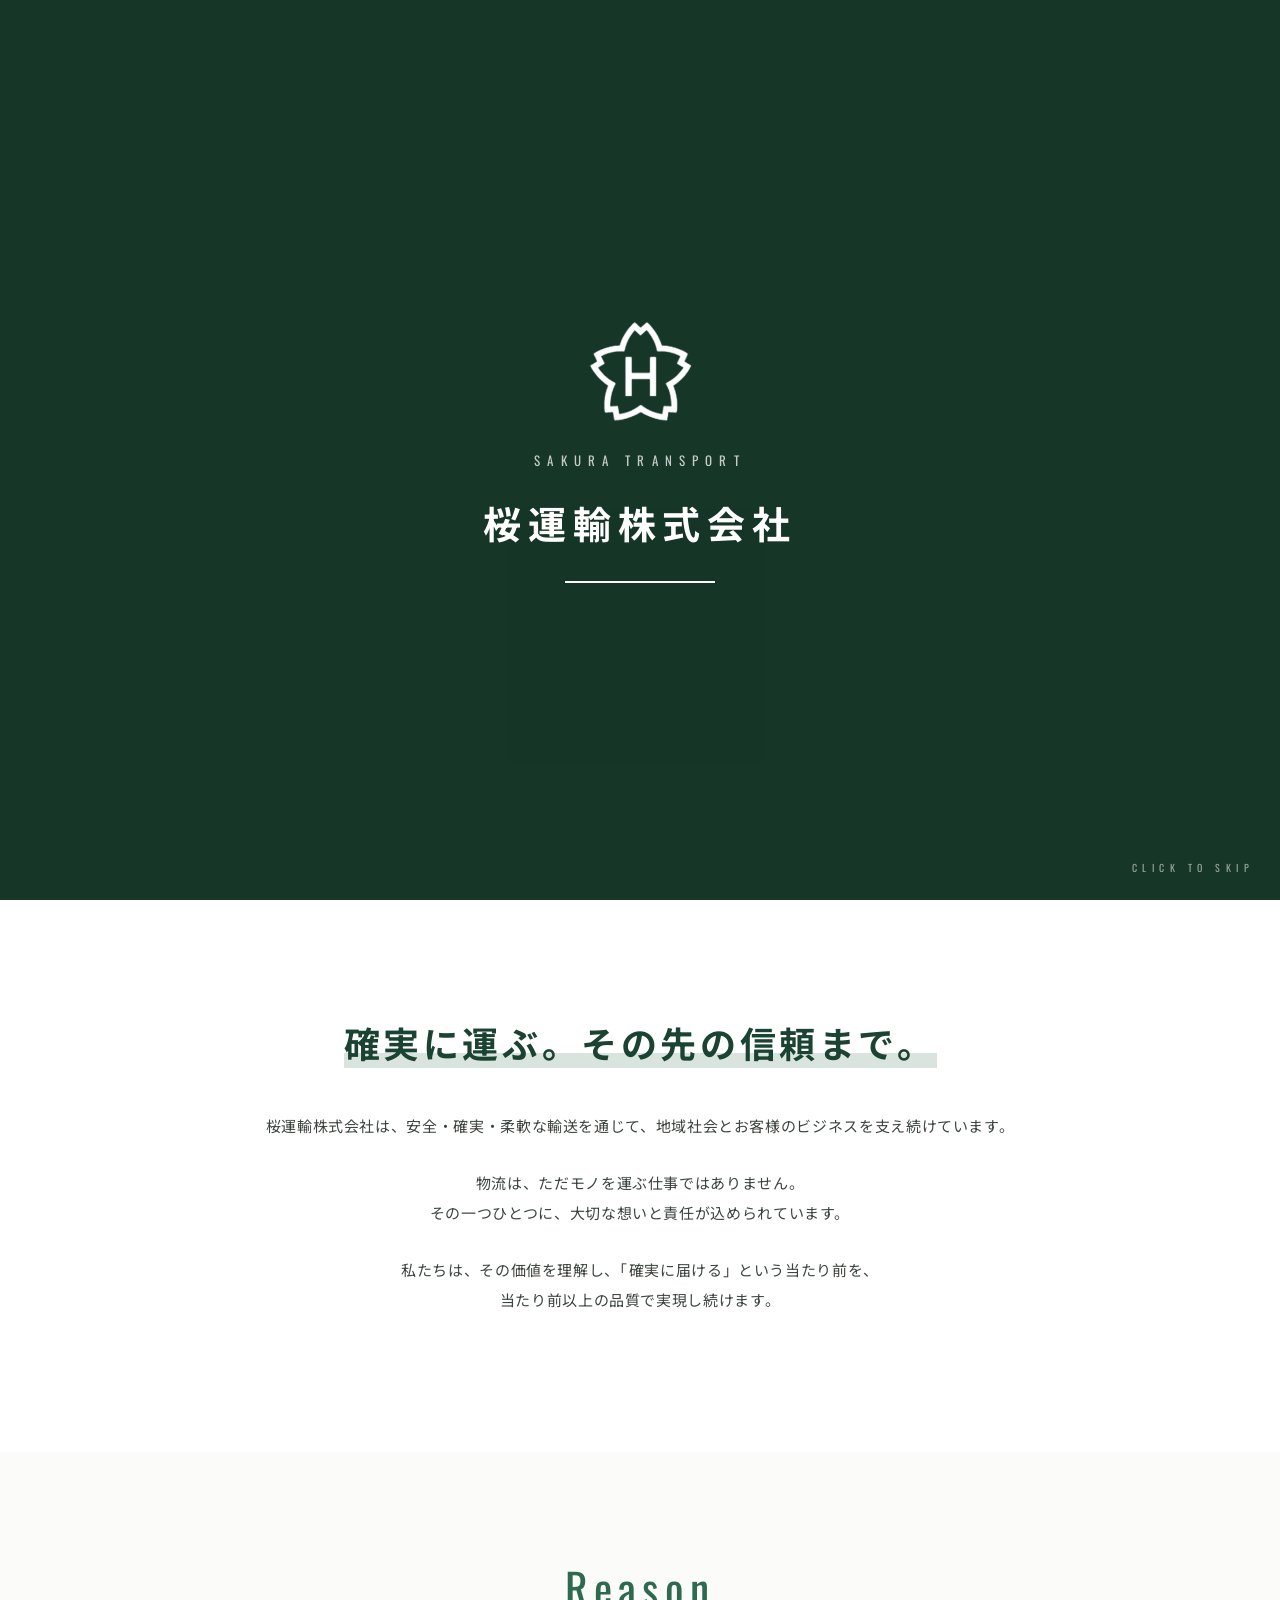
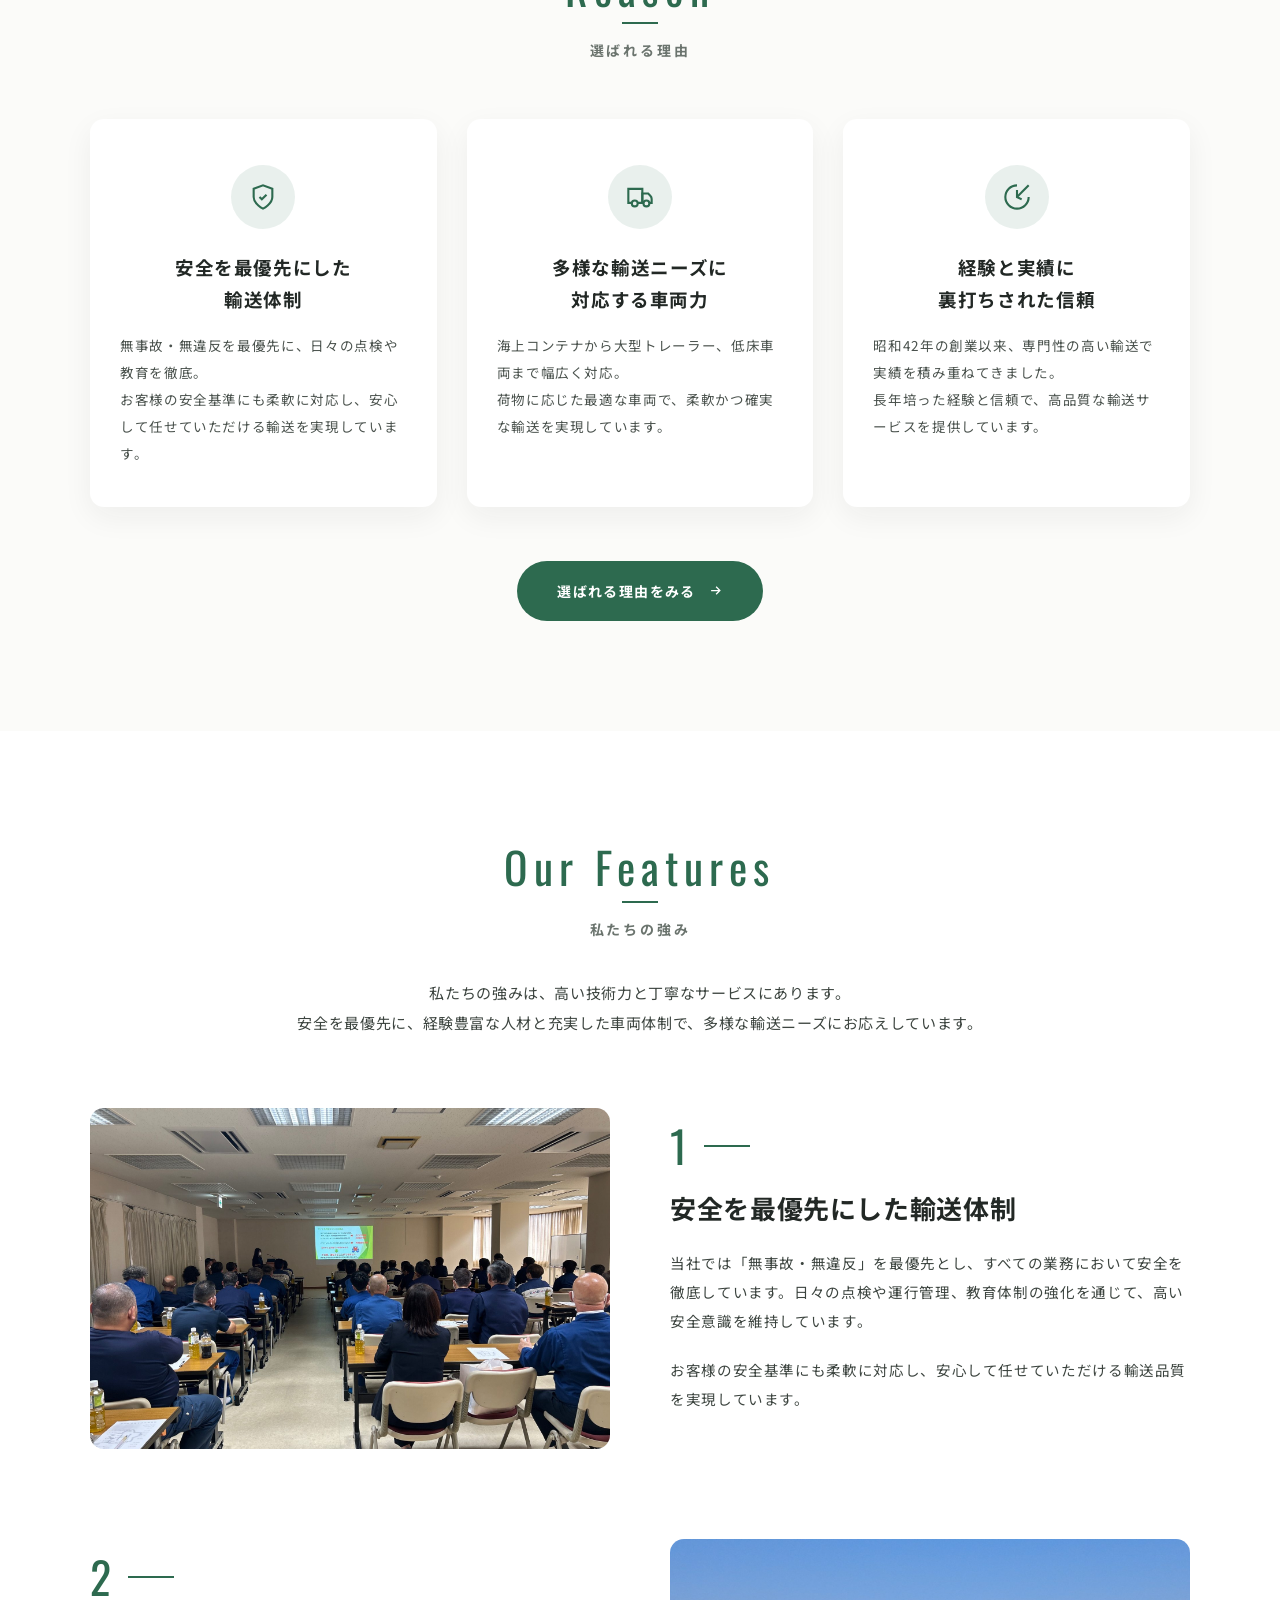
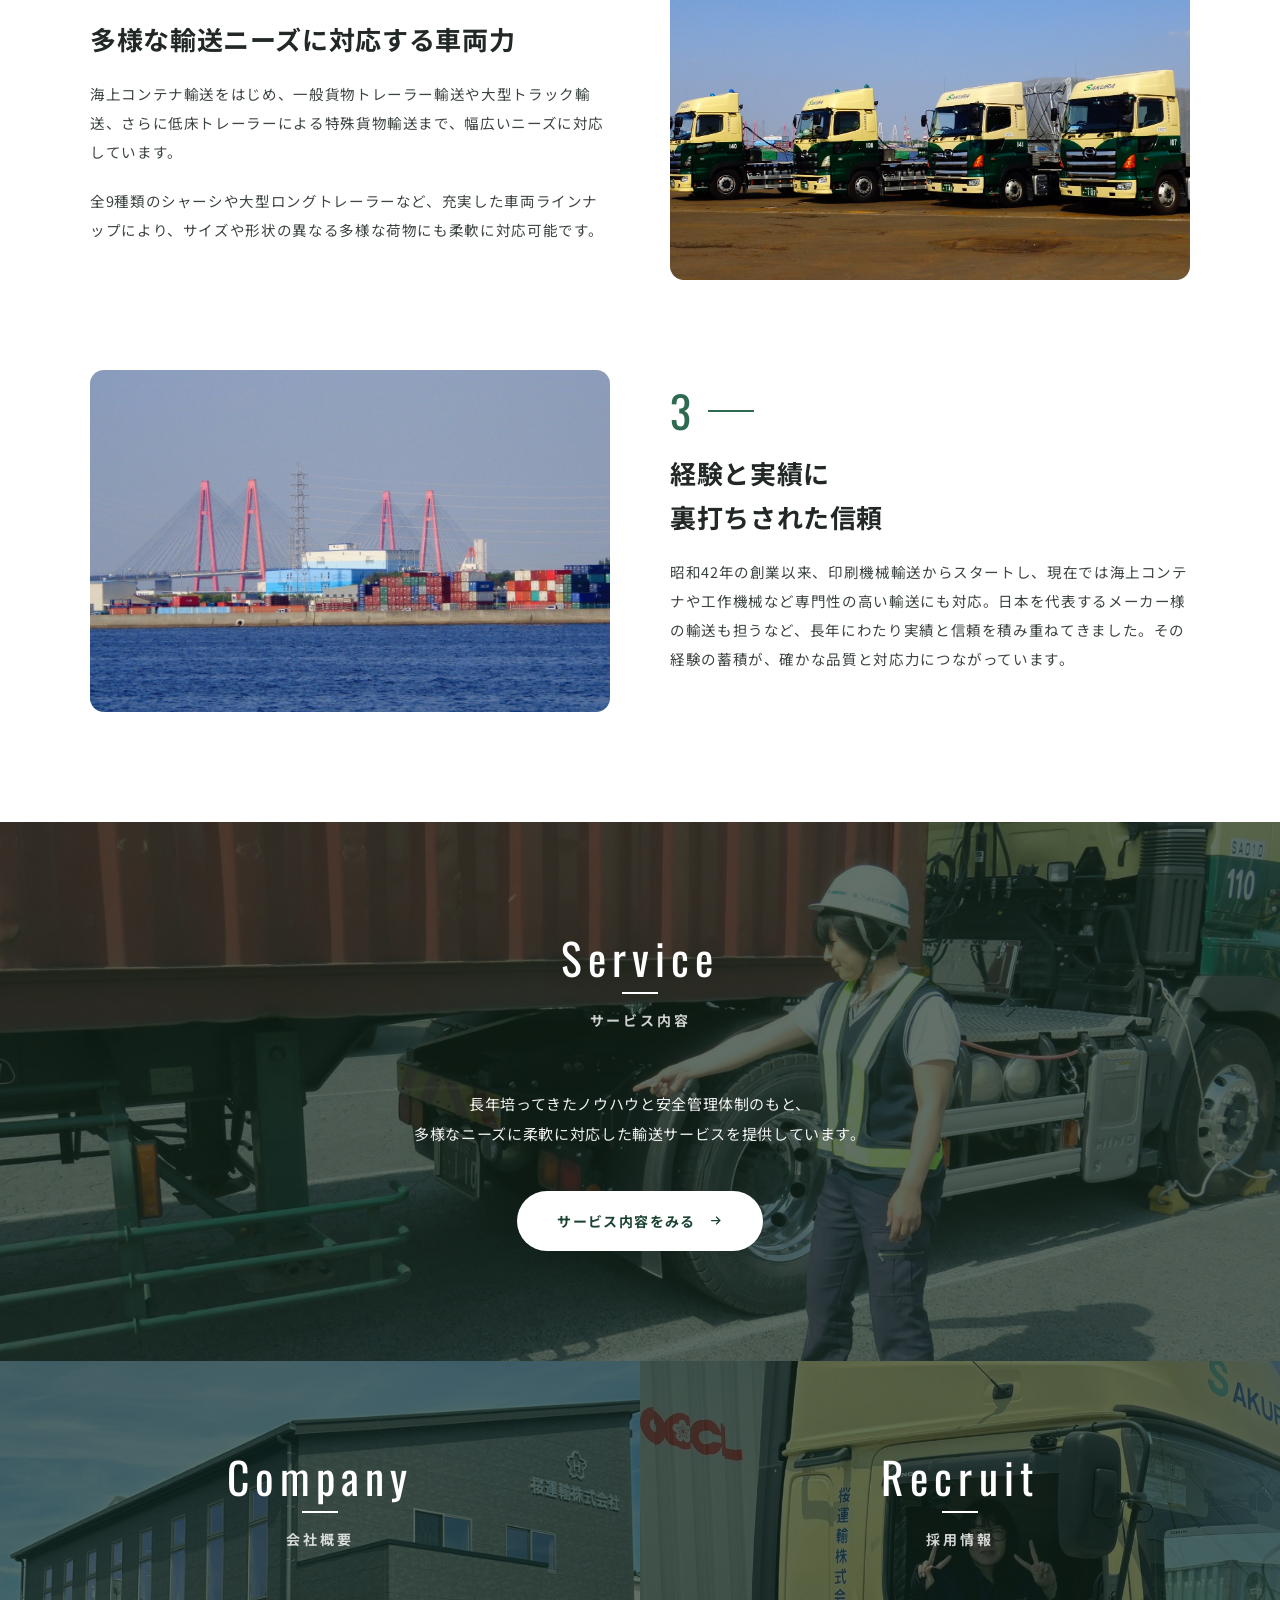
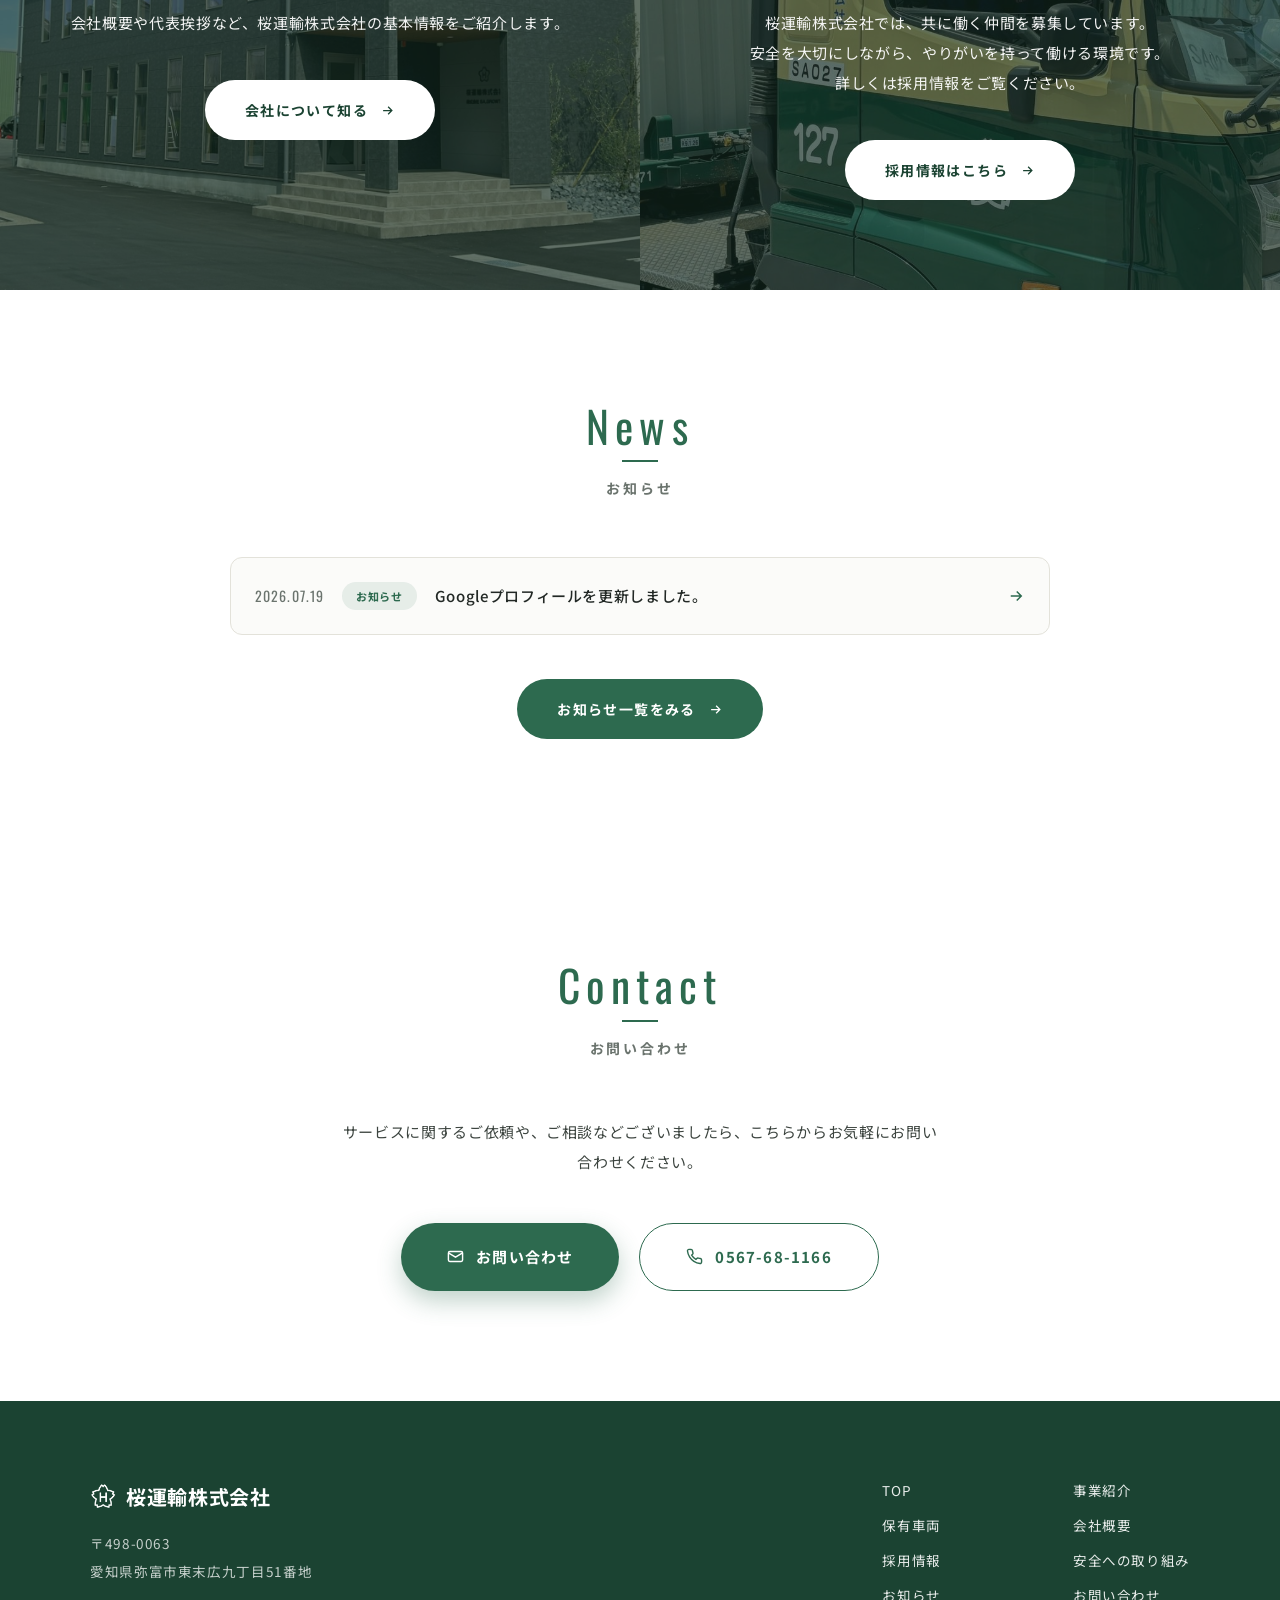
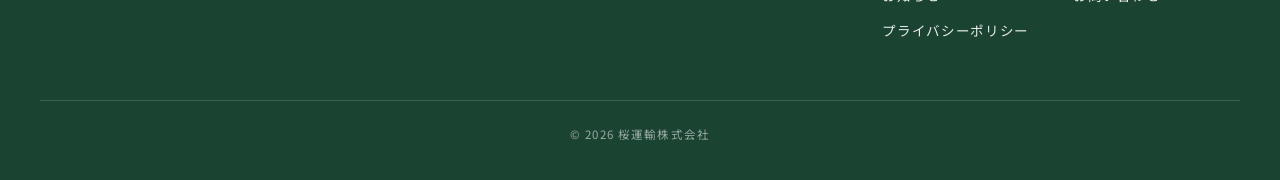
<file: index.html>
<!DOCTYPE html>
<html lang="ja">
<head>
<meta charset="UTF-8">
<meta name="viewport" content="width=device-width, initial-scale=1.0">
<meta name="description" content="愛知県弥富市の桜運輸株式会社。海上コンテナ輸送を中心に、特殊輸送・トレーラー輸送・ミキサー輸送まで、安全・確実な輸送サービスを提供します。">
<link rel="icon" type="image/png" href="assets/img/logo_sakura.png">
<title>桜運輸株式会社｜愛知県弥富市の海上コンテナ・貨物輸送</title>
<link rel="preconnect" href="https://fonts.googleapis.com">
<link rel="preconnect" href="https://fonts.gstatic.com" crossorigin>
<link href="https://fonts.googleapis.com/css2?family=Noto+Sans+JP:wght@400;500;700&family=Oswald:wght@400;500&display=swap" rel="stylesheet">
<link rel="canonical" href="https://www.sakuraunyu.com/">
<meta property="og:type" content="website">
<meta property="og:locale" content="ja_JP">
<meta property="og:site_name" content="桜運輸株式会社">
<meta property="og:title" content="桜運輸株式会社｜愛知県弥富市の海上コンテナ・貨物輸送">
<meta property="og:description" content="愛知県弥富市の桜運輸株式会社。海上コンテナ輸送を中心に、特殊輸送・トレーラー輸送・ミキサー輸送まで、安全・確実な輸送サービスを提供します。">
<meta property="og:url" content="https://www.sakuraunyu.com/">
<meta property="og:image" content="https://www.sakuraunyu.com/assets/img/slide1.jpg">
<meta name="twitter:card" content="summary_large_image">
<script type="application/ld+json">
{
  "@context": "https://schema.org",
  "@type": "LocalBusiness",
  "@id": "https://www.sakuraunyu.com/#business",
  "name": "桜運輸株式会社",
  "alternateName": "SAKURA TRANSPORT",
  "url": "https://www.sakuraunyu.com/",
  "logo": "https://www.sakuraunyu.com/assets/img/logo_sakura.png",
  "image": "https://www.sakuraunyu.com/assets/img/slide1.jpg",
  "telephone": "+81-567-68-1166",
  "foundingDate": "1967-05",
  "description": "愛知県弥富市の運送会社。海上コンテナ輸送を中心に、特殊輸送・トレーラー輸送・コンクリートミキサー輸送まで、安全・確実な輸送サービスを提供します。",
  "address": {
    "@type": "PostalAddress",
    "postalCode": "498-0063",
    "addressRegion": "愛知県",
    "addressLocality": "弥富市",
    "streetAddress": "東末広九丁目51番地",
    "addressCountry": "JP"
  },
  "areaServed": ["東海", "関東", "関西"],
  "knowsAbout": ["海上コンテナ輸送", "トレーラー輸送", "一般貨物輸送", "コンクリートミキサー輸送"]
}
</script>
<script type="application/ld+json">
{
  "@context": "https://schema.org",
  "@type": "WebSite",
  "name": "桜運輸株式会社",
  "url": "https://www.sakuraunyu.com/"
}
</script>
<style>
:root{
  --green:#2d6a4f;
  --green-deep:#1b4332;
  --ink:#222825;
  --gray:#6b746e;
  --bg:#fbfbf9;
  --sans:"Noto Sans JP","Hiragino Kaku Gothic ProN",sans-serif;
  --en:"Oswald",sans-serif;
}
*{margin:0;padding:0;box-sizing:border-box}
html{scroll-behavior:smooth}
body{font-family:var(--sans);color:var(--ink);background:var(--bg);line-height:2;letter-spacing:.04em;overflow-x:hidden}
img{max-width:100%;display:block}
a{color:inherit;text-decoration:none}
ul{list-style:none}

/* ============ 読み込み時のオープニング演出 ============
   写真7枚の高速モンタージュ → 桜マーク＋社名の文字アニメ → 上へスライドして本編へ
   （--t はロゴ演出の開始時刻。2回目以降は .op-short で写真を飛ばして短縮再生） */
.opening{--t:3.85s;position:fixed;inset:0;z-index:1000;background:var(--green-deep);display:grid;place-items:center;overflow:hidden;cursor:pointer;transition:transform .9s cubic-bezier(.77,0,.18,1) .15s}
.opening.done{transform:translateY(-100%)}
.op-slides{position:absolute;inset:0}
.op-slides img{position:absolute;inset:0;width:100%;height:100%;object-fit:cover;opacity:0;animation:op-cut .62s cubic-bezier(.3,0,.4,1) both}
.op-slides::after{content:"";position:absolute;inset:0;background:rgba(10,25,17,.3)}
.op-slides img:nth-child(1){animation-delay:.15s}
.op-slides img:nth-child(2){animation-delay:.65s}
.op-slides img:nth-child(3){animation-delay:1.15s}
.op-slides img:nth-child(4){animation-delay:1.65s}
.op-slides img:nth-child(5){animation-delay:2.15s}
.op-slides img:nth-child(6){animation-delay:2.65s}
.op-slides img:nth-child(7){animation-delay:3.15s}
@keyframes op-cut{0%{opacity:0;transform:scale(1.07)}12%{opacity:1}88%{opacity:1;transform:scale(1)}100%{opacity:0}}
.op-brand{position:relative;z-index:2;text-align:center;color:#fff}
.op-mark{width:clamp(72px,10vw,110px);height:auto;margin:0 auto 18px;opacity:0;animation:op-mark .8s cubic-bezier(.34,1.45,.4,1) calc(var(--t)) both}
@keyframes op-mark{from{opacity:0;transform:scale(.2) rotate(-150deg)}to{opacity:1;transform:scale(1) rotate(0deg)}}
.op-brand .en{font-family:var(--en);font-size:13px;letter-spacing:.55em;display:block;margin-bottom:12px;color:rgba(255,255,255,.75);opacity:0;animation:op-en 1s calc(var(--t) + .85s) both}
@keyframes op-en{from{opacity:0;letter-spacing:.95em}to{opacity:1;letter-spacing:.55em}}
.op-brand .ja{font-size:clamp(24px,3.6vw,38px);font-weight:700;letter-spacing:.18em;display:block;overflow:hidden}
.op-brand .ja i{font-style:normal;display:inline-block;transform:translateY(120%);animation:op-rise .7s cubic-bezier(.22,1,.36,1) both}
.op-brand .ja i:nth-child(1){animation-delay:calc(var(--t) + .30s)}
.op-brand .ja i:nth-child(2){animation-delay:calc(var(--t) + .37s)}
.op-brand .ja i:nth-child(3){animation-delay:calc(var(--t) + .44s)}
.op-brand .ja i:nth-child(4){animation-delay:calc(var(--t) + .51s)}
.op-brand .ja i:nth-child(5){animation-delay:calc(var(--t) + .58s)}
.op-brand .ja i:nth-child(6){animation-delay:calc(var(--t) + .65s)}
.op-brand .ja i:nth-child(7){animation-delay:calc(var(--t) + .72s)}
@keyframes op-rise{to{transform:translateY(0)}}
.op-brand .bar{width:0;height:2px;background:#fff;margin:20px auto 0;animation:op-bar .9s cubic-bezier(.22,1,.36,1) calc(var(--t) + 1.15s) both}
@keyframes op-bar{to{width:150px}}
.opening.done .op-brand{animation:op-out .4s forwards}
@keyframes op-out{to{opacity:0}}
.op-skip{position:absolute;right:26px;bottom:22px;z-index:3;font-family:var(--en);font-size:10px;letter-spacing:.3em;color:rgba(255,255,255,.55);opacity:0;animation:op-en 1s 1.2s forwards}
/* 同一セッション2回目以降：写真モンタージュを省略した短縮版 */
.opening.op-short{--t:.15s}
.opening.op-short .op-slides{display:none}

/* ============ ページ遷移カーテン ============ */
.curtain{position:fixed;inset:0;z-index:990;pointer-events:none;display:grid;place-items:center}
.curtain::before{content:"";position:absolute;inset:0;background:var(--green-deep);transform:scaleY(0);transform-origin:bottom}
.curtain .mark{position:relative;color:#fff;font-size:26px;font-weight:700;letter-spacing:.3em;opacity:0}
.curtain.play{pointer-events:auto}
.curtain.play::before{animation:cur-in .55s cubic-bezier(.77,0,.18,1) forwards,cur-out .55s cubic-bezier(.77,0,.18,1) .75s forwards}
.curtain.play .mark{animation:mark-in .4s .35s forwards,op-out .3s .85s forwards}
@keyframes cur-in{to{transform:scaleY(1);transform-origin:bottom}}
@keyframes cur-out{from{transform:scaleY(1);transform-origin:top}to{transform:scaleY(0);transform-origin:top}}
@keyframes mark-in{from{opacity:0;transform:translateY(14px)}to{opacity:1;transform:none}}

/* ============ ヘッダー（元と同じ白ヘッダー＋動きだけ追加） ============ */
.header{position:fixed;top:0;left:0;right:0;z-index:100;display:flex;align-items:center;justify-content:space-between;background:#fff;height:76px;padding-left:32px;box-shadow:0 1px 0 rgba(0,0,0,.06);transform:translateY(-100%);transition:height .35s}
body.loaded .header{animation:hd-in .7s cubic-bezier(.22,1,.36,1) .75s forwards}
@keyframes hd-in{to{transform:none}}
.header.shrink{height:62px}
.brand{font-size:19px;font-weight:700;letter-spacing:.06em}
.gnav{display:flex;align-items:center;height:100%}
.gnav a:not(.cta){font-size:14px;font-weight:700;padding:0 16px;position:relative;height:100%;display:flex;align-items:center;transition:color .3s}
.gnav a:not(.cta)::after{content:"";position:absolute;left:16px;right:16px;bottom:16px;height:2px;background:var(--green);transform:scaleX(0);transform-origin:right;transition:transform .35s cubic-bezier(.22,1,.36,1)}
.gnav a:not(.cta):hover{color:var(--green)}
.gnav a:not(.cta):hover::after{transform:scaleX(1);transform-origin:left}
.gnav .cta{display:flex;align-items:center;height:100%;background:var(--green);color:#fff;font-weight:700;padding:0 34px;margin-left:14px;position:relative;overflow:hidden}
.gnav .cta span{position:relative;z-index:1}
.gnav .cta::before{content:"";position:absolute;inset:0;background:var(--green-deep);transform:scaleX(0);transform-origin:right;transition:transform .4s cubic-bezier(.22,1,.36,1)}
.gnav .cta:hover::before{transform:scaleX(1);transform-origin:left}
@media(max-width:1080px){.gnav a:not(.cta){display:none}}

/* ============ ハンバーガーメニュー（全画面ドロワー） ============ */
.menu-btn{width:76px;height:100%;flex:0 0 auto;background:var(--green-deep);border:none;cursor:pointer;position:relative;z-index:210;display:none;place-items:center}
.menu-btn .bars{width:26px;height:18px;position:relative}
.menu-btn .bars span{position:absolute;left:0;width:100%;height:2px;background:#fff;border-radius:2px;transition:transform .35s cubic-bezier(.22,1,.36,1),opacity .25s,top .35s}
.menu-btn .bars span:nth-child(1){top:0}
.menu-btn .bars span:nth-child(2){top:8px}
.menu-btn .bars span:nth-child(3){top:16px}
body.menu-open .menu-btn .bars span:nth-child(1){top:8px;transform:rotate(45deg)}
body.menu-open .menu-btn .bars span:nth-child(2){opacity:0}
body.menu-open .menu-btn .bars span:nth-child(3){top:8px;transform:rotate(-45deg)}
/* PCでは非表示。1080px以下（タブレット・スマホ）でのみ表示する。
   この上書きは .menu-btn の display:none より後に書くこと（メディアクエリは詳細度を上げないため） */
@media(max-width:1080px){.menu-btn{display:grid}}
.mnav{position:fixed;inset:0;z-index:205;background:var(--green-deep);display:grid;place-items:center;opacity:0;pointer-events:none;transition:opacity .45s}
body.menu-open .mnav{opacity:1;pointer-events:auto}
.mnav nav{display:grid;grid-template-columns:repeat(2,auto);gap:30px 72px;font-size:18px;font-weight:700;color:#fff;letter-spacing:.06em}
.mnav nav a{opacity:0;transform:translateY(16px);transition:opacity .5s cubic-bezier(.22,1,.36,1),transform .5s cubic-bezier(.22,1,.36,1),color .3s}
body.menu-open .mnav nav a{opacity:1;transform:none}
.mnav nav a:nth-child(2n){transition-delay:.08s}
.mnav nav a:hover{color:#9fd4b4}
@media(max-width:480px){.mnav nav{gap:24px 44px;font-size:16px}}

/* ============ ヒーロー（元と同じ写真・同じコピー） ============ */
.hero{position:relative;height:100svh;min-height:600px;overflow:hidden;display:flex;align-items:center}
.hero__bg{position:absolute;inset:0;background:url("assets/img/slide1.jpg") center/cover no-repeat;transform:scale(1.12)}
body.loaded .hero__bg{animation:kenburns 8s cubic-bezier(.22,1,.36,1) .6s forwards}
@keyframes kenburns{to{transform:scale(1)}}
.hero::after{content:"";position:absolute;inset:0;background:linear-gradient(to right,rgba(15,30,22,.5),rgba(15,30,22,.12) 60%)}
.hero__inner{position:relative;z-index:2;color:#fff;padding:60px 40px 0;max-width:1220px;margin:0 auto;width:100%}
.hero h1{font-size:clamp(30px,4.8vw,58px);font-weight:700;line-height:1.6;letter-spacing:.06em;text-shadow:0 2px 22px rgba(0,0,0,.4)}
.hero h1 .line{display:block;overflow:hidden}
.hero h1 .line span{display:inline-block;transform:translateY(112%);}
body.loaded .hero h1 .line:nth-child(1) span{animation:rise 1s cubic-bezier(.22,1,.36,1) 1.05s forwards}
body.loaded .hero h1 .line:nth-child(2) span{animation:rise 1s cubic-bezier(.22,1,.36,1) 1.22s forwards}
@keyframes rise{to{transform:translateY(0)}}
.hero__co{margin-top:26px;font-size:clamp(16px,1.8vw,22px);font-weight:700;letter-spacing:.14em;opacity:0}
body.loaded .hero__co{animation:fade-up 1s 1.6s forwards}
@keyframes fade-up{from{opacity:0;transform:translateY(18px)}to{opacity:1;transform:none}}
.hero__scroll{position:absolute;left:40px;bottom:0;z-index:3;color:#fff;font-family:var(--en);font-size:10px;letter-spacing:.3em;display:flex;flex-direction:column;align-items:center;gap:10px;opacity:0}
body.loaded .hero__scroll{animation:fade-up 1s 2s forwards}
.hero__scroll::after{content:"";width:1px;height:60px;background:linear-gradient(#fff,transparent);animation:scr 2.2s 2s infinite}
@keyframes scr{0%{transform:scaleY(0);transform-origin:top}45%{transform:scaleY(1);transform-origin:top}55%{transform:scaleY(1);transform-origin:bottom}100%{transform:scaleY(0);transform-origin:bottom}}

/* ============ 共通 ============ */
.section{padding:110px 40px}
.wrap{max-width:1100px;margin:0 auto}
.label{text-align:center;margin-bottom:54px}
.label .en{font-family:var(--en);font-size:clamp(30px,3.4vw,44px);letter-spacing:.14em;color:var(--green);display:block;line-height:1.2}
.label .ja{font-size:14px;font-weight:700;letter-spacing:.2em;color:var(--gray);display:inline-block;margin-top:8px;position:relative;padding-top:14px}
.label .ja::before{content:"";position:absolute;top:0;left:50%;transform:translateX(-50%);width:36px;height:2px;background:var(--green)}
.more{display:inline-flex;align-items:center;gap:12px;font-size:14px;font-weight:700;letter-spacing:.1em;color:#fff;background:var(--green);padding:16px 40px;border-radius:999px;position:relative;overflow:hidden;transition:box-shadow .3s,transform .3s}
.more:hover{transform:translateY(-3px);box-shadow:0 12px 26px rgba(45,106,79,.35)}
.more .ic{display:inline-flex;transition:transform .3s}
.more:hover .ic{transform:translateX(5px)}
.more svg{width:15px;height:15px}
/* スクロール連動表示 */
.rev{opacity:0;transform:translateY(38px);transition:opacity 1s cubic-bezier(.22,1,.36,1),transform 1s cubic-bezier(.22,1,.36,1)}
.rev.on{opacity:1;transform:none}
.rev.d1{transition-delay:.14s}.rev.d2{transition-delay:.28s}.rev.d3{transition-delay:.42s}

/* ============ メッセージ（元の文章そのまま） ============ */
.message{text-align:center;background:#fff}
.message h2{font-size:clamp(24px,3vw,36px);font-weight:700;letter-spacing:.1em;line-height:1.8;margin-bottom:36px;color:var(--green-deep)}
.message h2 .u{background:linear-gradient(transparent 72%,rgba(45,106,79,.18) 72%)}
.message p{font-size:15px;color:#3c443f;max-width:760px;margin:0 auto 1.8em}

/* ============ Reason（元の3項目そのまま） ============ */
.reason{background:var(--bg)}
.reason__grid{display:grid;grid-template-columns:repeat(3,1fr);gap:30px;margin-bottom:54px}
.rcard{background:#fff;border-radius:14px;padding:46px 30px 40px;text-align:center;box-shadow:0 10px 30px rgba(34,40,37,.06);transition:transform .45s cubic-bezier(.22,1,.36,1),box-shadow .45s}
.rcard:hover{transform:translateY(-10px);box-shadow:0 24px 48px rgba(34,40,37,.12)}
.rcard .ic{width:64px;height:64px;margin:0 auto 22px;border-radius:50%;background:rgba(45,106,79,.1);display:grid;place-items:center;color:var(--green);transition:background .4s,color .4s,transform .5s}
.rcard:hover .ic{background:var(--green);color:#fff;transform:rotateY(180deg)}
.rcard .ic svg{width:28px;height:28px}
.rcard h3{font-size:18.5px;font-weight:700;line-height:1.75;margin-bottom:16px}
.rcard p{font-size:13.5px;color:#4a524d;text-align:left}
@media(max-width:900px){.reason__grid{grid-template-columns:1fr}}

/* ============ Our Features（元の文章そのまま・番号付き） ============ */
.features{background:#fff}
.features .lead{text-align:center;font-size:15px;color:#3c443f;max-width:720px;margin:-20px auto 70px}
.feature{display:grid;grid-template-columns:1fr 1fr;gap:60px;align-items:center;margin-bottom:90px}
.feature:last-child{margin-bottom:0}
.feature .img{overflow:hidden;border-radius:14px;position:relative}
.feature .img img{aspect-ratio:16/10.5;object-fit:cover;transition:transform 1.1s cubic-bezier(.22,1,.36,1)}
.feature:hover .img img{transform:scale(1.06)}
.feature.alt .img{order:2}
.feature .no{display:flex;align-items:center;gap:16px;margin-bottom:18px}
.feature .no .n{font-family:var(--en);font-size:44px;color:var(--green);line-height:1}
.feature .no::after{content:"";flex:0 0 46px;height:2px;background:var(--green)}
.feature h3{font-size:clamp(20px,2.2vw,26px);font-weight:700;line-height:1.7;margin-bottom:18px}
.feature p{font-size:14.5px;color:#3c443f;margin-bottom:1.4em}
@media(max-width:900px){.feature{grid-template-columns:1fr;gap:30px}.feature.alt .img{order:0}}

/* ============ Service / Company / Recruit（元の構成＝紹介文＋リンクのみ） ============ */
.banner{position:relative;color:#fff;overflow:hidden}
.banner .bg{position:absolute;inset:0;background-size:cover;background-position:center;transform:scale(1.08);transition:transform 1.4s cubic-bezier(.22,1,.36,1)}
.banner:hover .bg{transform:scale(1.02)}
.banner::after{content:"";position:absolute;inset:0;background:rgba(18,38,28,.66)}
.banner .in{position:relative;z-index:2;text-align:center;padding:110px 40px;max-width:820px;margin:0 auto}
.banner .label .en{color:#fff}
.banner .label .ja{color:rgba(255,255,255,.8)}
.banner .label .ja::before{background:#fff}
.banner p{font-size:15px;margin-bottom:42px;color:rgba(255,255,255,.94)}
.banner .more{background:#fff;color:var(--green-deep)}
.banner .more:hover{box-shadow:0 12px 26px rgba(0,0,0,.3)}
.banner--service .bg{background-image:url("assets/img/top_container.jpg")}
.banner--company .bg{background-image:url("assets/img/office.jpg")}
.banner--recruit .bg{background-image:url("assets/img/top_driver127.jpg");background-position:center 30%}
.duo2{display:grid;grid-template-columns:1fr 1fr}
.duo2 .banner .in{padding:90px 40px}
@media(max-width:820px){.duo2{grid-template-columns:1fr}}

/* ============ Contact（元の内容そのまま） ============ */
.contact{background:#fff;text-align:center}
.contact p.lead{max-width:600px;margin:0 auto 46px;font-size:15px;color:#3c443f}
.contact__btns{display:flex;justify-content:center;gap:20px;flex-wrap:wrap}
.btn{display:inline-flex;align-items:center;gap:12px;padding:18px 46px;font-size:15px;font-weight:700;letter-spacing:.08em;border-radius:999px;transition:transform .3s,box-shadow .3s,background .3s,color .3s}
.btn:hover{transform:translateY(-3px)}
.btn--fill{background:var(--green);color:#fff;box-shadow:0 10px 24px rgba(45,106,79,.3)}
.btn--fill:hover{background:var(--green-deep)}
.btn--line{border:1.5px solid var(--green);color:var(--green)}
.btn--line:hover{background:rgba(45,106,79,.07)}
.btn svg{width:17px;height:17px}

/* ============ フッター（元の項目そのまま） ============ */
.footer{background:var(--green-deep);color:rgba(255,255,255,.9);padding:76px 40px 34px}
.footer .wrap{display:flex;justify-content:space-between;gap:44px;flex-wrap:wrap}
.footer .name{font-size:20px;font-weight:700;color:#fff;margin-bottom:12px}
.footer address{font-style:normal;font-size:13.5px;line-height:2.1;color:rgba(255,255,255,.75)}
.footer nav{display:grid;grid-template-columns:repeat(2,auto);gap:8px 44px;font-size:13.5px}
.footer nav a{position:relative;transition:opacity .3s}
.footer nav a:hover{opacity:.7}
.footer .copy{margin-top:56px;padding-top:22px;border-top:1px solid rgba(255,255,255,.15);text-align:center;font-size:11.5px;letter-spacing:.1em;color:rgba(255,255,255,.55)}

/* スマホでヘッダーが折り返さないよう微調整 */
@media(max-width:520px){.brand{font-size:14.5px}.gnav .cta{padding:0 16px;font-size:12.5px}.header{padding-left:16px}.menu-btn{width:60px}}

/* ヘッダーロゴ＋ボタン密着レイアウト */
.header{justify-content:flex-start}
.gnav{margin-left:auto}
.brand{display:flex;align-items:center;gap:9px}
.brand img{width:28px;height:auto;flex:0 0 auto}

/* スマホ: ヒーローの見出しがフレーズ単位で1行に収まるよう調整 */
@media(max-width:480px){
  .hero__inner{padding:60px 22px 0}
  .hero h1{font-size:clamp(19px,5.9vw,26px);line-height:1.8;letter-spacing:.04em}
  .hero__co{font-size:14px}
  .hero__scroll{left:22px}
}

/* メニュー展開中はヘッダー（×ボタン含む）を前面に出す */
body.menu-open .header{z-index:220}
/* カーテン・フッターの白ロゴ */
.curtain .mark{display:flex;flex-direction:column;align-items:center;gap:16px}
.curtain .mark img{width:54px;height:auto}
.footer .name{display:flex;align-items:center;gap:10px}
.footer .name img{width:26px;height:auto}

/* ============ トップのお知らせ（新着） ============ */
.news{background:#fff}
.hnews{display:flex;align-items:center;gap:18px;max-width:820px;margin:0 auto;padding:24px 24px;border:1px solid #e3e2da;border-radius:12px;background:var(--bg);transition:box-shadow .35s cubic-bezier(.22,1,.36,1),transform .35s cubic-bezier(.22,1,.36,1),border-color .35s}
.hnews:hover{transform:translateY(-3px);box-shadow:0 14px 30px rgba(34,40,37,.09);border-color:transparent}
.hnews__date{font-family:var(--en);font-size:14px;letter-spacing:.08em;color:var(--gray);flex:0 0 auto}
.hnews__cat{font-size:11px;font-weight:700;color:var(--green);background:rgba(45,106,79,.1);border-radius:999px;padding:3px 14px;flex:0 0 auto}
.hnews__ttl{font-size:15px;font-weight:500;line-height:1.6;flex:1 1 auto;transition:color .3s}
.hnews:hover .hnews__ttl{color:var(--green)}
.hnews__arw{color:var(--green);flex:0 0 auto;display:flex;transition:transform .3s}
.hnews:hover .hnews__arw{transform:translateX(4px)}
.hnews__arw svg{width:18px;height:18px}
@media(max-width:640px){.hnews{flex-wrap:wrap;gap:10px 14px}.hnews__ttl{flex:1 1 100%;order:3}}
</style>
</head>
<body>

<!-- オープニング演出（写真モンタージュ→ロゴ。クリックでスキップ） -->
<div class="opening" id="opening" title="クリックでスキップ">
  <div class="op-slides" aria-hidden="true">
    <img src="assets/img/slide1.jpg" alt="">
    <img src="assets/img/top_container.jpg" alt="">
    <img src="assets/img/top_trucks1.jpg" alt="">
    <img src="assets/img/top_driver113.jpg" alt="">
    <img src="assets/img/slide3.jpg" alt="">
    <img src="assets/img/slide2.jpg" alt="">
    <img src="assets/img/office.jpg" alt="">
  </div>
  <div class="op-brand">
    <img class="op-mark" src="assets/img/logo_sakura_white.png" alt="桜運輸のロゴマーク">
    <span class="en">SAKURA TRANSPORT</span>
    <span class="ja"><i>桜</i><i>運</i><i>輸</i><i>株</i><i>式</i><i>会</i><i>社</i></span>
    <div class="bar"></div>
  </div>
  <span class="op-skip">CLICK TO SKIP</span>
</div>

<!-- ページ遷移カーテン -->
<div class="curtain" id="curtain"><span class="mark"><img src="assets/img/logo_sakura_white.png" alt="">桜運輸株式会社</span></div>

<header class="header" id="header">
  <a class="brand" href="index.html" data-transition><img src="assets/img/logo_sakura_green.png" alt="桜運輸のロゴ">桜運輸株式会社</a>
  <nav class="gnav">
    <a href="index.html" data-transition>TOP</a>
    <a href="our_business.html" data-transition>事業紹介</a>
    <a href="vehicle.html" data-transition>保有車両</a>
    <a href="company.html" data-transition>会社概要</a>
    <a href="recruit.html" data-transition>採用情報</a>
    <a href="safety.html" data-transition>安全の取り組み</a>
    <a href="news.html" data-transition>お知らせ</a>
    <a class="cta" href="contact.html" data-transition><span>お問い合わせ</span></a>
  </nav>
  <button class="menu-btn" id="menuBtn" aria-label="メニューを開く"><span class="bars"><span></span><span></span><span></span></span></button>
</header>

<div class="mnav" id="mnav">
  <nav>
    <a href="index.html" data-transition>TOP</a><a href="our_business.html" data-transition>事業紹介</a>
    <a href="vehicle.html" data-transition>保有車両</a><a href="company.html" data-transition>会社概要</a>
    <a href="recruit.html" data-transition>採用情報</a><a href="safety.html" data-transition>安全への取り組み</a>
    <a href="news.html" data-transition>お知らせ</a><a href="contact.html" data-transition>お問い合わせ</a>
  </nav>
</div>

<section class="hero">
  <div class="hero__bg"></div>
  <div class="hero__inner">
    <h1>
      <span class="line"><span>より良い輸送を創造する</span></span>
      <span class="line"><span>リーディングカンパニーへ</span></span>
    </h1>
    <div class="hero__co">桜運輸株式会社</div>
  </div>
  <div class="hero__scroll">SCROLL</div>
</section>

<section class="section message">
  <div class="wrap">
    <h2 class="rev"><span class="u">確実に運ぶ。その先の信頼まで。</span></h2>
    <p class="rev d1">桜運輸株式会社は、安全・確実・柔軟な輸送を通じて、地域社会とお客様のビジネスを支え続けています。</p>
    <p class="rev d2">物流は、ただモノを運ぶ仕事ではありません。<br>その一つひとつに、大切な想いと責任が込められています。</p>
    <p class="rev d3">私たちは、その価値を理解し、「確実に届ける」という当たり前を、<br>当たり前以上の品質で実現し続けます。</p>
  </div>
</section>

<section class="section reason">
  <div class="wrap">
    <div class="label rev"><span class="en">Reason</span><span class="ja">選ばれる理由</span></div>
    <div class="reason__grid">
      <div class="rcard rev">
        <div class="ic"><svg viewBox="0 0 24 24" fill="none" stroke="currentColor" stroke-width="1.8"><path d="M12 22s8-4 8-10V5l-8-3-8 3v7c0 6 8 10 8 10Z"/><path d="m9 12 2 2 4-4"/></svg></div>
        <h3>安全を最優先にした<br>輸送体制</h3>
        <p>無事故・無違反を最優先に、日々の点検や教育を徹底。<br>お客様の安全基準にも柔軟に対応し、安心して任せていただける輸送を実現しています。</p>
      </div>
      <div class="rcard rev d1">
        <div class="ic"><svg viewBox="0 0 24 24" fill="none" stroke="currentColor" stroke-width="1.8"><path d="M10 17h4V5H2v12h3"/><path d="M20 17h2v-3.34a4 4 0 0 0-1.17-2.83L19 9h-5v8h1"/><circle cx="7.5" cy="17.5" r="2.5"/><circle cx="17.5" cy="17.5" r="2.5"/></svg></div>
        <h3>多様な輸送ニーズに<br>対応する車両力</h3>
        <p>海上コンテナから大型トレーラー、低床車両まで幅広く対応。<br>荷物に応じた最適な車両で、柔軟かつ確実な輸送を実現しています。</p>
      </div>
      <div class="rcard rev d2">
        <div class="ic"><svg viewBox="0 0 24 24" fill="none" stroke="currentColor" stroke-width="1.8"><path d="M12 2a10 10 0 1 0 10 10"/><path d="M12 6v6l4 2"/><path d="M22 2 12 12"/></svg></div>
        <h3>経験と実績に<br>裏打ちされた信頼</h3>
        <p>昭和42年の創業以来、専門性の高い輸送で実績を積み重ねてきました。<br>長年培った経験と信頼で、高品質な輸送サービスを提供しています。</p>
      </div>
    </div>
    <div class="rev" style="text-align:center">
      <a class="more" href="reason.html" data-transition>選ばれる理由をみる
        <span class="ic"><svg viewBox="0 0 24 24" fill="none" stroke="currentColor" stroke-width="2"><path d="M5 12h14M13 6l6 6-6 6"/></svg></span>
      </a>
    </div>
  </div>
</section>

<section class="section features">
  <div class="wrap">
    <div class="label rev"><span class="en">Our Features</span><span class="ja">私たちの強み</span></div>
    <p class="lead rev d1">私たちの強みは、高い技術力と丁寧なサービスにあります。<br>安全を最優先に、経験豊富な人材と充実した車両体制で、多様な輸送ニーズにお応えしています。</p>

    <div class="feature">
      <div class="img rev"><img src="assets/img/top_training.jpg" alt="安全を最優先にした輸送体制（社内安全教育の様子）" loading="lazy"></div>
      <div class="rev d1">
        <div class="no"><span class="n">1</span></div>
        <h3>安全を最優先にした輸送体制</h3>
        <p>当社では「無事故・無違反」を最優先とし、すべての業務において安全を徹底しています。日々の点検や運行管理、教育体制の強化を通じて、高い安全意識を維持しています。</p>
        <p>お客様の安全基準にも柔軟に対応し、安心して任せていただける輸送品質を実現しています。</p>
      </div>
    </div>

    <div class="feature alt">
      <div class="img rev"><img src="assets/img/top_trucks1.jpg" alt="多様な輸送ニーズに対応する車両力（保有車両の並び）" loading="lazy"></div>
      <div class="rev d1">
        <div class="no"><span class="n">2</span></div>
        <h3>多様な輸送ニーズに対応する車両力</h3>
        <p>海上コンテナ輸送をはじめ、一般貨物トレーラー輸送や大型トラック輸送、さらに低床トレーラーによる特殊貨物輸送まで、幅広いニーズに対応しています。</p>
        <p>全9種類のシャーシや大型ロングトレーラーなど、充実した車両ラインナップにより、サイズや形状の異なる多様な荷物にも柔軟に対応可能です。</p>
      </div>
    </div>

    <div class="feature">
      <div class="img rev"><img src="assets/img/slide2.jpg" alt="経験と実績に裏打ちされた信頼（名古屋港のコンテナターミナル）" loading="lazy"></div>
      <div class="rev d1">
        <div class="no"><span class="n">3</span></div>
        <h3>経験と実績に<br>裏打ちされた信頼</h3>
        <p>昭和42年の創業以来、印刷機械輸送からスタートし、現在では海上コンテナや工作機械など専門性の高い輸送にも対応。日本を代表するメーカー様の輸送も担うなど、長年にわたり実績と信頼を積み重ねてきました。その経験の蓄積が、確かな品質と対応力につながっています。</p>
      </div>
    </div>
  </div>
</section>

<section class="banner banner--service">
  <div class="bg"></div>
  <div class="in">
    <div class="label rev"><span class="en">Service</span><span class="ja">サービス内容</span></div>
    <p class="rev d1">長年培ってきたノウハウと安全管理体制のもと、<br>多様なニーズに柔軟に対応した輸送サービスを提供しています。</p>
    <div class="rev d2">
      <a class="more" href="our_business.html" data-transition>サービス内容をみる
        <span class="ic"><svg viewBox="0 0 24 24" fill="none" stroke="currentColor" stroke-width="2"><path d="M5 12h14M13 6l6 6-6 6"/></svg></span>
      </a>
    </div>
  </div>
</section>

<section class="duo2">
  <div class="banner banner--company">
    <div class="bg"></div>
    <div class="in">
      <div class="label rev"><span class="en">Company</span><span class="ja">会社概要</span></div>
      <p class="rev d1">会社概要や代表挨拶など、桜運輸株式会社の基本情報をご紹介します。</p>
      <div class="rev d2">
        <a class="more" href="company.html" data-transition>会社について知る
          <span class="ic"><svg viewBox="0 0 24 24" fill="none" stroke="currentColor" stroke-width="2"><path d="M5 12h14M13 6l6 6-6 6"/></svg></span>
        </a>
      </div>
    </div>
  </div>
  <div class="banner banner--recruit">
    <div class="bg"></div>
    <div class="in">
      <div class="label rev"><span class="en">Recruit</span><span class="ja">採用情報</span></div>
      <p class="rev d1">桜運輸株式会社では、共に働く仲間を募集しています。<br>安全を大切にしながら、やりがいを持って働ける環境です。<br>詳しくは採用情報をご覧ください。</p>
      <div class="rev d2">
        <a class="more" href="recruit.html" data-transition>採用情報はこちら
          <span class="ic"><svg viewBox="0 0 24 24" fill="none" stroke="currentColor" stroke-width="2"><path d="M5 12h14M13 6l6 6-6 6"/></svg></span>
        </a>
      </div>
    </div>
  </div>
</section>

<section class="section news">
  <div class="wrap">
    <div class="label rev"><span class="en">News</span><span class="ja">お知らせ</span></div>
    <!-- NEWS_TOP:START -->
    <a class="hnews rev d1" href="news/zq2yjenmx_d.html" data-transition>
      <span class="hnews__date">2026.07.19</span>
      <span class="hnews__cat">お知らせ</span>
      <span class="hnews__ttl">Googleプロフィールを更新しました。</span>
      <span class="hnews__arw"><svg viewBox="0 0 24 24" fill="none" stroke="currentColor" stroke-width="2"><path d="M5 12h14M13 6l6 6-6 6"/></svg></span>
    </a>
<!-- NEWS_TOP:END -->
    <div class="rev d2" style="text-align:center;margin-top:44px">
      <a class="more" href="news.html" data-transition>お知らせ一覧をみる
        <span class="ic"><svg viewBox="0 0 24 24" fill="none" stroke="currentColor" stroke-width="2"><path d="M5 12h14M13 6l6 6-6 6"/></svg></span>
      </a>
    </div>
  </div>
</section>

<section class="section contact" id="contact">
  <div class="label rev"><span class="en">Contact</span><span class="ja">お問い合わせ</span></div>
  <p class="lead rev d1">サービスに関するご依頼や、ご相談などございましたら、こちらからお気軽にお問い合わせください。</p>
  <div class="contact__btns rev d2">
    <a class="btn btn--fill" href="contact.html" data-transition>
      <svg viewBox="0 0 24 24" fill="none" stroke="currentColor" stroke-width="2"><rect x="2" y="5" width="20" height="14" rx="2"/><path d="m2 7 10 6L22 7"/></svg>
      お問い合わせ
    </a>
    <a class="btn btn--line" href="tel:0567681166">
      <svg viewBox="0 0 24 24" fill="none" stroke="currentColor" stroke-width="2"><path d="M22 16.9v3a2 2 0 0 1-2.2 2 19.8 19.8 0 0 1-8.6-3.1 19.5 19.5 0 0 1-6-6A19.8 19.8 0 0 1 2.1 4.2 2 2 0 0 1 4.1 2h3a2 2 0 0 1 2 1.7c.1 1 .4 2 .7 2.9a2 2 0 0 1-.5 2.1L8 10a16 16 0 0 0 6 6l1.3-1.3a2 2 0 0 1 2.1-.5c.9.3 1.9.6 2.9.7a2 2 0 0 1 1.7 2Z"/></svg>
      0567-68-1166
    </a>
  </div>
</section>

<footer class="footer">
  <div class="wrap">
    <div>
      <div class="name"><img src="assets/img/logo_sakura_white.png" alt="">桜運輸株式会社</div>
      <address>〒498-0063<br>愛知県弥富市東末広九丁目51番地</address>
    </div>
    <nav>
      <a href="index.html" data-transition>TOP</a><a href="our_business.html" data-transition>事業紹介</a>
      <a href="vehicle.html" data-transition>保有車両</a><a href="company.html" data-transition>会社概要</a>
      <a href="recruit.html" data-transition>採用情報</a><a href="safety.html" data-transition>安全への取り組み</a>
      <a href="news.html" data-transition>お知らせ</a><a href="contact.html" data-transition>お問い合わせ</a>
      <a href="privacy.html" data-transition>プライバシーポリシー</a>
    </nav>
  </div>
  <div class="copy">© 2026 桜運輸株式会社</div>
</footer>

<script>
// ===== オープニング =====
// 初回：写真モンタージュ→ロゴ（約6秒）／同一セッション2回目以降：ロゴのみの短縮版
// クリックでいつでもスキップできる
const opening = document.getElementById('opening');
const opSeen = sessionStorage.getItem('sakuraOpSeen');
if (opSeen) opening.classList.add('op-short');
sessionStorage.setItem('sakuraOpSeen', '1');
const opFinish = () => {
  if (document.body.classList.contains('loaded')) return;
  opening.classList.add('done');
  document.body.classList.add('loaded');
};
const opTimer = setTimeout(opFinish, opSeen ? 2400 : 6300);
opening.addEventListener('click', () => { clearTimeout(opTimer); opFinish(); });

// ===== ハンバーガーメニューの開閉 =====
document.getElementById('menuBtn').addEventListener('click', () => {
  document.body.classList.toggle('menu-open');
});

// メニューの背景タップでも閉じる（リンク以外の場所）
document.getElementById('mnav')?.addEventListener('click', e => {
  if (e.target.tagName !== 'A') document.body.classList.remove('menu-open');
});

// ===== ヘッダー：スクロールで少し縮む =====
const header = document.getElementById('header');
addEventListener('scroll', () => header.classList.toggle('shrink', scrollY > 80), {passive:true});

// ===== スクロール連動のふわっと表示 =====
const io = new IntersectionObserver(es => es.forEach(e => {
  if (e.isIntersecting) { e.target.classList.add('on'); io.unobserve(e.target); }
}), {threshold:.16});
document.querySelectorAll('.rev').forEach(el => io.observe(el));

// ===== ページ遷移カーテン：カーテンが閉じきったタイミングで実際に遷移する =====
const curtain = document.getElementById('curtain');
document.querySelectorAll('a[data-transition]').forEach(a => {
  a.addEventListener('click', e => {
    const href = a.getAttribute('href');
    if (!href || href.startsWith('#') || href.startsWith('tel:') || href.startsWith('mailto:')) return;
    e.preventDefault();
    if (curtain.classList.contains('play')) return;
    curtain.classList.add('play');
    setTimeout(() => { location.href = href; }, 620);
  });
});

// ブラウザの「戻る」でキャッシュ復元されたときにカーテンを初期化
window.addEventListener('pageshow', e => {
  if (e.persisted) curtain.classList.remove('play');
});
</script>
</body>
</html>
</file>
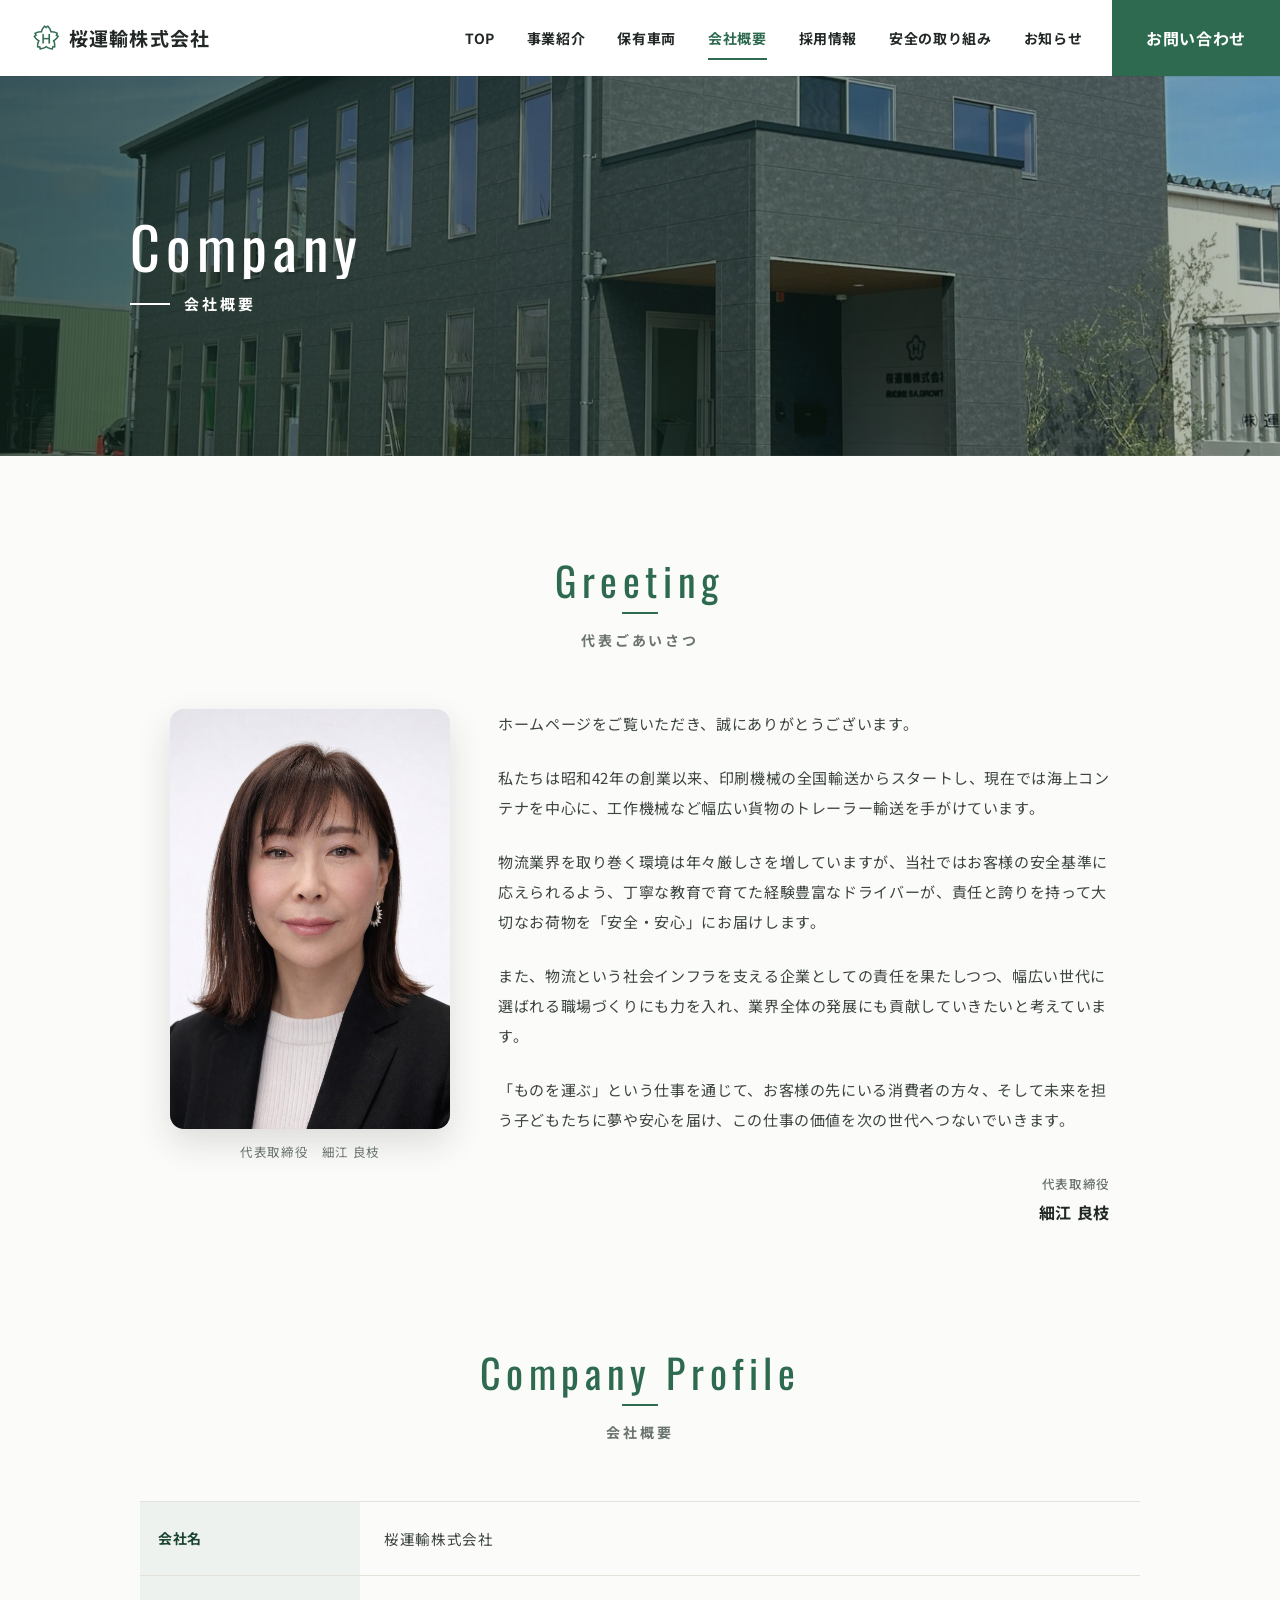
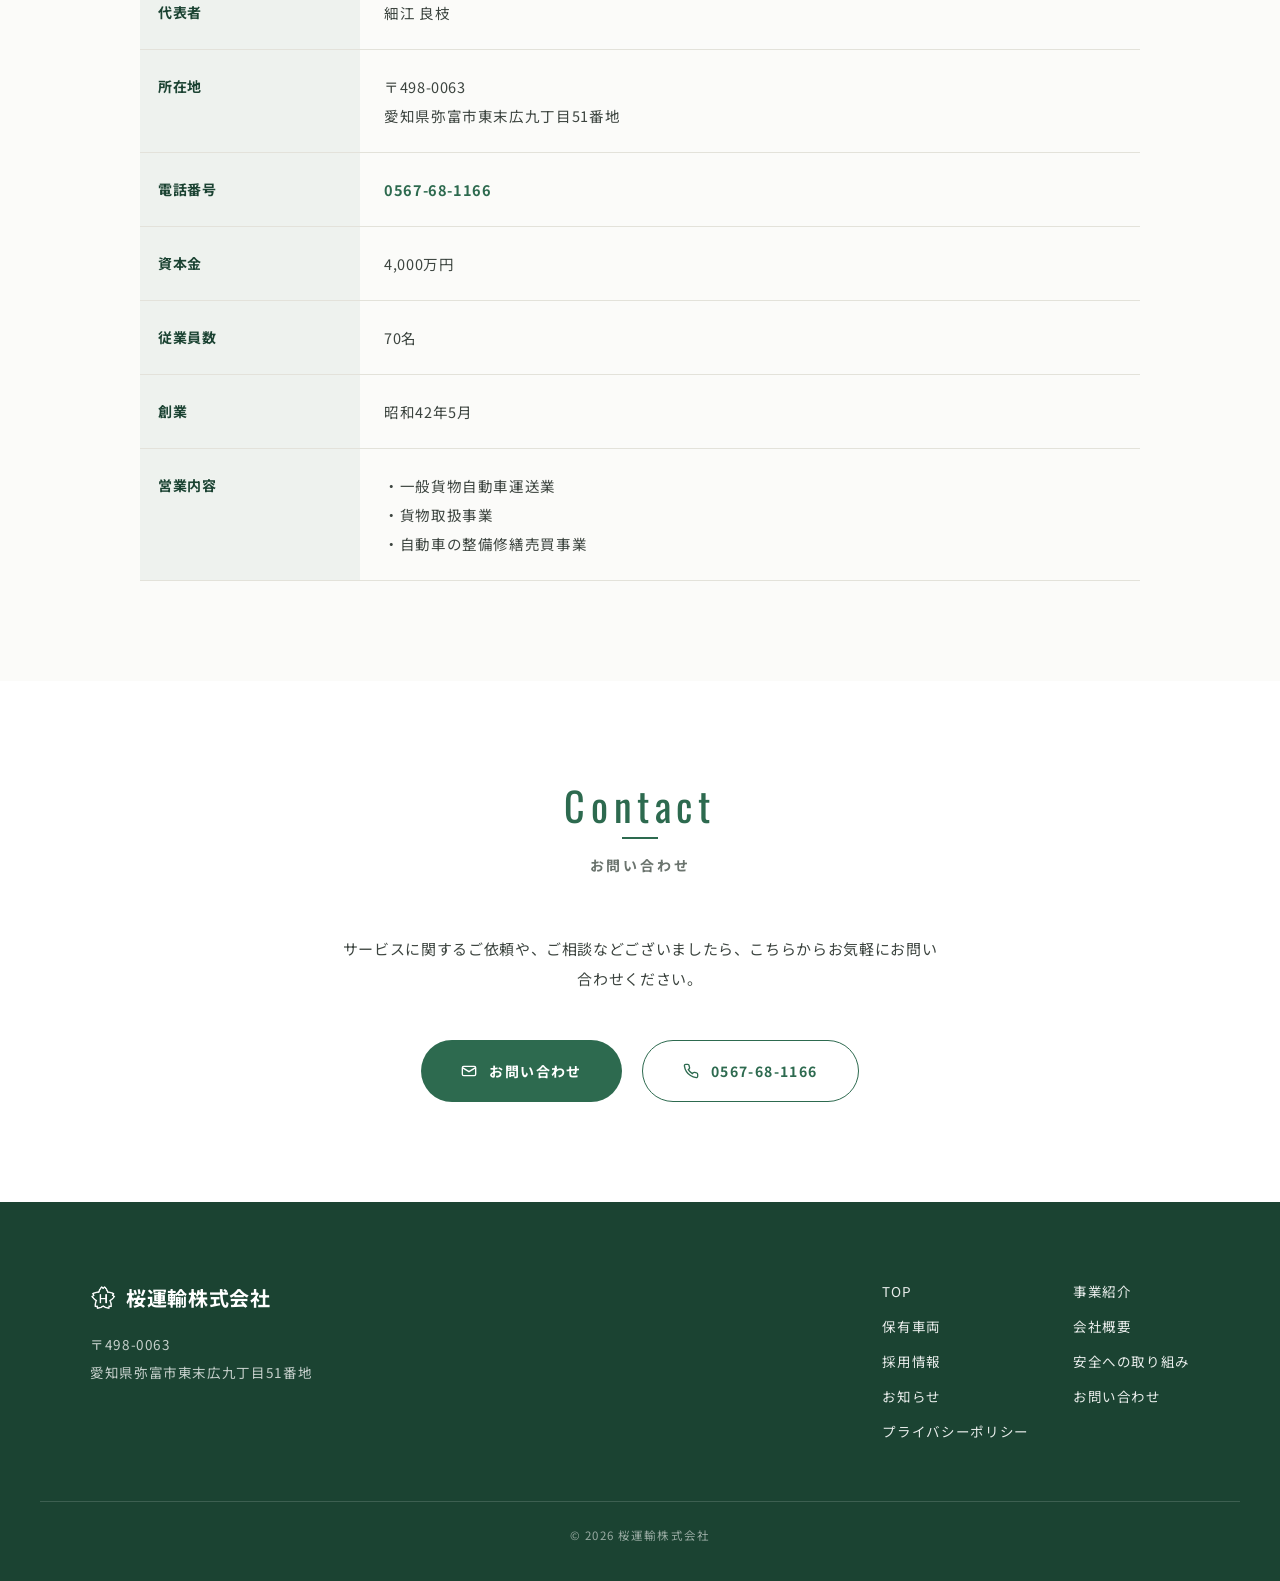
<file: company.html>
<!DOCTYPE html>
<html lang="ja">
<head>
<meta charset="UTF-8">
<meta name="viewport" content="width=device-width, initial-scale=1.0">
<meta name="description" content="桜運輸株式会社の会社概要と代表ごあいさつ。昭和42年創業、愛知県弥富市の海上コンテナ・貨物輸送の運送会社です。資本金4,000万円・従業員70名。">
<link rel="icon" type="image/png" href="assets/img/logo_sakura.png">
<title>会社概要｜桜運輸株式会社（愛知県弥富市の運送会社）</title>
<link rel="preconnect" href="https://fonts.googleapis.com">
<link rel="preconnect" href="https://fonts.gstatic.com" crossorigin>
<link href="https://fonts.googleapis.com/css2?family=Noto+Sans+JP:wght@400;500;700&family=Oswald:wght@400;500&display=swap" rel="stylesheet">
<link rel="canonical" href="https://www.sakuraunyu.com/company.html">
<meta property="og:type" content="website">
<meta property="og:locale" content="ja_JP">
<meta property="og:site_name" content="桜運輸株式会社">
<meta property="og:title" content="会社概要｜桜運輸株式会社（愛知県弥富市の運送会社）">
<meta property="og:description" content="桜運輸株式会社の会社概要と代表ごあいさつ。昭和42年創業、愛知県弥富市の運送会社です。">
<meta property="og:url" content="https://www.sakuraunyu.com/company.html">
<meta property="og:image" content="https://www.sakuraunyu.com/assets/img/office.jpg">
<meta name="twitter:card" content="summary_large_image">
<script type="application/ld+json">
{
  "@context": "https://schema.org",
  "@type": "BreadcrumbList",
  "itemListElement": [
    {"@type": "ListItem", "position": 1, "name": "ホーム", "item": "https://www.sakuraunyu.com/"},
    {"@type": "ListItem", "position": 2, "name": "会社概要", "item": "https://www.sakuraunyu.com/company.html"}
  ]
}
</script>
<script type="application/ld+json">
{
  "@context": "https://schema.org",
  "@type": "AboutPage",
  "name": "会社概要｜桜運輸株式会社",
  "url": "https://www.sakuraunyu.com/company.html",
  "mainEntity": {
    "@type": "Organization",
    "@id": "https://www.sakuraunyu.com/#business",
    "name": "桜運輸株式会社",
    "url": "https://www.sakuraunyu.com/",
    "logo": "https://www.sakuraunyu.com/assets/img/logo_sakura.png",
    "foundingDate": "1967-05",
    "numberOfEmployees": {"@type": "QuantitativeValue", "value": 70},
    "telephone": "+81-567-68-1166",
    "address": {
      "@type": "PostalAddress",
      "postalCode": "498-0063",
      "addressRegion": "愛知県",
      "addressLocality": "弥富市",
      "streetAddress": "東末広九丁目51番地",
      "addressCountry": "JP"
    }
  }
}
</script>
<link rel="stylesheet" href="assets/site.css?v=2">
<style>
.greet{display:grid;grid-template-columns:280px 1fr;gap:48px;align-items:start;max-width:940px;margin:0 auto}
.greet .photo{position:sticky;top:110px}
.greet .photo img{width:100%;border-radius:14px;box-shadow:0 14px 34px rgba(34,40,37,.14)}
.greet .photo figcaption{text-align:center;font-size:12.5px;color:var(--gray);margin-top:10px}
.greet p{font-size:15px;color:#3c443f;margin:0 0 1.6em}
.greet .sign{margin:36px 0 0;text-align:right;font-size:16px;font-weight:700}
.greet .sign small{display:block;font-size:12.5px;font-weight:500;color:var(--gray)}
@media(max-width:760px){.greet{grid-template-columns:1fr}.greet .photo{position:static;max-width:280px;margin:0 auto}}
</style>
</head>
<body>
<div class="veil"></div>
<div class="curtain" id="curtain"><span class="mark"><img src="assets/img/logo_sakura_white.png" alt="">桜運輸株式会社</span></div>

<header class="header" id="header">
  <a class="brand" href="index.html" data-transition><img src="assets/img/logo_sakura_green.png" alt="桜運輸のロゴ">桜運輸株式会社</a>
  <nav class="gnav">
    <a href="index.html" data-transition>TOP</a>
    <a href="our_business.html" data-transition>事業紹介</a>
    <a href="vehicle.html" data-transition>保有車両</a>
    <a href="company.html" class="current" data-transition>会社概要</a>
    <a href="recruit.html" data-transition>採用情報</a>
    <a href="safety.html" data-transition>安全の取り組み</a>
    <a href="news.html" data-transition>お知らせ</a>
    <a class="cta" href="contact.html" data-transition><span>お問い合わせ</span></a>
  </nav>
  <button class="menu-btn" id="menuBtn" aria-label="メニューを開く"><span class="bars"><span></span><span></span><span></span></span></button>
</header>

<div class="mnav" id="mnav">
  <nav>
    <a href="index.html" data-transition>TOP</a><a href="our_business.html" data-transition>事業紹介</a>
    <a href="vehicle.html" data-transition>保有車両</a><a href="company.html" data-transition>会社概要</a>
    <a href="recruit.html" data-transition>採用情報</a><a href="safety.html" data-transition>安全への取り組み</a>
    <a href="news.html" data-transition>お知らせ</a><a href="contact.html" data-transition>お問い合わせ</a>
  </nav>
</div>

<section class="pagehead">
  <div class="bg" style="background-image:url('assets/img/office.jpg')"></div>
  <div class="in">
    <span class="en"><span>Company</span></span>
    <h1 class="ja">会社概要</h1>
  </div>
</section>

<section class="section">
  <div class="wrap">
    <div class="label rev"><span class="en">Greeting</span><span class="ja">代表ごあいさつ</span></div>
    <div class="greet rev d1">
      <figure class="photo">
        <img src="assets/img/president.jpg" alt="桜運輸株式会社 代表取締役 細江良枝" loading="lazy">
        <figcaption>代表取締役　細江 良枝</figcaption>
      </figure>
      <div>
      <p>ホームページをご覧いただき、誠にありがとうございます。</p>
      <p>私たちは昭和42年の創業以来、印刷機械の全国輸送からスタートし、現在では海上コンテナを中心に、工作機械など幅広い貨物のトレーラー輸送を手がけています。</p>
      <p>物流業界を取り巻く環境は年々厳しさを増していますが、当社ではお客様の安全基準に応えられるよう、丁寧な教育で育てた経験豊富なドライバーが、責任と誇りを持って大切なお荷物を「安全・安心」にお届けします。</p>
      <p>また、物流という社会インフラを支える企業としての責任を果たしつつ、幅広い世代に選ばれる職場づくりにも力を入れ、業界全体の発展にも貢献していきたいと考えています。</p>
      <p>「ものを運ぶ」という仕事を通じて、お客様の先にいる消費者の方々、そして未来を担う子どもたちに夢や安心を届け、この仕事の価値を次の世代へつないでいきます。</p>
      <div class="sign"><small>代表取締役</small>細江 良枝</div>
      </div>
    </div>
  </div>
</section>

<section class="section" style="padding-top:20px">
  <div class="wrap">
    <div class="label rev"><span class="en">Company Profile</span><span class="ja">会社概要</span></div>
    <dl class="dtable rev d1">
      <div class="row"><dt>会社名</dt><dd>桜運輸株式会社</dd></div>
      <div class="row"><dt>代表者</dt><dd>細江 良枝</dd></div>
      <div class="row"><dt>所在地</dt><dd>〒498-0063<br>愛知県弥富市東末広九丁目51番地</dd></div>
      <div class="row"><dt>電話番号</dt><dd><a href="tel:0567681166" style="color:var(--green);font-weight:700">0567-68-1166</a></dd></div>
      <div class="row"><dt>資本金</dt><dd>4,000万円</dd></div>
      <div class="row"><dt>従業員数</dt><dd>70名</dd></div>
      <div class="row"><dt>創業</dt><dd>昭和42年5月</dd></div>
      <div class="row"><dt>営業内容</dt><dd>・一般貨物自動車運送業<br>・貨物取扱事業<br>・自動車の整備修繕売買事業</dd></div>
    </dl>
  </div>
</section>

<section class="section contactband">
  <div class="label rev"><span class="en">Contact</span><span class="ja">お問い合わせ</span></div>
  <p class="lead rev d1">サービスに関するご依頼や、ご相談などございましたら、こちらからお気軽にお問い合わせください。</p>
  <div class="btns rev d2">
    <a class="btn" href="contact.html" data-transition>
      <svg viewBox="0 0 24 24" fill="none" stroke="currentColor" stroke-width="2"><rect x="2" y="5" width="20" height="14" rx="2"/><path d="m2 7 10 6L22 7"/></svg>
      お問い合わせ
    </a>
    <a class="btn btn--line" href="tel:0567681166">
      <svg viewBox="0 0 24 24" fill="none" stroke="currentColor" stroke-width="2"><path d="M22 16.9v3a2 2 0 0 1-2.2 2 19.8 19.8 0 0 1-8.6-3.1 19.5 19.5 0 0 1-6-6A19.8 19.8 0 0 1 2.1 4.2 2 2 0 0 1 4.1 2h3a2 2 0 0 1 2 1.7c.1 1 .4 2 .7 2.9a2 2 0 0 1-.5 2.1L8 10a16 16 0 0 0 6 6l1.3-1.3a2 2 0 0 1 2.1-.5c.9.3 1.9.6 2.9.7a2 2 0 0 1 1.7 2Z"/></svg>
      0567-68-1166
    </a>
  </div>
</section>

<footer class="footer">
  <div class="wrap">
    <div>
      <div class="name"><img src="assets/img/logo_sakura_white.png" alt="">桜運輸株式会社</div>
      <address>〒498-0063<br>愛知県弥富市東末広九丁目51番地</address>
    </div>
    <nav>
      <a href="index.html" data-transition>TOP</a><a href="our_business.html" data-transition>事業紹介</a>
      <a href="vehicle.html" data-transition>保有車両</a><a href="company.html" data-transition>会社概要</a>
      <a href="recruit.html" data-transition>採用情報</a><a href="safety.html" data-transition>安全への取り組み</a>
      <a href="news.html" data-transition>お知らせ</a><a href="contact.html" data-transition>お問い合わせ</a>
      <a href="privacy.html" data-transition>プライバシーポリシー</a>
    </nav>
  </div>
  <div class="copy">© 2026 桜運輸株式会社</div>
</footer>

<script src="assets/site.js?v=2"></script>
</body>
</html>
</file>
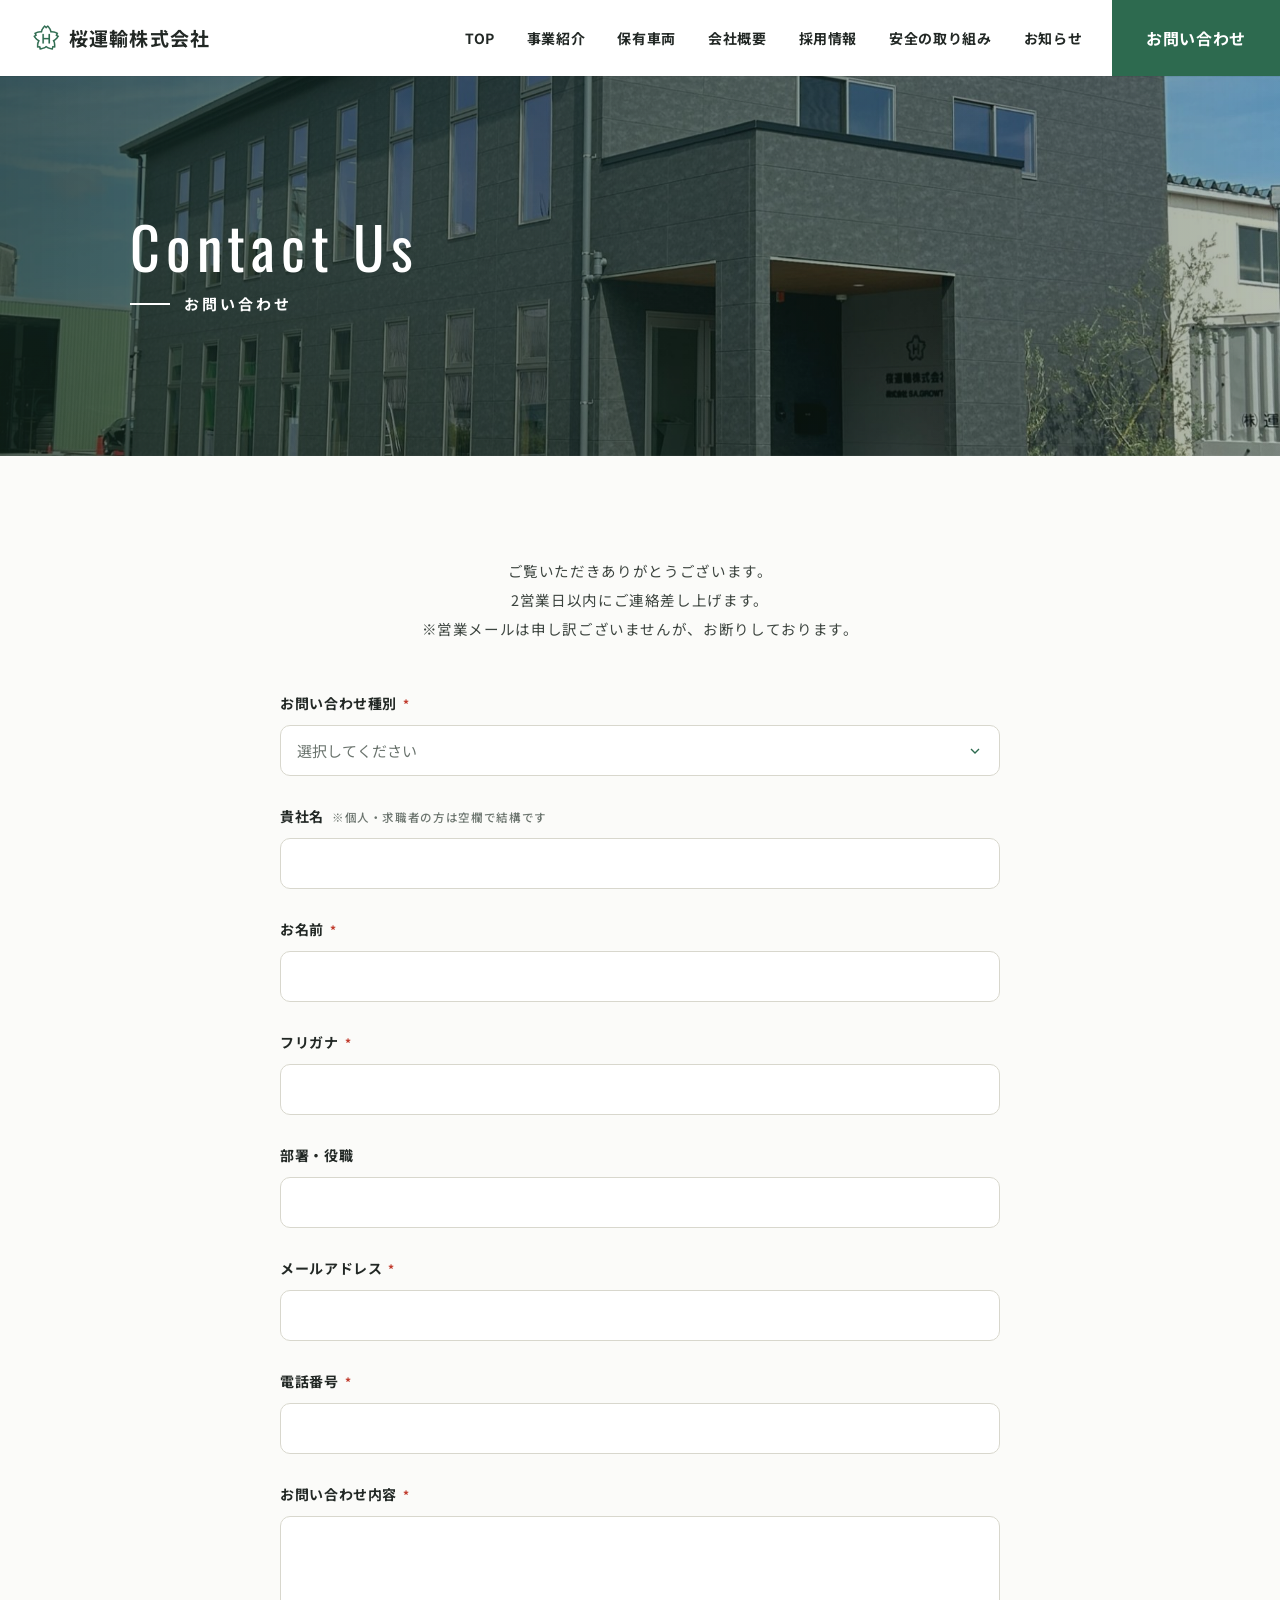
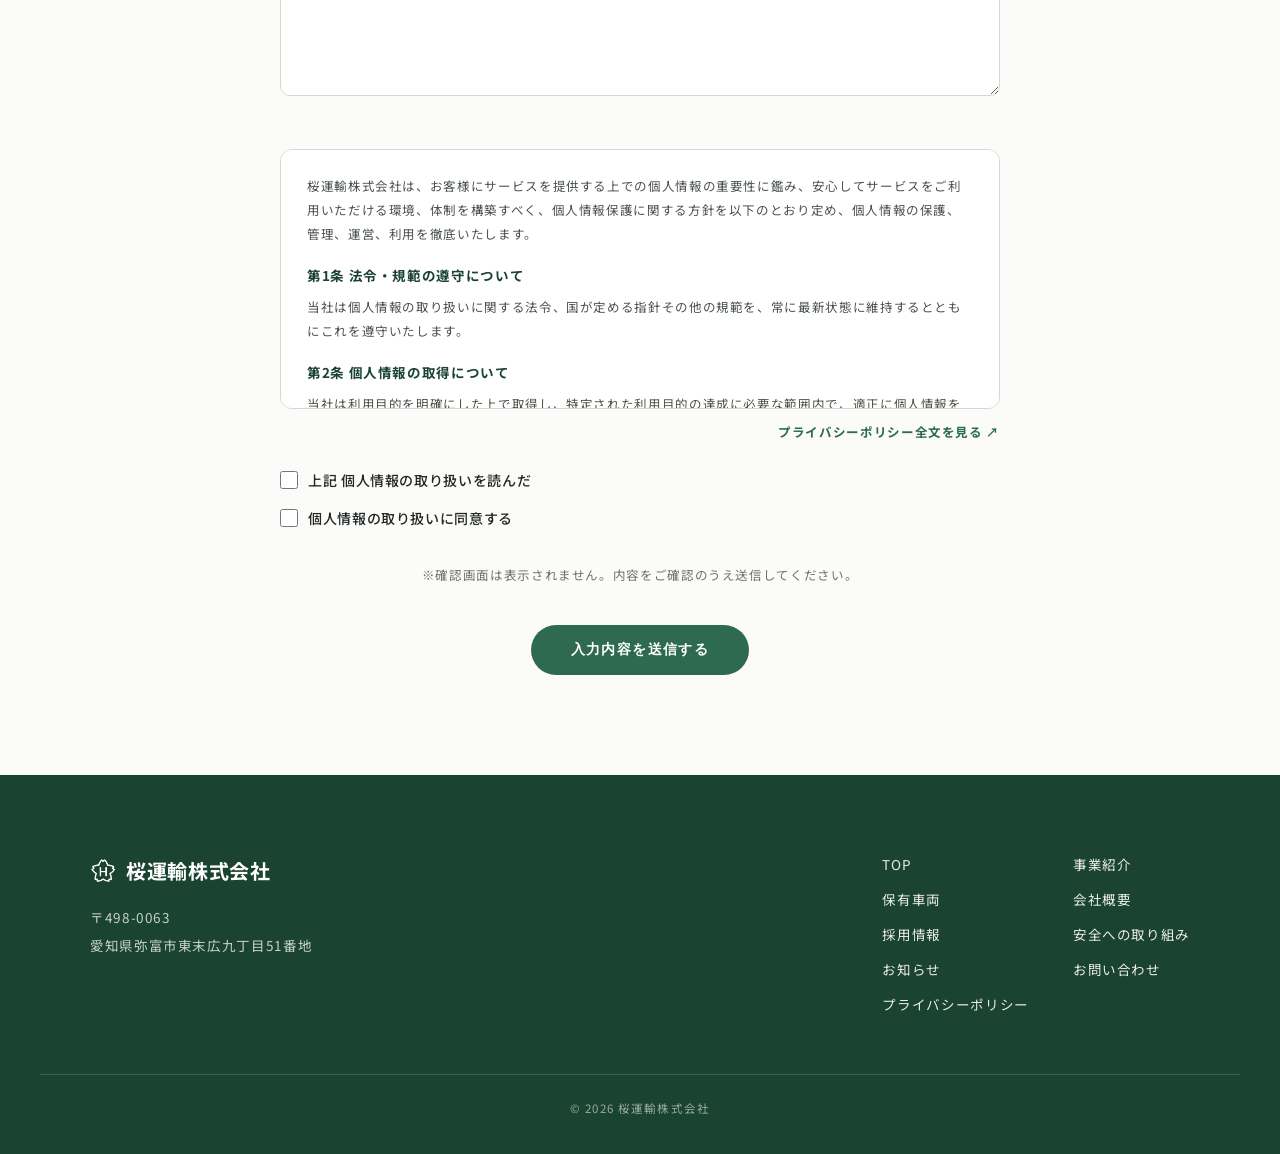
<file: contact.html>
<!DOCTYPE html>
<html lang="ja">
<head>
<meta charset="UTF-8">
<meta name="viewport" content="width=device-width, initial-scale=1.0">
<meta name="description" content="桜運輸株式会社へのお問い合わせページ。輸送のご依頼・ご相談はこちらから。">
<link rel="icon" type="image/png" href="assets/img/logo_sakura.png">
<title>お問い合わせ｜桜運輸株式会社</title>
<link rel="preconnect" href="https://fonts.googleapis.com">
<link rel="preconnect" href="https://fonts.gstatic.com" crossorigin>
<link href="https://fonts.googleapis.com/css2?family=Noto+Sans+JP:wght@400;500;700&family=Oswald:wght@400;500&display=swap" rel="stylesheet">
<link rel="canonical" href="https://www.sakuraunyu.com/contact.html">
<meta property="og:type" content="website">
<meta property="og:locale" content="ja_JP">
<meta property="og:site_name" content="桜運輸株式会社">
<meta property="og:title" content="お問い合わせ｜桜運輸株式会社">
<meta property="og:description" content="桜運輸株式会社へのお問い合わせページ。輸送のご依頼・ご相談はこちらから。">
<meta property="og:url" content="https://www.sakuraunyu.com/contact.html">
<meta property="og:image" content="https://www.sakuraunyu.com/assets/img/office.jpg">
<meta name="twitter:card" content="summary_large_image">
<script type="application/ld+json">
{
  "@context": "https://schema.org",
  "@type": "BreadcrumbList",
  "itemListElement": [
    {"@type": "ListItem", "position": 1, "name": "ホーム", "item": "https://www.sakuraunyu.com/"},
    {"@type": "ListItem", "position": 2, "name": "お問い合わせ", "item": "https://www.sakuraunyu.com/contact.html"}
  ]
}
</script>
<script type="application/ld+json">
{
  "@context": "https://schema.org",
  "@type": "ContactPage",
  "name": "お問い合わせ｜桜運輸株式会社",
  "url": "https://www.sakuraunyu.com/contact.html",
  "inLanguage": "ja",
  "mainEntity": {
    "@type": "Organization",
    "@id": "https://www.sakuraunyu.com/#business",
    "name": "桜運輸株式会社",
    "contactPoint": {
      "@type": "ContactPoint",
      "telephone": "+81-567-68-1166",
      "contactType": "customer service",
      "areaServed": "JP",
      "availableLanguage": "Japanese"
    }
  }
}
</script>
<link rel="stylesheet" href="assets/site.css?v=2">
<style>
.cform{max-width:720px;margin:0 auto}
.cform .note{text-align:center;font-size:14.5px;color:#3c443f;margin-bottom:46px}
.cform label{display:block;font-size:14px;font-weight:700;margin:26px 0 8px}
.cform label .req{color:#c0392b;font-size:12px;margin-left:6px}
.cform label .opt{color:var(--gray);font-size:11.5px;font-weight:500;margin-left:8px}
.cform input[type=text],.cform input[type=tel],.cform input[type=email],.cform select,.cform textarea{width:100%;border:1.5px solid #d8d7cd;border-radius:10px;background:#fff;padding:14px 16px;font-family:var(--sans);font-size:15px;transition:border-color .3s,box-shadow .3s}
.cform select{appearance:none;-webkit-appearance:none;background-image:url("data:image/svg+xml,%3Csvg xmlns='http://www.w3.org/2000/svg' viewBox='0 0 24 24' fill='none' stroke='%232d6a4f' stroke-width='2'%3E%3Cpath d='m6 9 6 6 6-6'/%3E%3C/svg%3E");background-repeat:no-repeat;background-position:right 16px center;background-size:16px;cursor:pointer;color:var(--ink)}
.cform select:invalid{color:var(--gray)}
.cform input:focus,.cform select:focus,.cform textarea:focus{outline:none;border-color:var(--green);box-shadow:0 0 0 3px rgba(45,106,79,.14)}
.noconfirm{text-align:center;font-size:12.5px;color:var(--gray);margin-top:30px}
.cform textarea{min-height:180px;resize:vertical}
.privacy{margin-top:44px;border:1.5px solid #d8d7cd;border-radius:12px;background:#fff;max-height:260px;overflow-y:auto;padding:24px 26px;font-size:12.5px;color:#4a524d;line-height:1.9}
.privacy h3{font-size:13.5px;color:var(--green-deep);margin:18px 0 6px}
.privacy h3:first-child{margin-top:0}
.consent{margin-top:22px;display:flex;flex-direction:column;gap:10px;font-size:14px}
.consent label{display:flex;align-items:center;gap:10px;margin:0;font-weight:500;cursor:pointer}
.consent input{width:18px;height:18px;accent-color:var(--green)}
.submitrow{text-align:center;margin-top:38px}
.sent{display:none;margin-top:26px;text-align:center;background:rgba(45,106,79,.08);border:1.5px solid var(--green);border-radius:12px;padding:26px;font-size:15px;color:var(--green-deep);font-weight:500;line-height:1.9}
.formerr{display:none;margin-top:22px;text-align:center;background:rgba(192,57,43,.06);border:1.5px solid #c0392b;border-radius:12px;padding:18px;font-size:14px;color:#a93226;font-weight:500;line-height:1.8}
.privacy-link{text-align:right;margin-top:10px;font-size:12.5px}
.privacy-link a{color:var(--green);font-weight:700}
.hp{position:absolute!important;left:-9999px;width:1px;height:1px;overflow:hidden}
</style>
</head>
<body>
<div class="veil"></div>
<div class="curtain" id="curtain"><span class="mark"><img src="assets/img/logo_sakura_white.png" alt="">桜運輸株式会社</span></div>

<header class="header" id="header">
  <a class="brand" href="index.html" data-transition><img src="assets/img/logo_sakura_green.png" alt="桜運輸のロゴ">桜運輸株式会社</a>
  <nav class="gnav">
    <a href="index.html" data-transition>TOP</a>
    <a href="our_business.html" data-transition>事業紹介</a>
    <a href="vehicle.html" data-transition>保有車両</a>
    <a href="company.html" data-transition>会社概要</a>
    <a href="recruit.html" data-transition>採用情報</a>
    <a href="safety.html" data-transition>安全の取り組み</a>
    <a href="news.html" data-transition>お知らせ</a>
    <a class="cta" href="contact.html" data-transition><span>お問い合わせ</span></a>
  </nav>
  <button class="menu-btn" id="menuBtn" aria-label="メニューを開く"><span class="bars"><span></span><span></span><span></span></span></button>
</header>

<div class="mnav" id="mnav">
  <nav>
    <a href="index.html" data-transition>TOP</a><a href="our_business.html" data-transition>事業紹介</a>
    <a href="vehicle.html" data-transition>保有車両</a><a href="company.html" data-transition>会社概要</a>
    <a href="recruit.html" data-transition>採用情報</a><a href="safety.html" data-transition>安全への取り組み</a>
    <a href="news.html" data-transition>お知らせ</a><a href="contact.html" data-transition>お問い合わせ</a>
  </nav>
</div>

<section class="pagehead">
  <div class="bg" style="background-image:url('assets/img/office.jpg')"></div>
  <div class="in">
    <span class="en"><span>Contact Us</span></span>
    <h1 class="ja">お問い合わせ</h1>
  </div>
</section>

<section class="section">
  <div class="wrap">
    <form class="cform rev" id="cform">
      <p class="note">ご覧いただきありがとうございます。<br>2営業日以内にご連絡差し上げます。<br>※営業メールは申し訳ございませんが、お断りしております。</p>

      <label>お問い合わせ種別<span class="req">*</span></label>
      <select name="kind" required>
        <option value="" disabled selected>選択してください</option>
        <option>輸送のご依頼について</option>
        <option>輸送のお見積りについて</option>
        <option>採用・応募について</option>
        <option>その他</option>
      </select>

      <label>貴社名<span class="opt">※個人・求職者の方は空欄で結構です</span></label>
      <input type="text" name="company" autocomplete="organization">

      <label>お名前<span class="req">*</span></label>
      <input type="text" name="name" required autocomplete="name">

      <label>フリガナ<span class="req">*</span></label>
      <input type="text" name="furigana" required>

      <label>部署・役職</label>
      <input type="text" name="dept" autocomplete="organization-title">

      <label>メールアドレス<span class="req">*</span></label>
      <input type="email" name="email" required autocomplete="email">

      <label>電話番号<span class="req">*</span></label>
      <input type="tel" name="tel" required autocomplete="tel">

      <label>お問い合わせ内容<span class="req">*</span></label>
      <textarea name="body" required></textarea>

      <div class="privacy">
        <p>桜運輸株式会社は、お客様にサービスを提供する上での個人情報の重要性に鑑み、安心してサービスをご利用いただける環境、体制を構築すべく、個人情報保護に関する方針を以下のとおり定め、個人情報の保護、管理、運営、利用を徹底いたします。</p>
        <h3>第1条 法令・規範の遵守について</h3>
        <p>当社は個人情報の取り扱いに関する法令、国が定める指針その他の規範を、常に最新状態に維持するとともにこれを遵守いたします。</p>
        <h3>第2条 個人情報の取得について</h3>
        <p>当社は利用目的を明確にした上で取得し、特定された利用目的の達成に必要な範囲内で、適正に個人情報を取り扱います。</p>
        <h3>第3条 個人情報の利用目的について</h3>
        <p>当社は、取得した個人情報をお知らせした利用目的以外に利用をいたしません。</p>
        <h3>第4条 個人情報の安全管理について</h3>
        <p>当社は、取得した個人情報について不正アクセス、破壊、紛失、漏えい、改ざん等を防止するため、必要かつ適切な安全管理措置を講じます。また、万が一の問題発生に対しては早急に再発防止のための是正を行います。</p>
        <h3>第5条 個人情報の第三者への開示について</h3>
        <p>当社は、個人情報の管理を厳重に行い、法令に基づく場合又はお客さまにご承諾いただいた場合を除き、第三者に対しデータを開示・提供することはいたしません。</p>
        <h3>第6条 個人情報の委託について</h3>
        <p>当社は、取得した個人情報の取り扱い・管理を外部へ委託する場合には、漏えい、および不正使用防止のために、契約により義務づけ、適切な管理を実施いたします。</p>
        <h3>第7条 個人情報保護方針の変更について</h3>
        <p>当社は、お客様の事前の了承を得ることなく本方針を随時変更することができるものとします。本方針の変更は、本サイト上での掲載後直ちに有効になるものとします。</p>
        <h3>お問い合わせ</h3>
        <p>当社の個人情報の取扱に関するお問い合わせは下記までご連絡ください。<br>〒498-0063　愛知県弥富市東末広九丁目51番地<br>TEL：0567-68-1166</p>
      </div>

      <p class="privacy-link"><a href="privacy.html" target="_blank" rel="noopener">プライバシーポリシー全文を見る ↗</a></p>

      <div class="consent">
        <label><input type="checkbox" id="read" required>上記 個人情報の取り扱いを読んだ</label>
        <label><input type="checkbox" id="agree" required>個人情報の取り扱いに同意する</label>
      </div>

      <!-- スパム対策用の隠しフィールド（人間は入力しない） -->
      <div class="hp" aria-hidden="true"><label>この欄は入力しないでください<input type="text" name="_hp" tabindex="-1" autocomplete="off"></label></div>

      <p class="noconfirm">※確認画面は表示されません。内容をご確認のうえ送信してください。</p>
      <div class="submitrow">
        <button type="submit" class="btn">入力内容を送信する</button>
      </div>
      <div class="sent" id="sent">
        お問い合わせありがとうございます。<br>
        送信が完了しました。2営業日以内にご連絡差し上げます。
      </div>
      <div class="formerr" id="formErr"></div>
    </form>
  </div>
</section>

<footer class="footer">
  <div class="wrap">
    <div>
      <div class="name"><img src="assets/img/logo_sakura_white.png" alt="">桜運輸株式会社</div>
      <address>〒498-0063<br>愛知県弥富市東末広九丁目51番地</address>
    </div>
    <nav>
      <a href="index.html" data-transition>TOP</a><a href="our_business.html" data-transition>事業紹介</a>
      <a href="vehicle.html" data-transition>保有車両</a><a href="company.html" data-transition>会社概要</a>
      <a href="recruit.html" data-transition>採用情報</a><a href="safety.html" data-transition>安全への取り組み</a>
      <a href="news.html" data-transition>お知らせ</a><a href="contact.html" data-transition>お問い合わせ</a>
      <a href="privacy.html" data-transition>プライバシーポリシー</a>
    </nav>
  </div>
  <div class="copy">© 2026 桜運輸株式会社</div>
</footer>

<script src="assets/site.js?v=2"></script>
<script>
/* ============================================================
   お問い合わせフォーム → Googleフォーム連携（設定済み）
   デザインはこのまま、送信先だけGoogleフォームにつなぎます。
   フォームを作り直した場合は「事前入力したURLを取得」で
   entry ID を取り直し、action と fields を更新すること。
   ============================================================ */
const GFORM = {
  action: 'https://docs.google.com/forms/d/e/1FAIpQLSf95usXEg82EkLJRHLzhZ88hb6AgXC09AruBZnvkN7pmzVjJA/formResponse',
  fields: {
    kind:     'entry.1538119746', // お問い合わせ種別
    company:  'entry.2043487155', // 貴社名
    name:     'entry.1690991290', // お名前
    furigana: 'entry.1796389538', // フリガナ
    dept:     'entry.1597324294', // 部署・役職
    email:    'entry.123873512',  // メールアドレス
    tel:      'entry.1313519968', // 電話番号
    body:     'entry.735292485'   // お問い合わせ内容
  }
};

const cform = document.getElementById('cform');
const sent = document.getElementById('sent');
const errBox = document.getElementById('formErr');
const submitBtn = cform.querySelector('button[type=submit]');
const configured = !GFORM.action.includes('__') &&
  !Object.values(GFORM.fields).some(v => v.includes('__'));

cform.addEventListener('submit', async e => {
  e.preventDefault();
  errBox.style.display = 'none';

  // ハニーポットに値が入っていればボット送信とみなし無視
  if (cform.elements['_hp'].value) return;

  if (!configured) {
    errBox.innerHTML = '現在、送信フォームの接続設定中です。<br>お急ぎの場合は、お電話（0567-68-1166）にてご連絡ください。';
    errBox.style.display = 'block';
    errBox.scrollIntoView({behavior:'smooth', block:'center'});
    return;
  }

  const data = new URLSearchParams();
  for (const [key, entry] of Object.entries(GFORM.fields)) {
    data.append(entry, cform.elements[key].value);
  }

  submitBtn.disabled = true;
  submitBtn.textContent = '送信中…';
  try {
    // no-cors のためレスポンス内容は読めないが、Googleフォームには記録される
    await fetch(GFORM.action, {method:'POST', mode:'no-cors', body:data});
    cform.style.display = 'none';
    sent.style.display = 'block';
    sent.scrollIntoView({behavior:'smooth', block:'center'});
  } catch (err) {
    errBox.innerHTML = '送信に失敗しました。時間をおいて再度お試しいただくか、<br>お電話（0567-68-1166）にてご連絡ください。';
    errBox.style.display = 'block';
    submitBtn.disabled = false;
    submitBtn.textContent = '入力内容を送信する';
  }
});
</script>
</body>
</html>
</file>
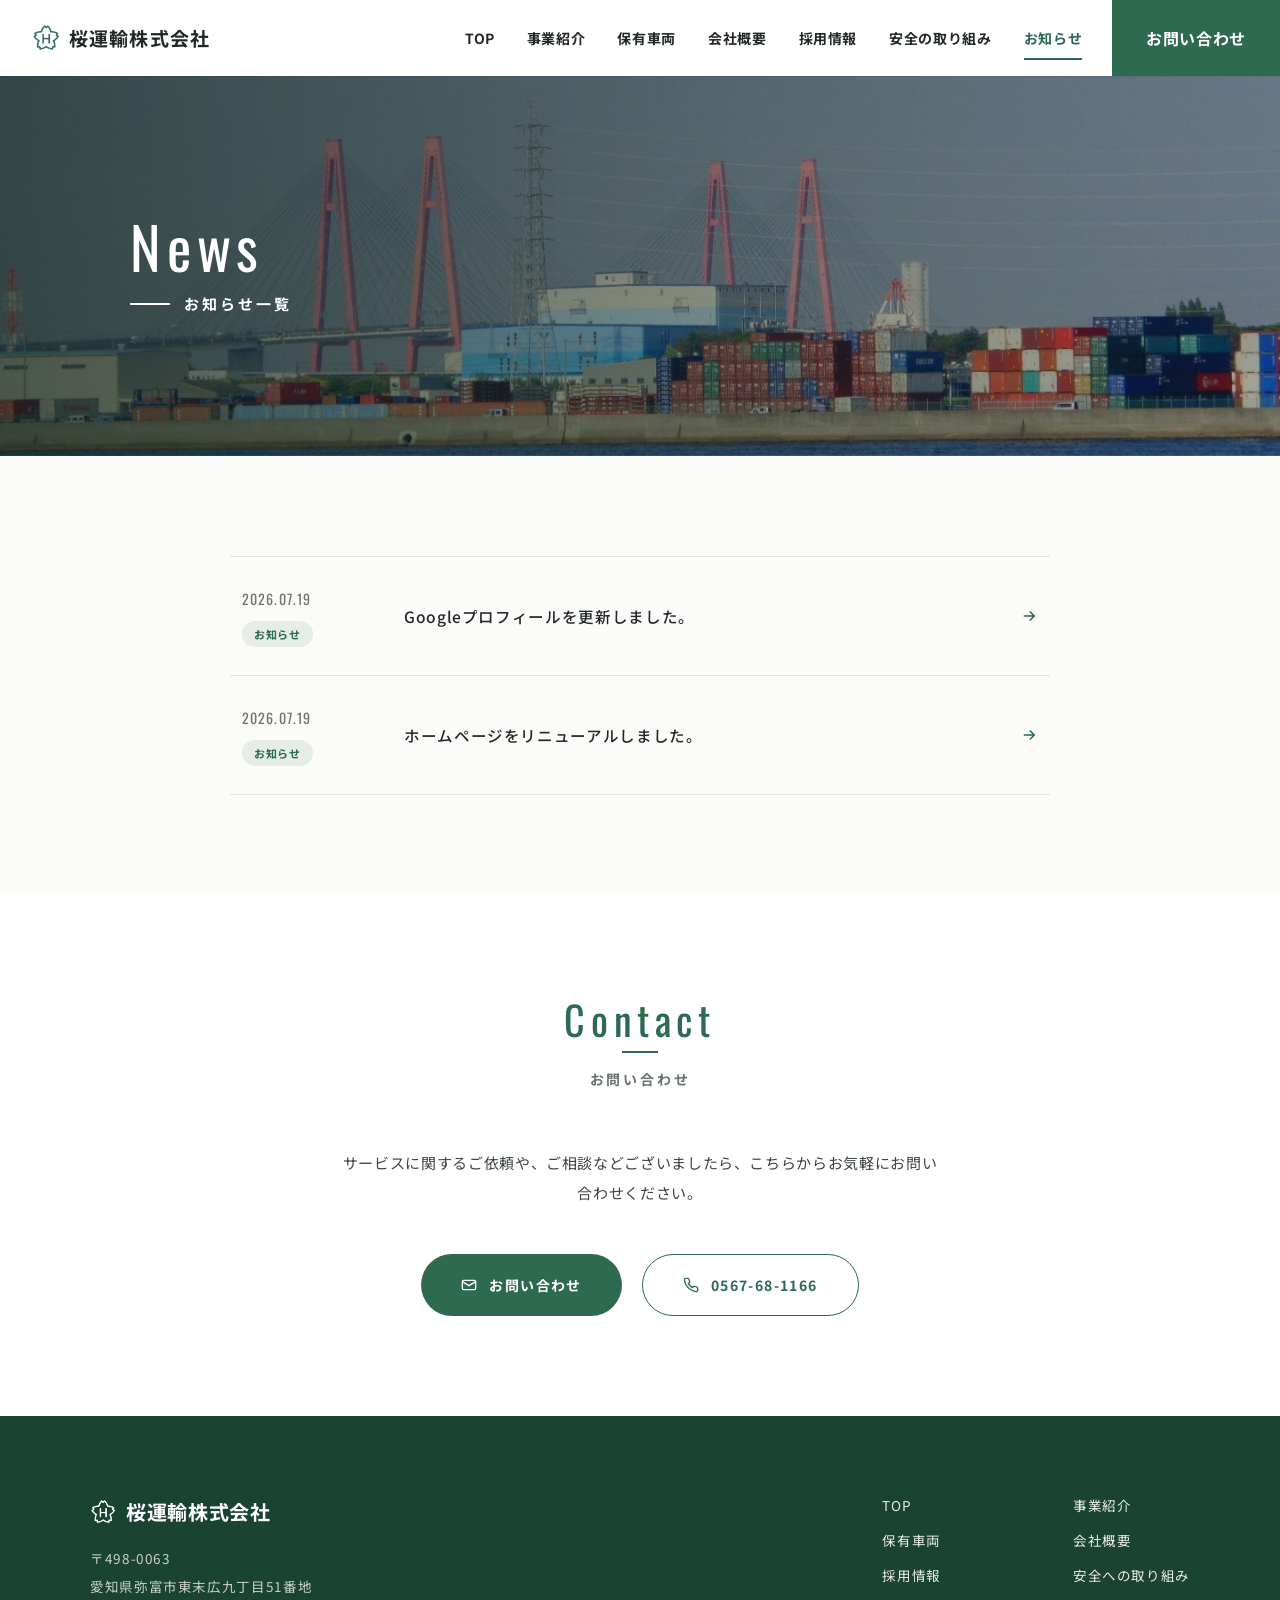
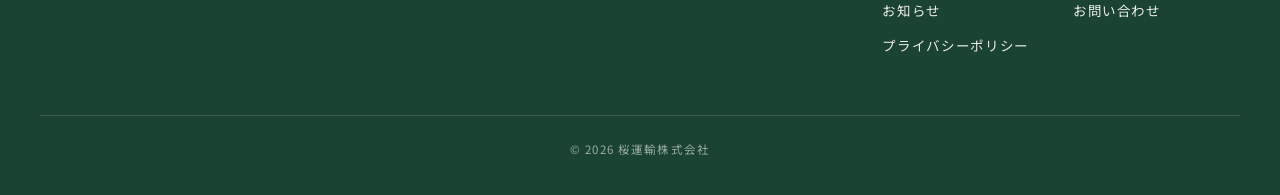
<file: news.html>
<!DOCTYPE html>
<html lang="ja">
<head>
<meta charset="UTF-8">
<meta name="viewport" content="width=device-width, initial-scale=1.0">
<meta name="description" content="桜運輸株式会社からのお知らせ一覧です。新着情報やお知らせを随時掲載しています。">
<link rel="icon" type="image/png" href="assets/img/logo_sakura.png">
<title>お知らせ｜桜運輸株式会社</title>
<link rel="canonical" href="https://www.sakuraunyu.com/news.html">
<meta property="og:type" content="website">
<meta property="og:locale" content="ja_JP">
<meta property="og:site_name" content="桜運輸株式会社">
<meta property="og:title" content="お知らせ｜桜運輸株式会社">
<meta property="og:description" content="桜運輸株式会社からのお知らせ一覧です。">
<meta property="og:url" content="https://www.sakuraunyu.com/news.html">
<meta property="og:image" content="https://www.sakuraunyu.com/assets/img/slide2.jpg">
<meta name="twitter:card" content="summary_large_image">
<link rel="preconnect" href="https://fonts.googleapis.com">
<link rel="preconnect" href="https://fonts.gstatic.com" crossorigin>
<link href="https://fonts.googleapis.com/css2?family=Noto+Sans+JP:wght@400;500;700&family=Oswald:wght@400;500&display=swap" rel="stylesheet">
<link rel="stylesheet" href="assets/site.css?v=2">
<!-- NEWS_JSONLD:START -->
<script type="application/ld+json">
{
  "@context": "https://schema.org",
  "@type": "CollectionPage",
  "name": "お知らせ一覧｜桜運輸株式会社",
  "url": "https://www.sakuraunyu.com/news.html",
  "mainEntity": {
    "@type": "ItemList",
    "itemListElement": [
      {"@type": "ListItem", "position": 1, "url": "https://www.sakuraunyu.com/news/zq2yjenmx_d.html", "name": "Googleプロフィールを更新しました。"},
      {"@type": "ListItem", "position": 2, "url": "https://www.sakuraunyu.com/news/escxq6a5762.html", "name": "ホームページをリニューアルしました。"}
    ]
  }
}
</script>
<!-- NEWS_JSONLD:END -->
<script type="application/ld+json">
{
  "@context": "https://schema.org",
  "@type": "BreadcrumbList",
  "itemListElement": [
    {"@type": "ListItem", "position": 1, "name": "ホーム", "item": "https://www.sakuraunyu.com/"},
    {"@type": "ListItem", "position": 2, "name": "お知らせ", "item": "https://www.sakuraunyu.com/news.html"}
  ]
}
</script>
<style>
.newslist{max-width:820px;margin:0 auto}
.newslist .item{display:grid;grid-template-columns:140px 1fr auto;gap:22px;align-items:center;padding:28px 12px;border-bottom:1px solid #e3e2da;transition:background .3s,padding .3s;color:inherit}
.newslist .item:first-child{border-top:1px solid #e3e2da}
.newslist .item:hover{background:rgba(45,106,79,.05)}
.newslist .item:hover .ttl{color:var(--green)}
.newslist .meta{display:flex;flex-direction:column;gap:8px}
.newslist .date{font-family:var(--en);font-size:14px;letter-spacing:.08em;color:var(--gray)}
.newslist .cat{align-self:flex-start;font-size:11px;font-weight:700;color:var(--green);background:rgba(45,106,79,.1);border-radius:999px;padding:2px 12px}
.newslist .ttl{font-size:15.5px;font-weight:500;line-height:1.7;transition:color .3s}
.newslist .arw{color:var(--green);display:flex;transition:transform .3s}
.newslist .item:hover .arw{transform:translateX(4px)}
.newslist .arw svg{width:18px;height:18px}
@media(max-width:600px){.newslist .item{grid-template-columns:1fr auto;gap:6px 14px}.newslist .meta{flex-direction:row;align-items:center;gap:12px}}
</style>
</head>
<body>
<div class="veil"></div>
<div class="curtain" id="curtain"><span class="mark"><img src="assets/img/logo_sakura_white.png" alt="">桜運輸株式会社</span></div>

<header class="header" id="header">
  <a class="brand" href="index.html" data-transition><img src="assets/img/logo_sakura_green.png" alt="桜運輸のロゴ">桜運輸株式会社</a>
  <nav class="gnav">
    <a href="index.html" data-transition>TOP</a>
    <a href="our_business.html" data-transition>事業紹介</a>
    <a href="vehicle.html" data-transition>保有車両</a>
    <a href="company.html" data-transition>会社概要</a>
    <a href="recruit.html" data-transition>採用情報</a>
    <a href="safety.html" data-transition>安全の取り組み</a>
    <a href="news.html" class="current" data-transition>お知らせ</a>
    <a class="cta" href="contact.html" data-transition><span>お問い合わせ</span></a>
  </nav>
  <button class="menu-btn" id="menuBtn" aria-label="メニューを開く"><span class="bars"><span></span><span></span><span></span></span></button>
</header>

<div class="mnav" id="mnav">
  <nav>
    <a href="index.html" data-transition>TOP</a><a href="our_business.html" data-transition>事業紹介</a>
    <a href="vehicle.html" data-transition>保有車両</a><a href="company.html" data-transition>会社概要</a>
    <a href="recruit.html" data-transition>採用情報</a><a href="safety.html" data-transition>安全への取り組み</a>
    <a href="news.html" data-transition>お知らせ</a><a href="contact.html" data-transition>お問い合わせ</a>
  </nav>
</div>

<section class="pagehead">
  <div class="bg" style="background-image:url('assets/img/slide2.jpg')"></div>
  <div class="in">
    <span class="en"><span>News</span></span>
    <h1 class="ja">お知らせ一覧</h1>
  </div>
</section>

<section class="section">
  <div class="wrap">
    <div class="newslist rev">
      <!-- ▼この区間は microCMS から自動生成されます。手動編集しないでください -->
      <!-- NEWS_ITEMS:START -->
      <a class="item" href="news/zq2yjenmx_d.html" data-transition>
        <div class="meta">
          <span class="date">2026.07.19</span>
          <span class="cat">お知らせ</span>
        </div>
        <span class="ttl">Googleプロフィールを更新しました。</span>
        <span class="arw"><svg viewBox="0 0 24 24" fill="none" stroke="currentColor" stroke-width="2"><path d="M5 12h14M13 6l6 6-6 6"/></svg></span>
      </a>
      <a class="item" href="news/escxq6a5762.html" data-transition>
        <div class="meta">
          <span class="date">2026.07.19</span>
          <span class="cat">お知らせ</span>
        </div>
        <span class="ttl">ホームページをリニューアルしました。</span>
        <span class="arw"><svg viewBox="0 0 24 24" fill="none" stroke="currentColor" stroke-width="2"><path d="M5 12h14M13 6l6 6-6 6"/></svg></span>
      </a>
<!-- NEWS_ITEMS:END -->
    </div>
  </div>
</section>

<section class="section contactband">
  <div class="label rev"><span class="en">Contact</span><span class="ja">お問い合わせ</span></div>
  <p class="lead rev d1">サービスに関するご依頼や、ご相談などございましたら、こちらからお気軽にお問い合わせください。</p>
  <div class="btns rev d2">
    <a class="btn" href="contact.html" data-transition>
      <svg viewBox="0 0 24 24" fill="none" stroke="currentColor" stroke-width="2"><rect x="2" y="5" width="20" height="14" rx="2"/><path d="m2 7 10 6L22 7"/></svg>
      お問い合わせ
    </a>
    <a class="btn btn--line" href="tel:0567681166">
      <svg viewBox="0 0 24 24" fill="none" stroke="currentColor" stroke-width="2"><path d="M22 16.9v3a2 2 0 0 1-2.2 2 19.8 19.8 0 0 1-8.6-3.1 19.5 19.5 0 0 1-6-6A19.8 19.8 0 0 1 2.1 4.2 2 2 0 0 1 4.1 2h3a2 2 0 0 1 2 1.7c.1 1 .4 2 .7 2.9a2 2 0 0 1-.5 2.1L8 10a16 16 0 0 0 6 6l1.3-1.3a2 2 0 0 1 2.1-.5c.9.3 1.9.6 2.9.7a2 2 0 0 1 1.7 2Z"/></svg>
      0567-68-1166
    </a>
  </div>
</section>

<footer class="footer">
  <div class="wrap">
    <div>
      <div class="name"><img src="assets/img/logo_sakura_white.png" alt="">桜運輸株式会社</div>
      <address>〒498-0063<br>愛知県弥富市東末広九丁目51番地</address>
    </div>
    <nav>
      <a href="index.html" data-transition>TOP</a><a href="our_business.html" data-transition>事業紹介</a>
      <a href="vehicle.html" data-transition>保有車両</a><a href="company.html" data-transition>会社概要</a>
      <a href="recruit.html" data-transition>採用情報</a><a href="safety.html" data-transition>安全への取り組み</a>
      <a href="news.html" data-transition>お知らせ</a><a href="contact.html" data-transition>お問い合わせ</a>
      <a href="privacy.html" data-transition>プライバシーポリシー</a>
    </nav>
  </div>
  <div class="copy">© 2026 桜運輸株式会社</div>
</footer>

<script src="assets/site.js?v=2"></script>
</body>
</html>
</file>
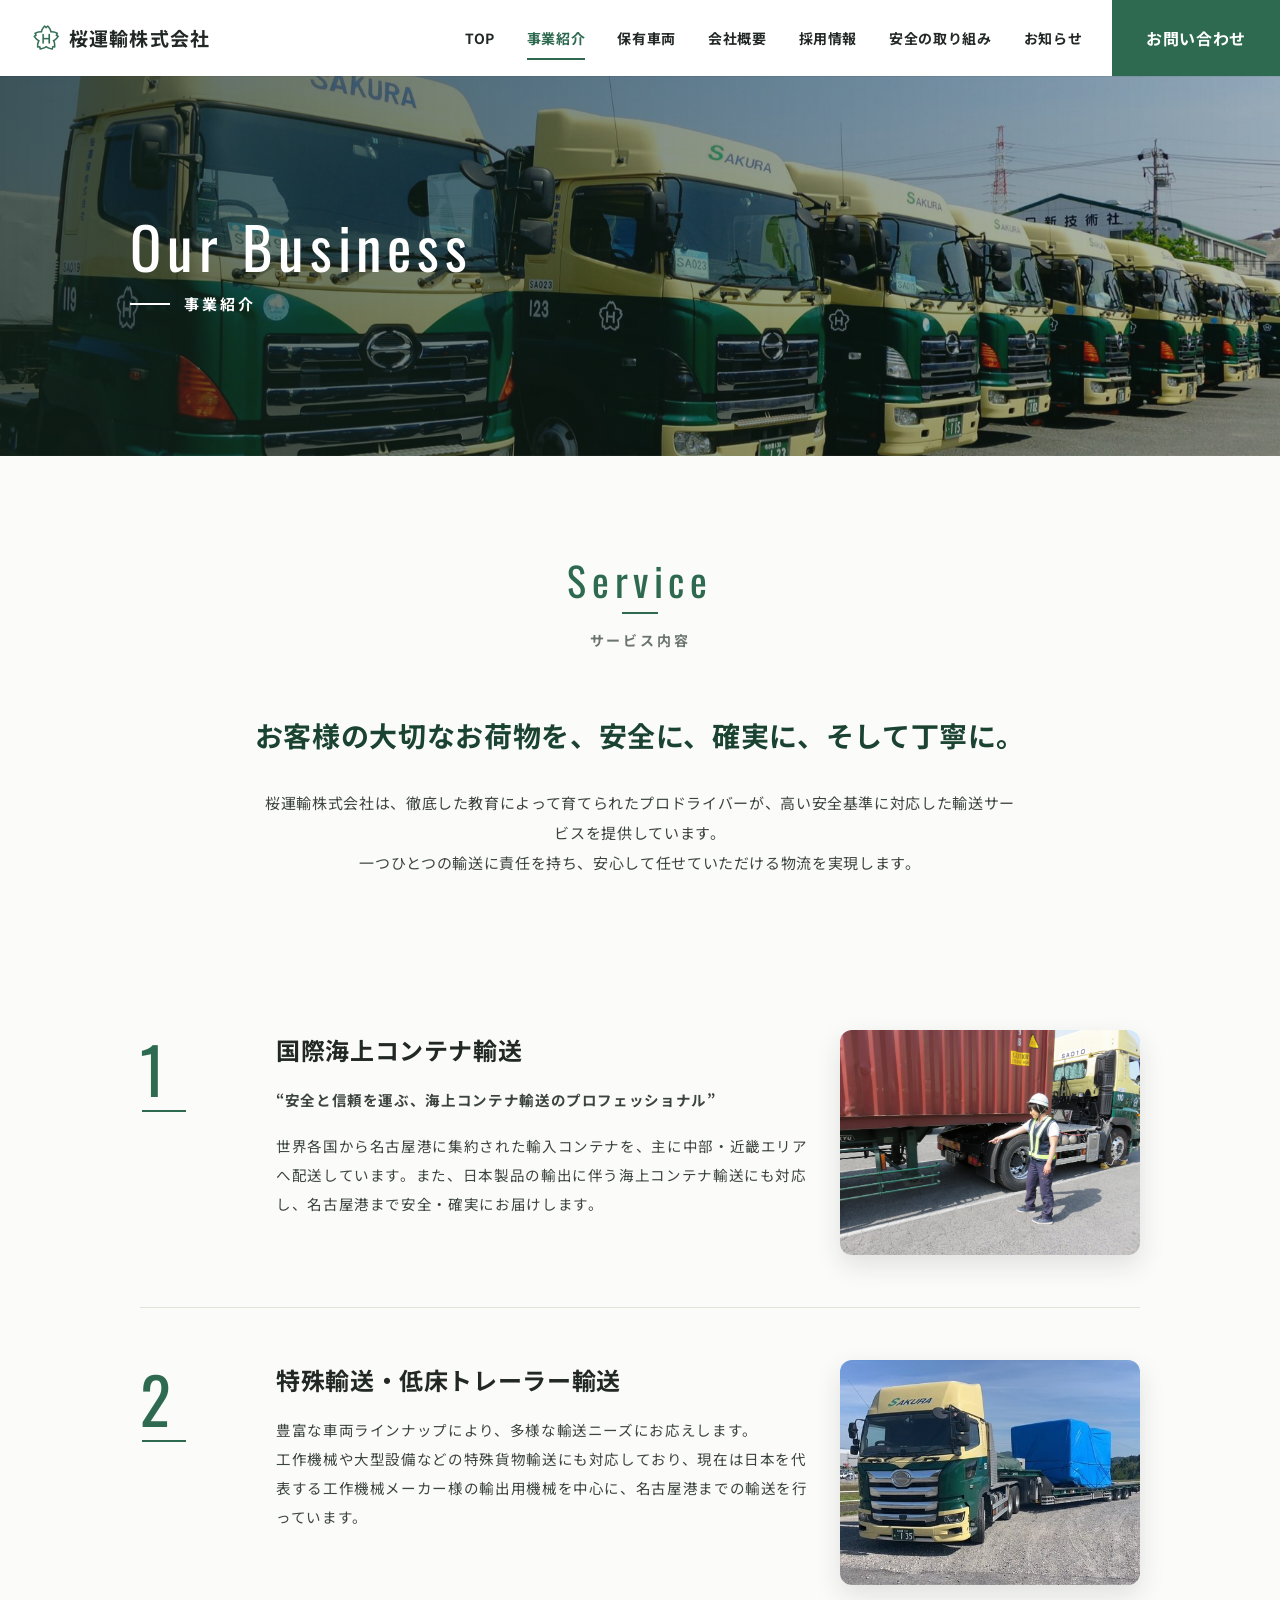
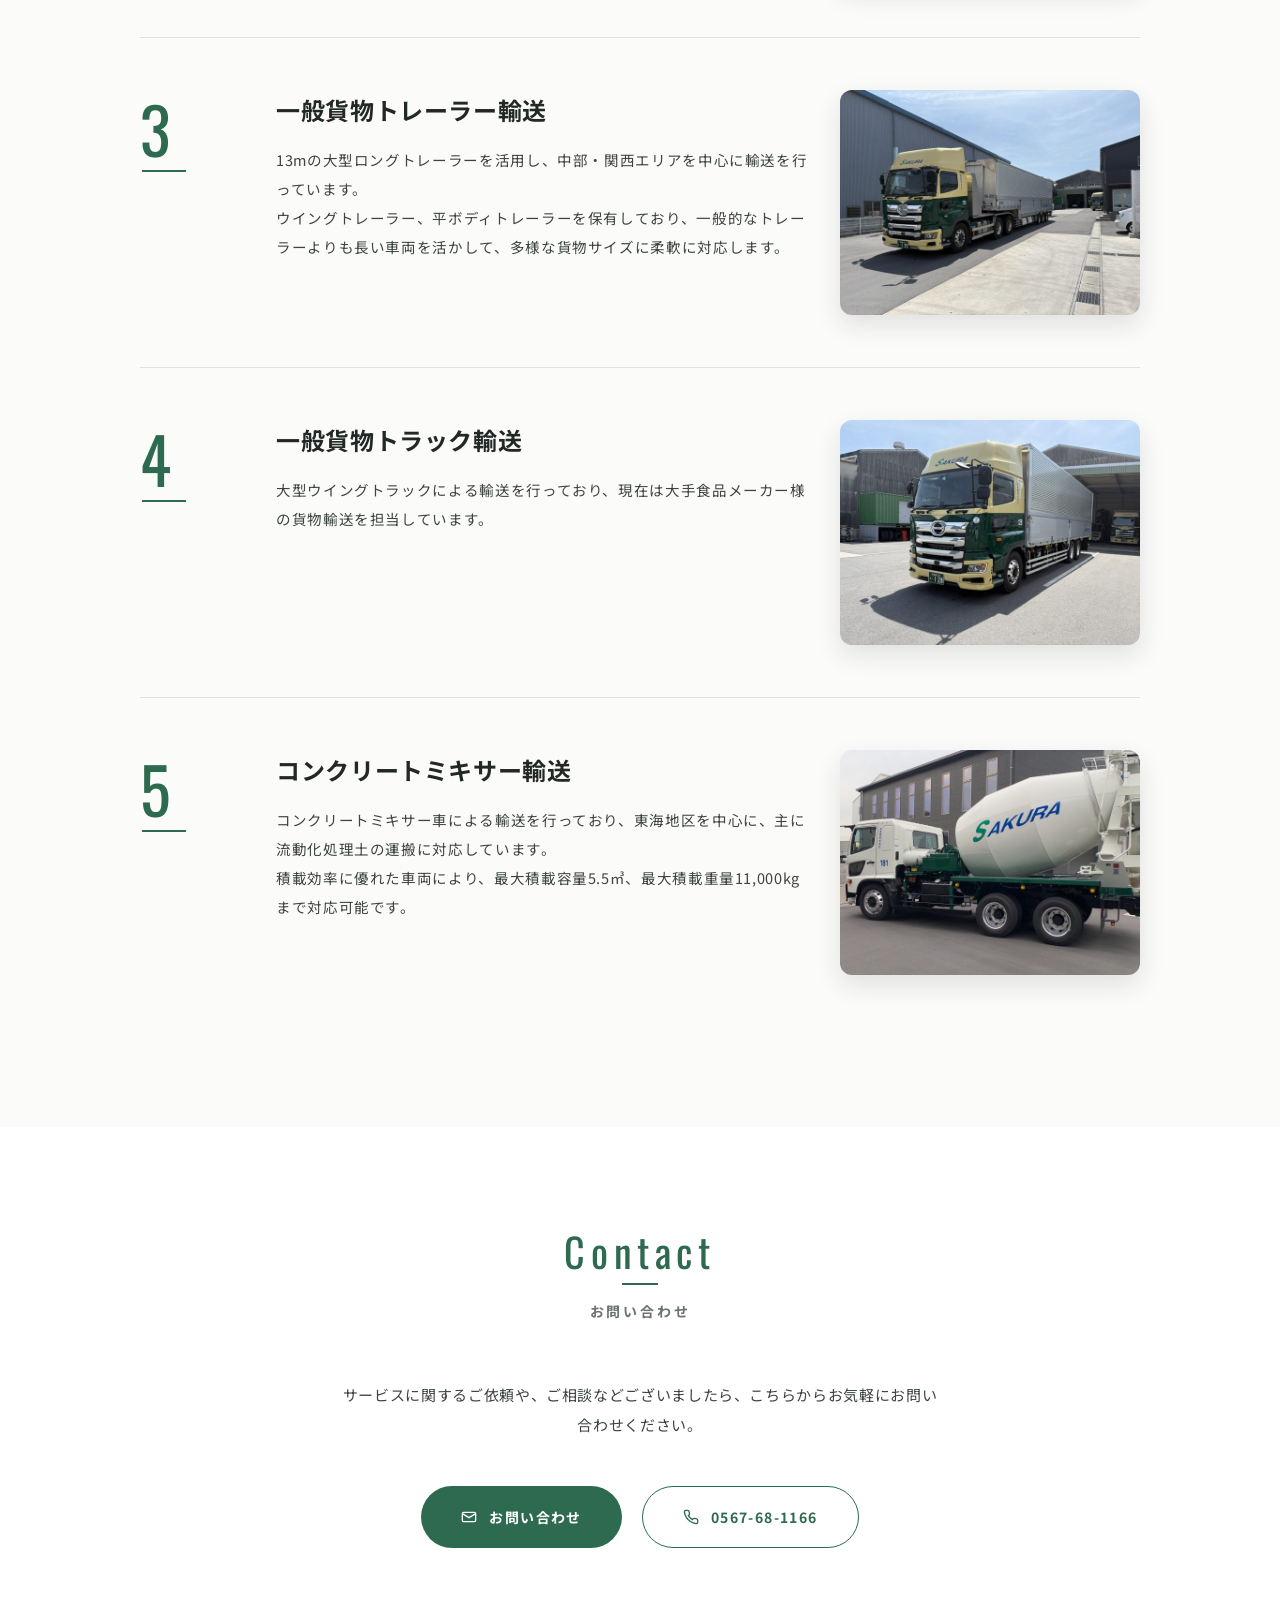
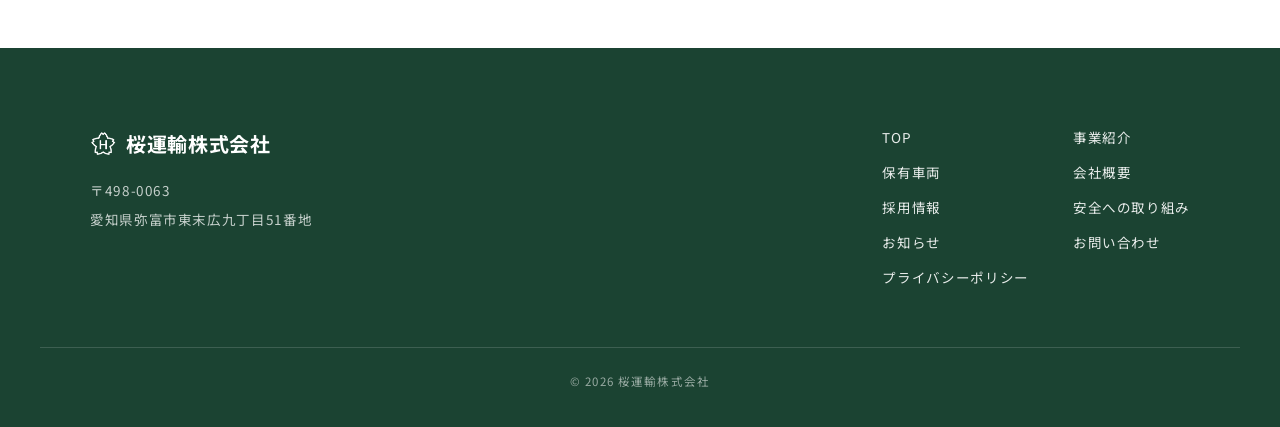
<file: our_business.html>
<!DOCTYPE html>
<html lang="ja">
<head>
<meta charset="UTF-8">
<meta name="viewport" content="width=device-width, initial-scale=1.0">
<meta name="description" content="桜運輸株式会社（愛知県弥富市）の事業紹介。名古屋港発着の国際海上コンテナ輸送、特殊輸送・低床トレーラー輸送、一般貨物輸送、コンクリートミキサー輸送をご案内します。">
<link rel="icon" type="image/png" href="assets/img/logo_sakura.png">
<title>事業紹介｜海上コンテナ輸送・特殊輸送・一般貨物輸送｜桜運輸株式会社</title>
<link rel="preconnect" href="https://fonts.googleapis.com">
<link rel="preconnect" href="https://fonts.gstatic.com" crossorigin>
<link href="https://fonts.googleapis.com/css2?family=Noto+Sans+JP:wght@400;500;700&family=Oswald:wght@400;500&display=swap" rel="stylesheet">
<link rel="canonical" href="https://www.sakuraunyu.com/our_business.html">
<meta property="og:type" content="website">
<meta property="og:locale" content="ja_JP">
<meta property="og:site_name" content="桜運輸株式会社">
<meta property="og:title" content="事業紹介｜海上コンテナ輸送・特殊輸送・一般貨物輸送｜桜運輸株式会社">
<meta property="og:description" content="桜運輸株式会社（愛知県弥富市）の事業紹介。名古屋港発着の国際海上コンテナ輸送など5つの輸送サービスをご案内します。">
<meta property="og:url" content="https://www.sakuraunyu.com/our_business.html">
<meta property="og:image" content="https://www.sakuraunyu.com/assets/img/slide1.jpg">
<meta name="twitter:card" content="summary_large_image">
<script type="application/ld+json">
{
  "@context": "https://schema.org",
  "@type": "BreadcrumbList",
  "itemListElement": [
    {"@type": "ListItem", "position": 1, "name": "ホーム", "item": "https://www.sakuraunyu.com/"},
    {"@type": "ListItem", "position": 2, "name": "事業紹介", "item": "https://www.sakuraunyu.com/our_business.html"}
  ]
}
</script>
<script type="application/ld+json">
{
  "@context": "https://schema.org",
  "@type": "Service",
  "name": "輸送サービス",
  "serviceType": "貨物輸送",
  "provider": {"@type": "LocalBusiness", "@id": "https://www.sakuraunyu.com/#business", "name": "桜運輸株式会社"},
  "areaServed": ["東海", "関東", "関西"],
  "hasOfferCatalog": {
    "@type": "OfferCatalog",
    "name": "輸送サービス一覧",
    "itemListElement": [
      {"@type": "Offer", "itemOffered": {"@type": "Service", "name": "国際海上コンテナ輸送", "description": "名古屋港に集約された輸入コンテナを中部・近畿エリアへ配送。輸出に伴う海上コンテナ輸送にも対応。"}},
      {"@type": "Offer", "itemOffered": {"@type": "Service", "name": "特殊輸送・低床トレーラー輸送", "description": "工作機械や大型設備などの特殊貨物輸送。輸出用機械の名古屋港までの輸送に対応。"}},
      {"@type": "Offer", "itemOffered": {"@type": "Service", "name": "一般貨物トレーラー輸送", "description": "13mの大型ロングトレーラーで中部・関西エリアを中心に輸送。ウイング・平ボディトレーラーを保有。"}},
      {"@type": "Offer", "itemOffered": {"@type": "Service", "name": "一般貨物トラック輸送", "description": "大型ウイングトラックによる輸送。食品メーカーの貨物輸送を担当。"}},
      {"@type": "Offer", "itemOffered": {"@type": "Service", "name": "コンクリートミキサー輸送", "description": "東海地区を中心に流動化処理土の運搬に対応。最大積載容量5.5立方メートル、最大積載重量11,000kg。"}}
    ]
  }
}
</script>
<link rel="stylesheet" href="assets/site.css?v=2">
<style>
.intro{text-align:center}
.intro h2{font-size:clamp(20px,2.4vw,28px);font-weight:700;line-height:1.9;margin-bottom:26px;color:var(--green-deep)}
.intro p{font-size:15px;color:#3c443f;max-width:760px;margin:0 auto}
.svc-quote{font-size:14px;color:var(--green);font-weight:700;margin-bottom:10px}
/* サービスごとの写真 */
.numblock{grid-template-columns:110px 1fr 300px}
.numblock .ph{border-radius:12px;overflow:hidden;box-shadow:0 10px 26px rgba(34,40,37,.12)}
.numblock .ph img{width:100%;aspect-ratio:4/3;object-fit:cover;transition:transform .8s cubic-bezier(.22,1,.36,1)}
.numblock:hover .ph img{transform:scale(1.05)}
@media(max-width:860px){.numblock{grid-template-columns:110px 1fr}.numblock .ph{grid-column:1/-1;max-width:420px}}
</style>
</head>
<body>
<div class="veil"></div>
<div class="curtain" id="curtain"><span class="mark"><img src="assets/img/logo_sakura_white.png" alt="">桜運輸株式会社</span></div>

<header class="header" id="header">
  <a class="brand" href="index.html" data-transition><img src="assets/img/logo_sakura_green.png" alt="桜運輸のロゴ">桜運輸株式会社</a>
  <nav class="gnav">
    <a href="index.html" data-transition>TOP</a>
    <a href="our_business.html" class="current" data-transition>事業紹介</a>
    <a href="vehicle.html" data-transition>保有車両</a>
    <a href="company.html" data-transition>会社概要</a>
    <a href="recruit.html" data-transition>採用情報</a>
    <a href="safety.html" data-transition>安全の取り組み</a>
    <a href="news.html" data-transition>お知らせ</a>
    <a class="cta" href="contact.html" data-transition><span>お問い合わせ</span></a>
  </nav>
  <button class="menu-btn" id="menuBtn" aria-label="メニューを開く"><span class="bars"><span></span><span></span><span></span></span></button>
</header>

<div class="mnav" id="mnav">
  <nav>
    <a href="index.html" data-transition>TOP</a><a href="our_business.html" data-transition>事業紹介</a>
    <a href="vehicle.html" data-transition>保有車両</a><a href="company.html" data-transition>会社概要</a>
    <a href="recruit.html" data-transition>採用情報</a><a href="safety.html" data-transition>安全への取り組み</a>
    <a href="news.html" data-transition>お知らせ</a><a href="contact.html" data-transition>お問い合わせ</a>
  </nav>
</div>

<section class="pagehead">
  <div class="bg" style="background-image:url('assets/img/slide3.jpg')"></div>
  <div class="in">
    <span class="en"><span>Our Business</span></span>
    <h1 class="ja">事業紹介</h1>
  </div>
</section>

<section class="section">
  <div class="wrap">
    <div class="label rev"><span class="en">Service</span><span class="ja">サービス内容</span></div>
    <div class="intro rev d1">
      <h2>お客様の大切なお荷物を、安全に、確実に、そして丁寧に。</h2>
      <p>桜運輸株式会社は、徹底した教育によって育てられたプロドライバーが、高い安全基準に対応した輸送サービスを提供しています。<br>一つひとつの輸送に責任を持ち、安心して任せていただける物流を実現します。</p>
    </div>
  </div>
</section>

<section class="section" style="padding-top:0">
  <div class="wrap">
    <div class="numblock rev">
      <div class="n">1</div>
      <div>
        <h3>国際海上コンテナ輸送</h3>
        <p class="svc-quote">“安全と信頼を運ぶ、海上コンテナ輸送のプロフェッショナル”</p>
        <p>世界各国から名古屋港に集約された輸入コンテナを、主に中部・近畿エリアへ配送しています。また、日本製品の輸出に伴う海上コンテナ輸送にも対応し、名古屋港まで安全・確実にお届けします。</p>
      </div>
      <div class="ph"><img src="assets/img/top_container.jpg" alt="名古屋港の海上コンテナの点検作業" loading="lazy"></div>
    </div>
    <div class="numblock rev">
      <div class="n">2</div>
      <div>
        <h3>特殊輸送・低床トレーラー輸送</h3>
        <p>豊富な車両ラインナップにより、多様な輸送ニーズにお応えします。<br>工作機械や大型設備などの特殊貨物輸送にも対応しており、現在は日本を代表する工作機械メーカー様の輸出用機械を中心に、名古屋港までの輸送を行っています。</p>
      </div>
      <div class="ph"><img src="assets/img/biz_1918.jpg" alt="特殊貨物を積載した低床トレーラー" loading="lazy"></div>
    </div>
    <div class="numblock rev">
      <div class="n">3</div>
      <div>
        <h3>一般貨物トレーラー輸送</h3>
        <p>13mの大型ロングトレーラーを活用し、中部・関西エリアを中心に輸送を行っています。<br>ウイングトレーラー、平ボディトレーラーを保有しており、一般的なトレーラーよりも長い車両を活かして、多様な貨物サイズに柔軟に対応します。</p>
      </div>
      <div class="ph"><img src="assets/img/biz_1906.jpg" alt="13m大型ウイングトレーラー" loading="lazy"></div>
    </div>
    <div class="numblock rev">
      <div class="n">4</div>
      <div>
        <h3>一般貨物トラック輸送</h3>
        <p>大型ウイングトラックによる輸送を行っており、現在は大手食品メーカー様の貨物輸送を担当しています。</p>
      </div>
      <div class="ph"><img src="assets/img/biz_1907.jpg" alt="大型ウイングトラック" loading="lazy"></div>
    </div>
    <div class="numblock rev">
      <div class="n">5</div>
      <div>
        <h3>コンクリートミキサー輸送</h3>
        <p>コンクリートミキサー車による輸送を行っており、東海地区を中心に、主に流動化処理土の運搬に対応しています。<br>積載効率に優れた車両により、最大積載容量5.5㎥、最大積載重量11,000kgまで対応可能です。</p>
      </div>
      <div class="ph"><img src="assets/img/biz_mixer.jpg" alt="コンクリートミキサー車" loading="lazy"></div>
    </div>
  </div>
</section>

<section class="section contactband">
  <div class="label rev"><span class="en">Contact</span><span class="ja">お問い合わせ</span></div>
  <p class="lead rev d1">サービスに関するご依頼や、ご相談などございましたら、こちらからお気軽にお問い合わせください。</p>
  <div class="btns rev d2">
    <a class="btn" href="contact.html" data-transition>
      <svg viewBox="0 0 24 24" fill="none" stroke="currentColor" stroke-width="2"><rect x="2" y="5" width="20" height="14" rx="2"/><path d="m2 7 10 6L22 7"/></svg>
      お問い合わせ
    </a>
    <a class="btn btn--line" href="tel:0567681166">
      <svg viewBox="0 0 24 24" fill="none" stroke="currentColor" stroke-width="2"><path d="M22 16.9v3a2 2 0 0 1-2.2 2 19.8 19.8 0 0 1-8.6-3.1 19.5 19.5 0 0 1-6-6A19.8 19.8 0 0 1 2.1 4.2 2 2 0 0 1 4.1 2h3a2 2 0 0 1 2 1.7c.1 1 .4 2 .7 2.9a2 2 0 0 1-.5 2.1L8 10a16 16 0 0 0 6 6l1.3-1.3a2 2 0 0 1 2.1-.5c.9.3 1.9.6 2.9.7a2 2 0 0 1 1.7 2Z"/></svg>
      0567-68-1166
    </a>
  </div>
</section>

<footer class="footer">
  <div class="wrap">
    <div>
      <div class="name"><img src="assets/img/logo_sakura_white.png" alt="">桜運輸株式会社</div>
      <address>〒498-0063<br>愛知県弥富市東末広九丁目51番地</address>
    </div>
    <nav>
      <a href="index.html" data-transition>TOP</a><a href="our_business.html" data-transition>事業紹介</a>
      <a href="vehicle.html" data-transition>保有車両</a><a href="company.html" data-transition>会社概要</a>
      <a href="recruit.html" data-transition>採用情報</a><a href="safety.html" data-transition>安全への取り組み</a>
      <a href="news.html" data-transition>お知らせ</a><a href="contact.html" data-transition>お問い合わせ</a>
      <a href="privacy.html" data-transition>プライバシーポリシー</a>
    </nav>
  </div>
  <div class="copy">© 2026 桜運輸株式会社</div>
</footer>

<script src="assets/site.js?v=2"></script>
</body>
</html>
</file>
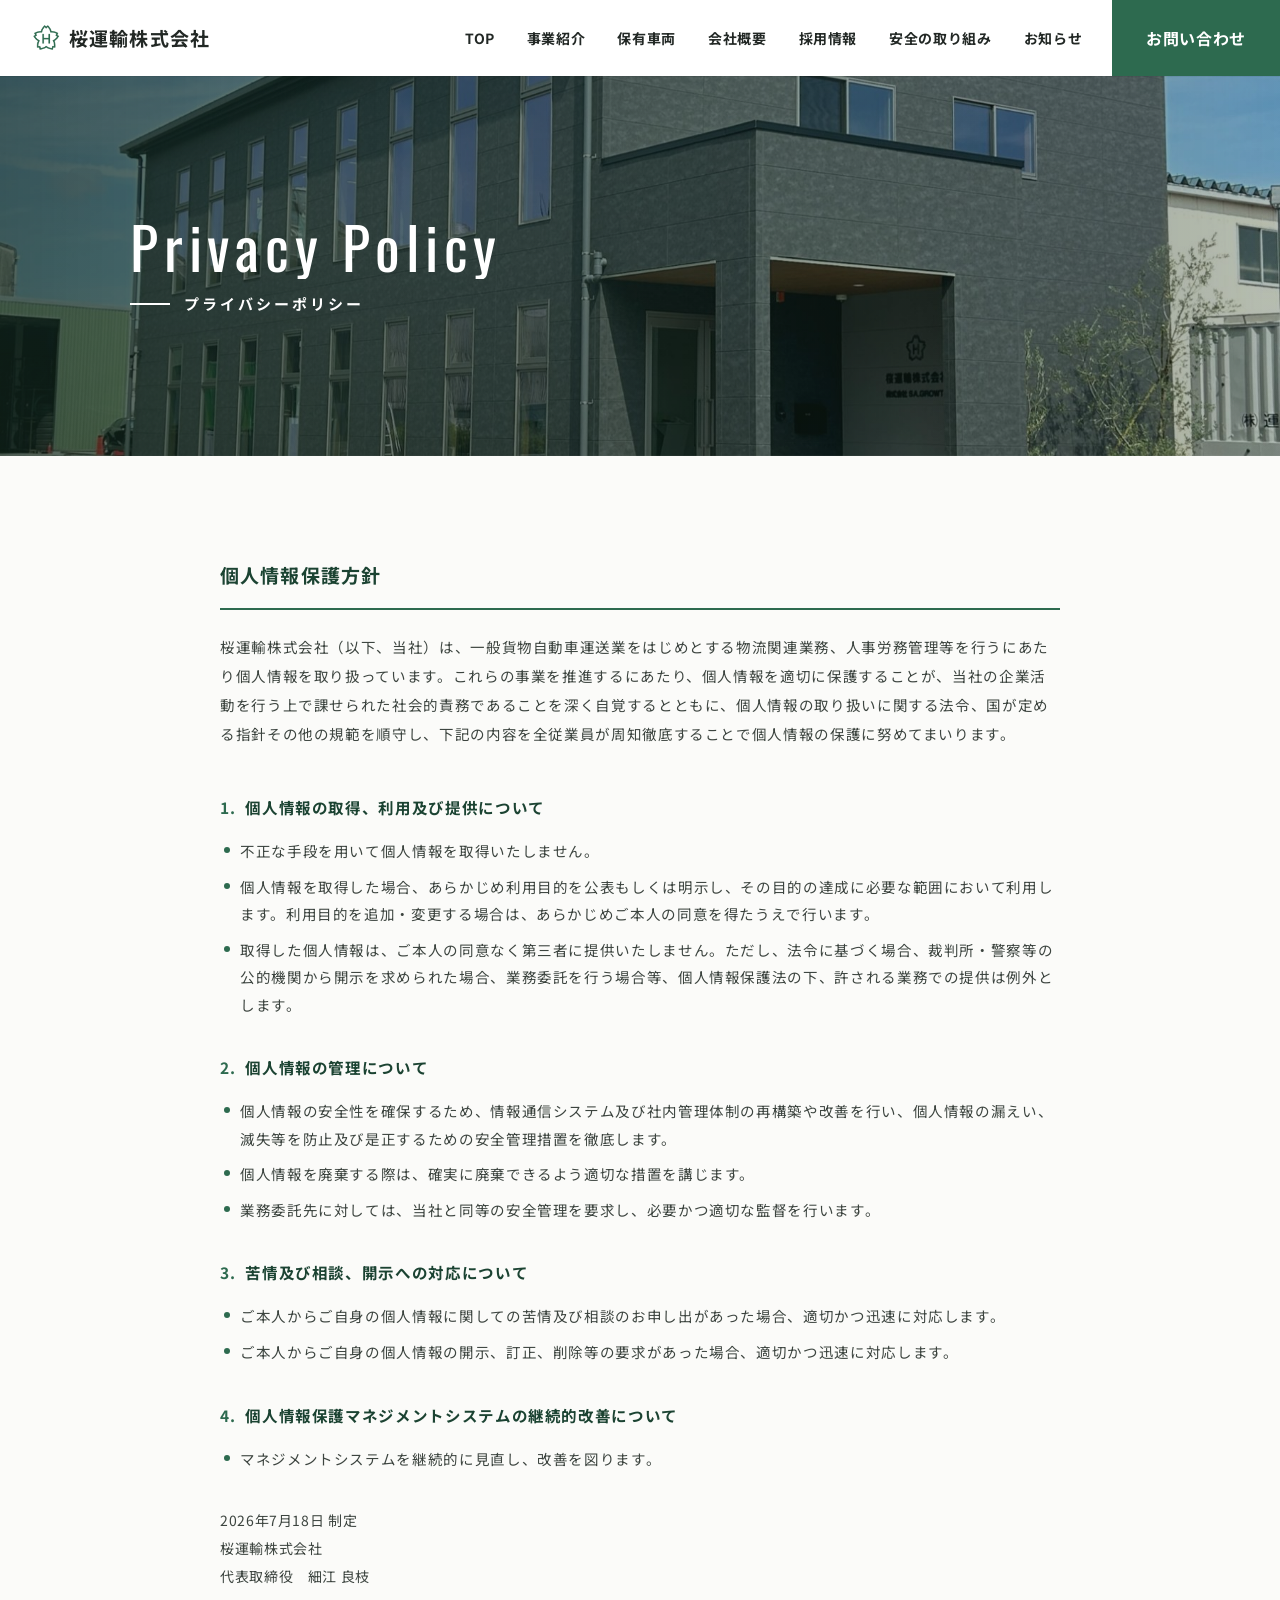
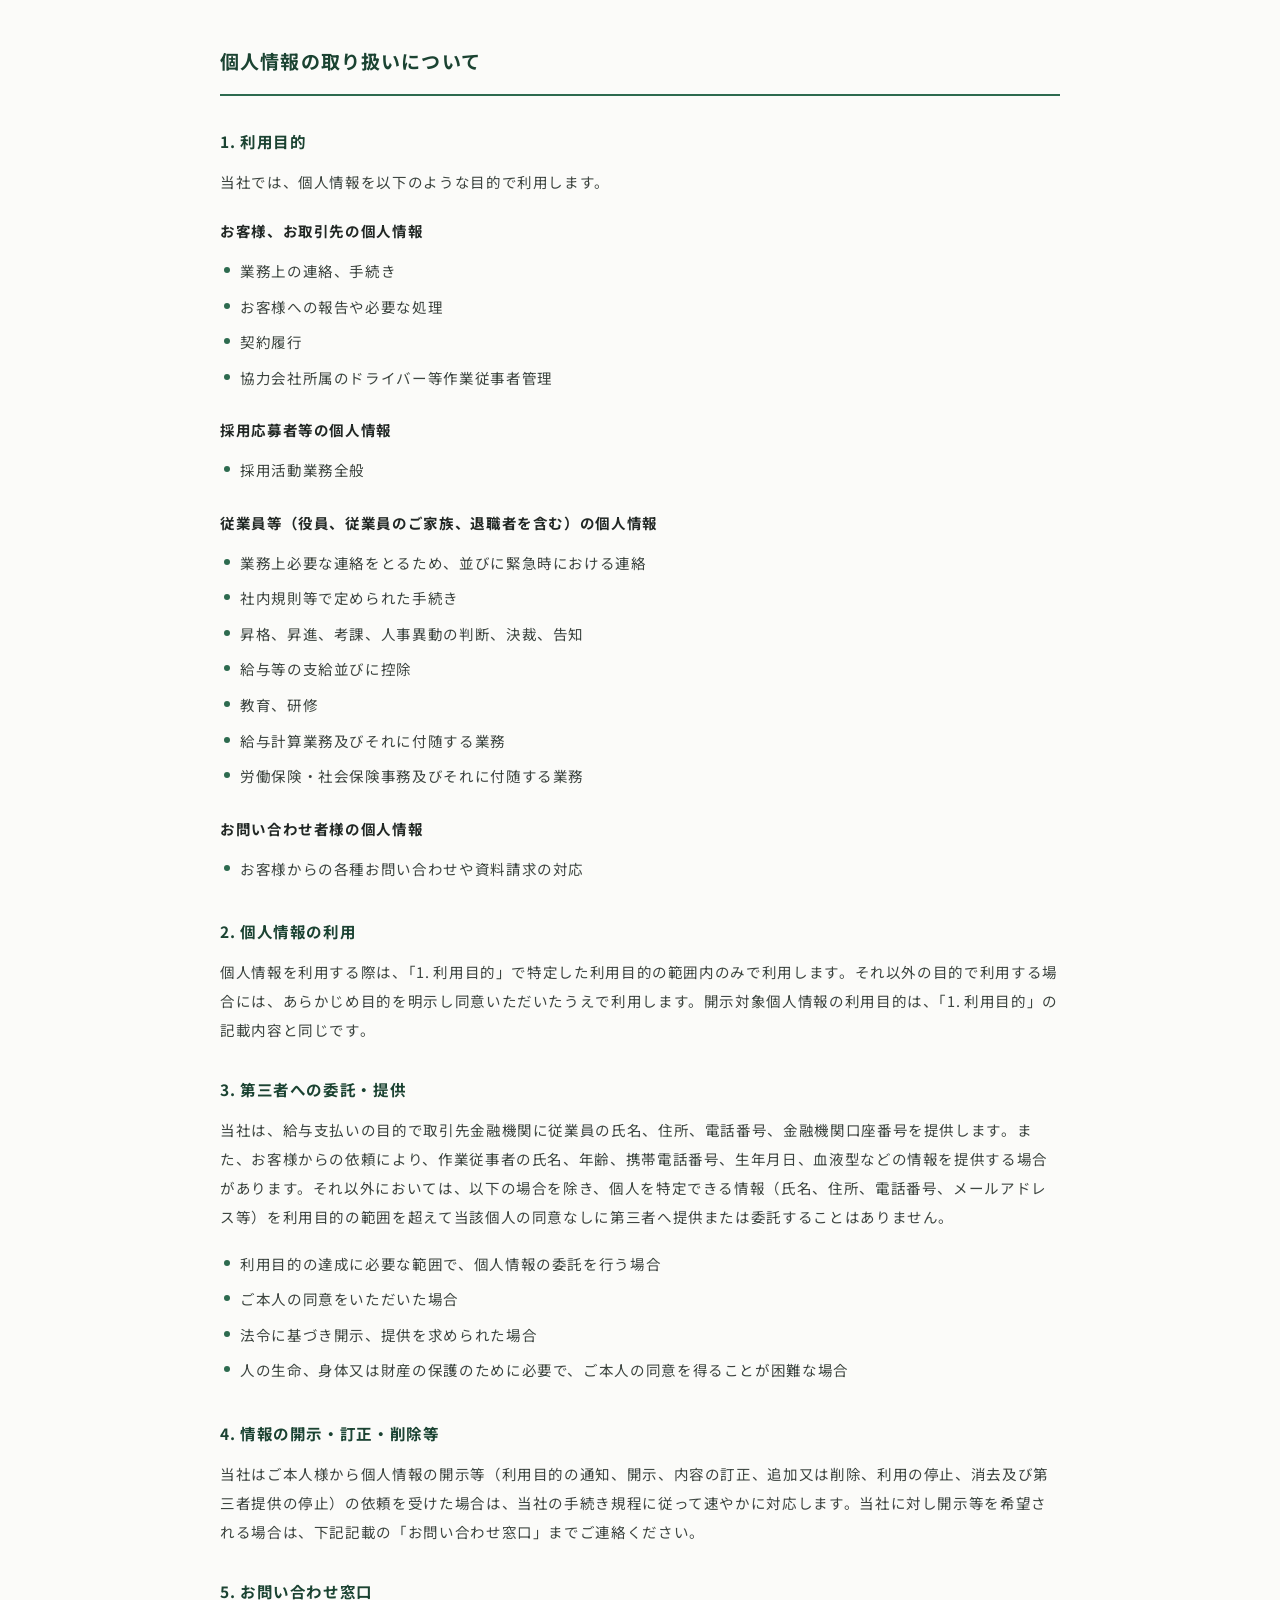
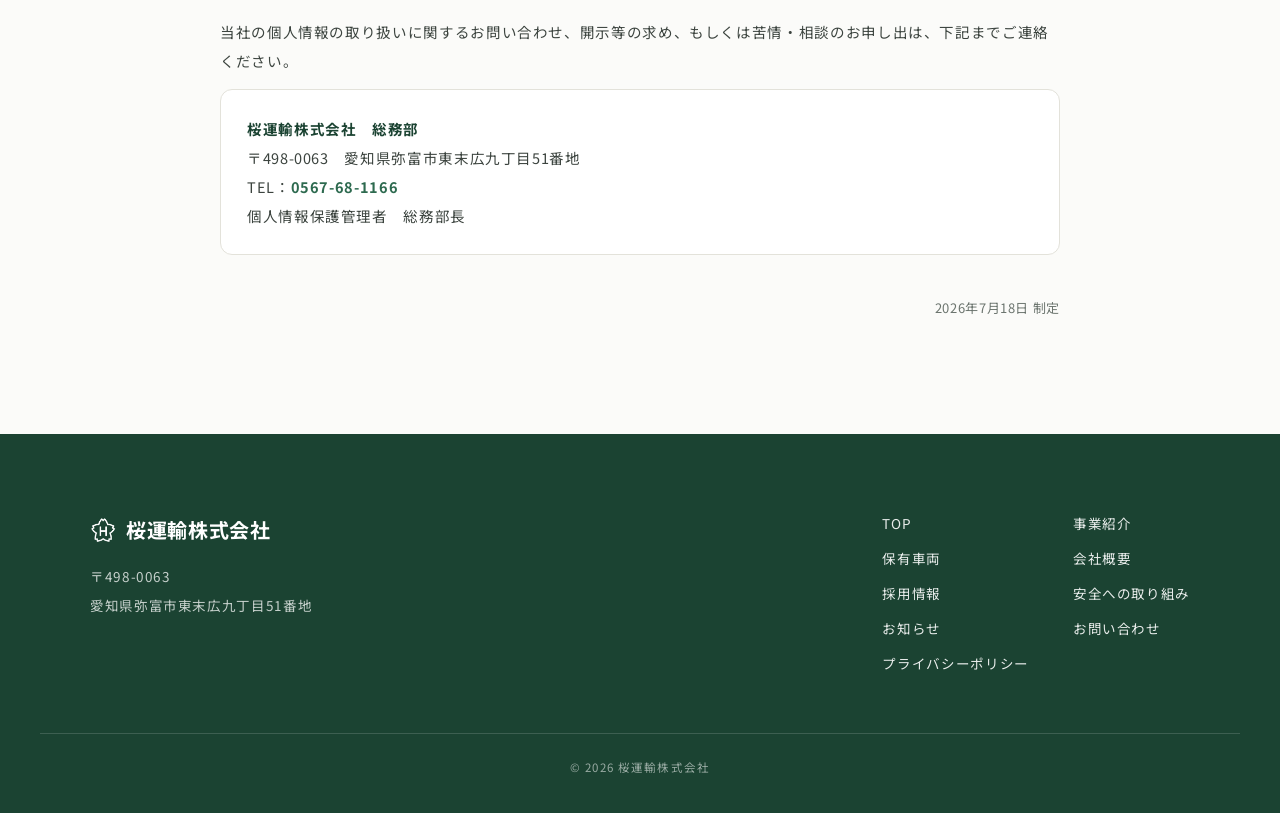
<file: privacy.html>
<!DOCTYPE html>
<html lang="ja">
<head>
<meta charset="UTF-8">
<meta name="viewport" content="width=device-width, initial-scale=1.0">
<meta name="description" content="桜運輸株式会社の個人情報保護方針（プライバシーポリシー）。個人情報の取得・利用・管理・第三者提供、開示等の求め、お問い合わせ窓口についてご案内します。">
<link rel="icon" type="image/png" href="assets/img/logo_sakura.png">
<title>プライバシーポリシー｜桜運輸株式会社</title>
<link rel="canonical" href="https://www.sakuraunyu.com/privacy.html">
<meta property="og:type" content="website">
<meta property="og:locale" content="ja_JP">
<meta property="og:site_name" content="桜運輸株式会社">
<meta property="og:title" content="プライバシーポリシー｜桜運輸株式会社">
<meta property="og:description" content="桜運輸株式会社の個人情報保護方針（プライバシーポリシー）。">
<meta property="og:url" content="https://www.sakuraunyu.com/privacy.html">
<meta property="og:image" content="https://www.sakuraunyu.com/assets/img/slide1.jpg">
<meta name="twitter:card" content="summary_large_image">
<link rel="preconnect" href="https://fonts.googleapis.com">
<link rel="preconnect" href="https://fonts.gstatic.com" crossorigin>
<link href="https://fonts.googleapis.com/css2?family=Noto+Sans+JP:wght@400;500;700&family=Oswald:wght@400;500&display=swap" rel="stylesheet">
<link rel="stylesheet" href="assets/site.css?v=2">
<script type="application/ld+json">
{
  "@context": "https://schema.org",
  "@type": "BreadcrumbList",
  "itemListElement": [
    {"@type": "ListItem", "position": 1, "name": "ホーム", "item": "https://www.sakuraunyu.com/"},
    {"@type": "ListItem", "position": 2, "name": "プライバシーポリシー", "item": "https://www.sakuraunyu.com/privacy.html"}
  ]
}
</script>
<style>
.policy{max-width:840px;margin:0 auto;font-size:14.5px;color:#3c443f}
.policy .intro{margin-bottom:44px;line-height:2}
.policy h2{font-size:19px;font-weight:700;color:var(--green-deep);letter-spacing:.06em;margin:52px 0 22px;padding-bottom:14px;border-bottom:2px solid var(--green)}
.policy h2:first-of-type{margin-top:0}
.policy h3{font-size:15.5px;font-weight:700;color:var(--green-deep);margin:30px 0 10px}
.policy h4{font-size:14.5px;font-weight:700;color:var(--ink);margin:20px 0 8px}
.policy p{line-height:2;margin:0 0 1em}
.policy ol.sec{counter-reset:sec;list-style:none;margin:0;padding:0}
.policy ol.sec>li{counter-increment:sec;margin:0 0 30px}
.policy ol.sec>li>.h{font-size:15.5px;font-weight:700;color:var(--green-deep);margin:0 0 10px;display:flex;gap:10px}
.policy ol.sec>li>.h::before{content:counter(sec) ".";color:var(--green)}
.policy ul.dot{margin:8px 0 0;padding:0}
.policy ul.dot li{position:relative;padding:4px 0 4px 20px;line-height:1.9}
.policy ul.dot li::before{content:"";position:absolute;left:4px;top:14px;width:6px;height:6px;border-radius:50%;background:var(--green)}
.policy .sign{margin:18px 0 0;font-size:14px;line-height:2}
.policy .contactbox{margin-top:14px;background:#fff;border:1.5px solid #e3e2da;border-radius:12px;padding:24px 26px;line-height:2}
.policy .contactbox .co{font-weight:700;color:var(--green-deep)}
.policy .rev-date{text-align:right;color:var(--gray);font-size:13px;margin-top:40px}
</style>
</head>
<body>
<div class="veil"></div>
<div class="curtain" id="curtain"><span class="mark"><img src="assets/img/logo_sakura_white.png" alt="">桜運輸株式会社</span></div>

<header class="header" id="header">
  <a class="brand" href="index.html" data-transition><img src="assets/img/logo_sakura_green.png" alt="桜運輸のロゴ">桜運輸株式会社</a>
  <nav class="gnav">
    <a href="index.html" data-transition>TOP</a>
    <a href="our_business.html" data-transition>事業紹介</a>
    <a href="vehicle.html" data-transition>保有車両</a>
    <a href="company.html" data-transition>会社概要</a>
    <a href="recruit.html" data-transition>採用情報</a>
    <a href="safety.html" data-transition>安全の取り組み</a>
    <a href="news.html" data-transition>お知らせ</a>
    <a class="cta" href="contact.html" data-transition><span>お問い合わせ</span></a>
  </nav>
  <button class="menu-btn" id="menuBtn" aria-label="メニューを開く"><span class="bars"><span></span><span></span><span></span></span></button>
</header>

<div class="mnav" id="mnav">
  <nav>
    <a href="index.html" data-transition>TOP</a><a href="our_business.html" data-transition>事業紹介</a>
    <a href="vehicle.html" data-transition>保有車両</a><a href="company.html" data-transition>会社概要</a>
    <a href="recruit.html" data-transition>採用情報</a><a href="safety.html" data-transition>安全への取り組み</a>
    <a href="news.html" data-transition>お知らせ</a><a href="contact.html" data-transition>お問い合わせ</a>
  </nav>
</div>

<section class="pagehead">
  <div class="bg" style="background-image:url('assets/img/office.jpg')"></div>
  <div class="in">
    <span class="en"><span>Privacy Policy</span></span>
    <h1 class="ja">プライバシーポリシー</h1>
  </div>
</section>

<section class="section">
  <div class="wrap">
    <div class="policy rev">

      <h2>個人情報保護方針</h2>
      <p class="intro">桜運輸株式会社（以下、当社）は、一般貨物自動車運送業をはじめとする物流関連業務、人事労務管理等を行うにあたり個人情報を取り扱っています。これらの事業を推進するにあたり、個人情報を適切に保護することが、当社の企業活動を行う上で課せられた社会的責務であることを深く自覚するとともに、個人情報の取り扱いに関する法令、国が定める指針その他の規範を順守し、下記の内容を全従業員が周知徹底することで個人情報の保護に努めてまいります。</p>

      <ol class="sec">
        <li>
          <div class="h">個人情報の取得、利用及び提供について</div>
          <ul class="dot">
            <li>不正な手段を用いて個人情報を取得いたしません。</li>
            <li>個人情報を取得した場合、あらかじめ利用目的を公表もしくは明示し、その目的の達成に必要な範囲において利用します。利用目的を追加・変更する場合は、あらかじめご本人の同意を得たうえで行います。</li>
            <li>取得した個人情報は、ご本人の同意なく第三者に提供いたしません。ただし、法令に基づく場合、裁判所・警察等の公的機関から開示を求められた場合、業務委託を行う場合等、個人情報保護法の下、許される業務での提供は例外とします。</li>
          </ul>
        </li>
        <li>
          <div class="h">個人情報の管理について</div>
          <ul class="dot">
            <li>個人情報の安全性を確保するため、情報通信システム及び社内管理体制の再構築や改善を行い、個人情報の漏えい、滅失等を防止及び是正するための安全管理措置を徹底します。</li>
            <li>個人情報を廃棄する際は、確実に廃棄できるよう適切な措置を講じます。</li>
            <li>業務委託先に対しては、当社と同等の安全管理を要求し、必要かつ適切な監督を行います。</li>
          </ul>
        </li>
        <li>
          <div class="h">苦情及び相談、開示への対応について</div>
          <ul class="dot">
            <li>ご本人からご自身の個人情報に関しての苦情及び相談のお申し出があった場合、適切かつ迅速に対応します。</li>
            <li>ご本人からご自身の個人情報の開示、訂正、削除等の要求があった場合、適切かつ迅速に対応します。</li>
          </ul>
        </li>
        <li>
          <div class="h">個人情報保護マネジメントシステムの継続的改善について</div>
          <ul class="dot">
            <li>マネジメントシステムを継続的に見直し、改善を図ります。</li>
          </ul>
        </li>
      </ol>

      <p class="sign">2026年7月18日 制定<br>桜運輸株式会社<br>代表取締役　細江 良枝</p>

      <h2>個人情報の取り扱いについて</h2>

      <h3>1. 利用目的</h3>
      <p>当社では、個人情報を以下のような目的で利用します。</p>

      <h4>お客様、お取引先の個人情報</h4>
      <ul class="dot">
        <li>業務上の連絡、手続き</li>
        <li>お客様への報告や必要な処理</li>
        <li>契約履行</li>
        <li>協力会社所属のドライバー等作業従事者管理</li>
      </ul>

      <h4>採用応募者等の個人情報</h4>
      <ul class="dot">
        <li>採用活動業務全般</li>
      </ul>

      <h4>従業員等（役員、従業員のご家族、退職者を含む）の個人情報</h4>
      <ul class="dot">
        <li>業務上必要な連絡をとるため、並びに緊急時における連絡</li>
        <li>社内規則等で定められた手続き</li>
        <li>昇格、昇進、考課、人事異動の判断、決裁、告知</li>
        <li>給与等の支給並びに控除</li>
        <li>教育、研修</li>
        <li>給与計算業務及びそれに付随する業務</li>
        <li>労働保険・社会保険事務及びそれに付随する業務</li>
      </ul>

      <h4>お問い合わせ者様の個人情報</h4>
      <ul class="dot">
        <li>お客様からの各種お問い合わせや資料請求の対応</li>
      </ul>

      <h3>2. 個人情報の利用</h3>
      <p>個人情報を利用する際は、「1. 利用目的」で特定した利用目的の範囲内のみで利用します。それ以外の目的で利用する場合には、あらかじめ目的を明示し同意いただいたうえで利用します。開示対象個人情報の利用目的は、「1. 利用目的」の記載内容と同じです。</p>

      <h3>3. 第三者への委託・提供</h3>
      <p>当社は、給与支払いの目的で取引先金融機関に従業員の氏名、住所、電話番号、金融機関口座番号を提供します。また、お客様からの依頼により、作業従事者の氏名、年齢、携帯電話番号、生年月日、血液型などの情報を提供する場合があります。それ以外においては、以下の場合を除き、個人を特定できる情報（氏名、住所、電話番号、メールアドレス等）を利用目的の範囲を超えて当該個人の同意なしに第三者へ提供または委託することはありません。</p>
      <ul class="dot">
        <li>利用目的の達成に必要な範囲で、個人情報の委託を行う場合</li>
        <li>ご本人の同意をいただいた場合</li>
        <li>法令に基づき開示、提供を求められた場合</li>
        <li>人の生命、身体又は財産の保護のために必要で、ご本人の同意を得ることが困難な場合</li>
      </ul>

      <h3>4. 情報の開示・訂正・削除等</h3>
      <p>当社はご本人様から個人情報の開示等（利用目的の通知、開示、内容の訂正、追加又は削除、利用の停止、消去及び第三者提供の停止）の依頼を受けた場合は、当社の手続き規程に従って速やかに対応します。当社に対し開示等を希望される場合は、下記記載の「お問い合わせ窓口」までご連絡ください。</p>

      <h3>5. お問い合わせ窓口</h3>
      <p>当社の個人情報の取り扱いに関するお問い合わせ、開示等の求め、もしくは苦情・相談のお申し出は、下記までご連絡ください。</p>
      <div class="contactbox">
        <span class="co">桜運輸株式会社　総務部</span><br>
        〒498-0063　愛知県弥富市東末広九丁目51番地<br>
        TEL：<a href="tel:0567681166" style="color:var(--green);font-weight:700">0567-68-1166</a><br>
        個人情報保護管理者　総務部長
      </div>

      <p class="rev-date">2026年7月18日 制定</p>
    </div>
  </div>
</section>

<footer class="footer">
  <div class="wrap">
    <div>
      <div class="name"><img src="assets/img/logo_sakura_white.png" alt="">桜運輸株式会社</div>
      <address>〒498-0063<br>愛知県弥富市東末広九丁目51番地</address>
    </div>
    <nav>
      <a href="index.html" data-transition>TOP</a><a href="our_business.html" data-transition>事業紹介</a>
      <a href="vehicle.html" data-transition>保有車両</a><a href="company.html" data-transition>会社概要</a>
      <a href="recruit.html" data-transition>採用情報</a><a href="safety.html" data-transition>安全への取り組み</a>
      <a href="news.html" data-transition>お知らせ</a><a href="contact.html" data-transition>お問い合わせ</a>
      <a href="privacy.html" data-transition>プライバシーポリシー</a>
    </nav>
  </div>
  <div class="copy">© 2026 桜運輸株式会社</div>
</footer>

<script src="assets/site.js?v=2"></script>
</body>
</html>
</file>
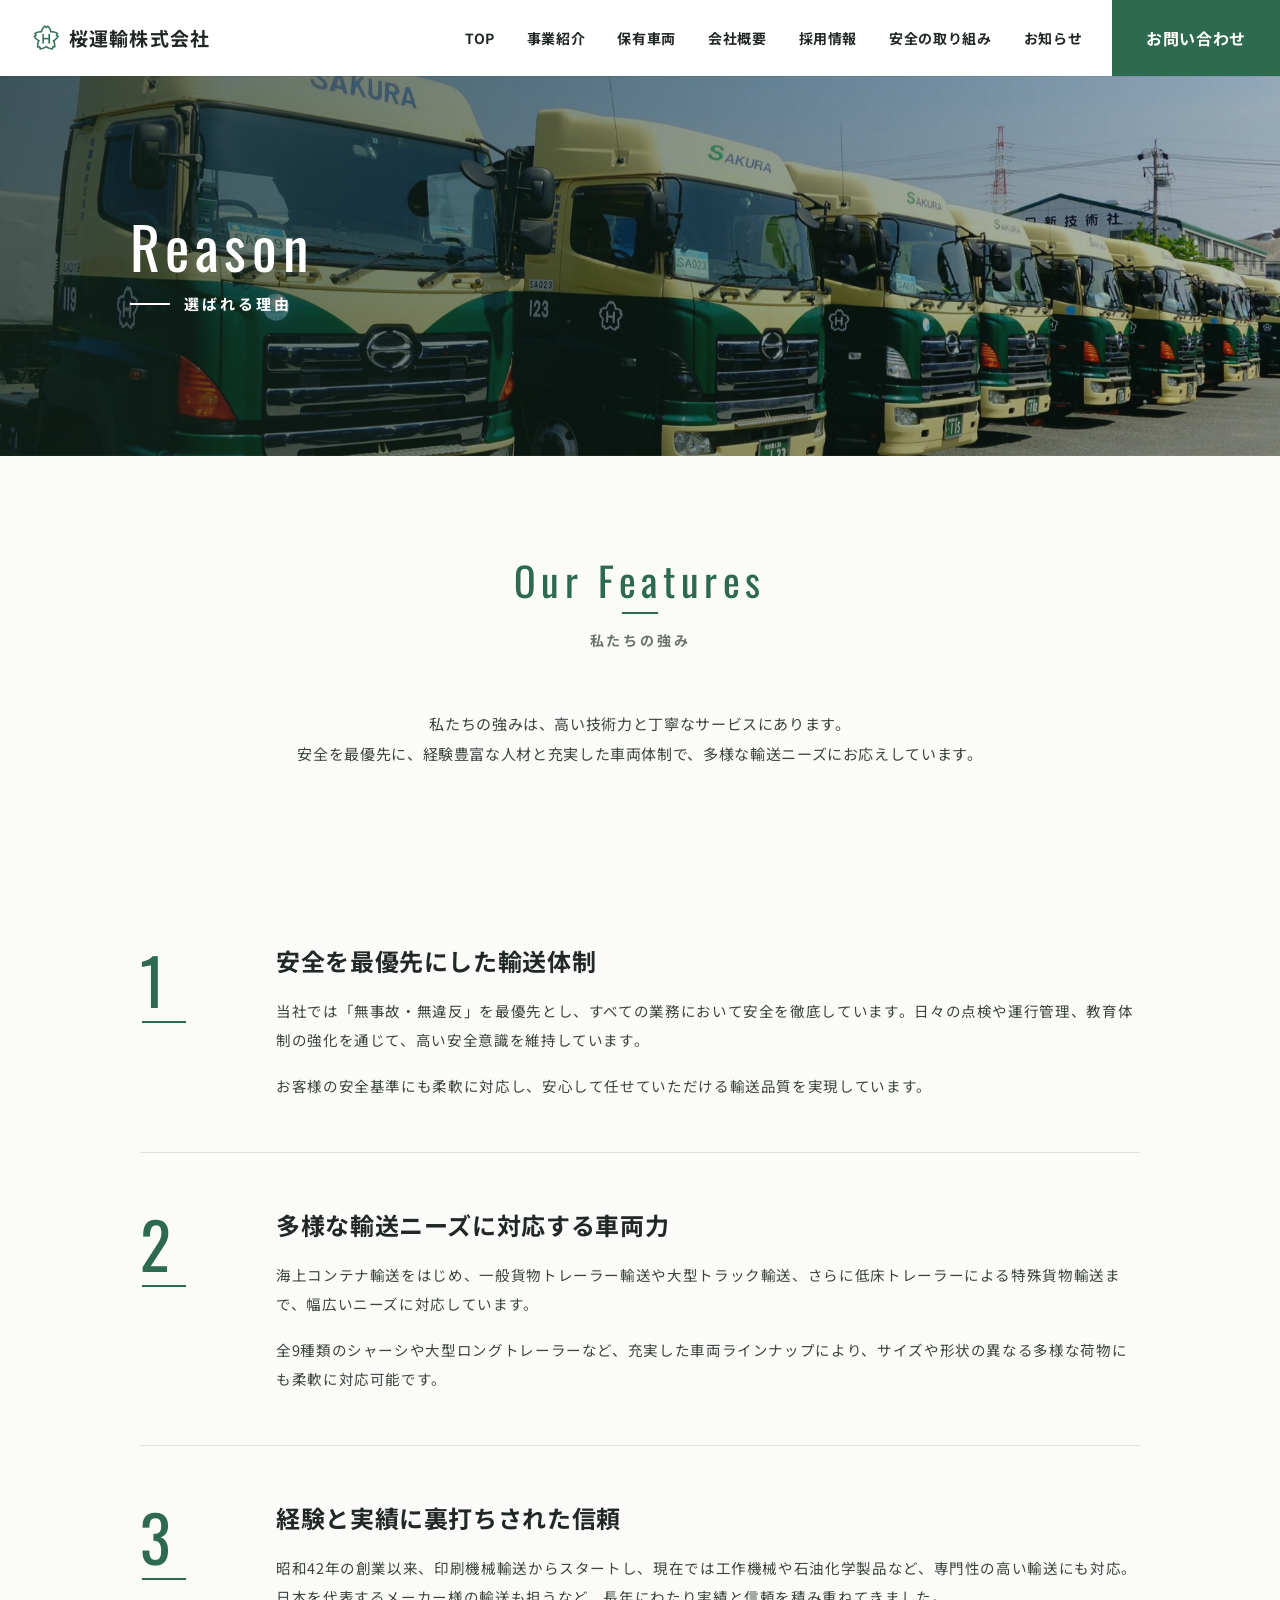
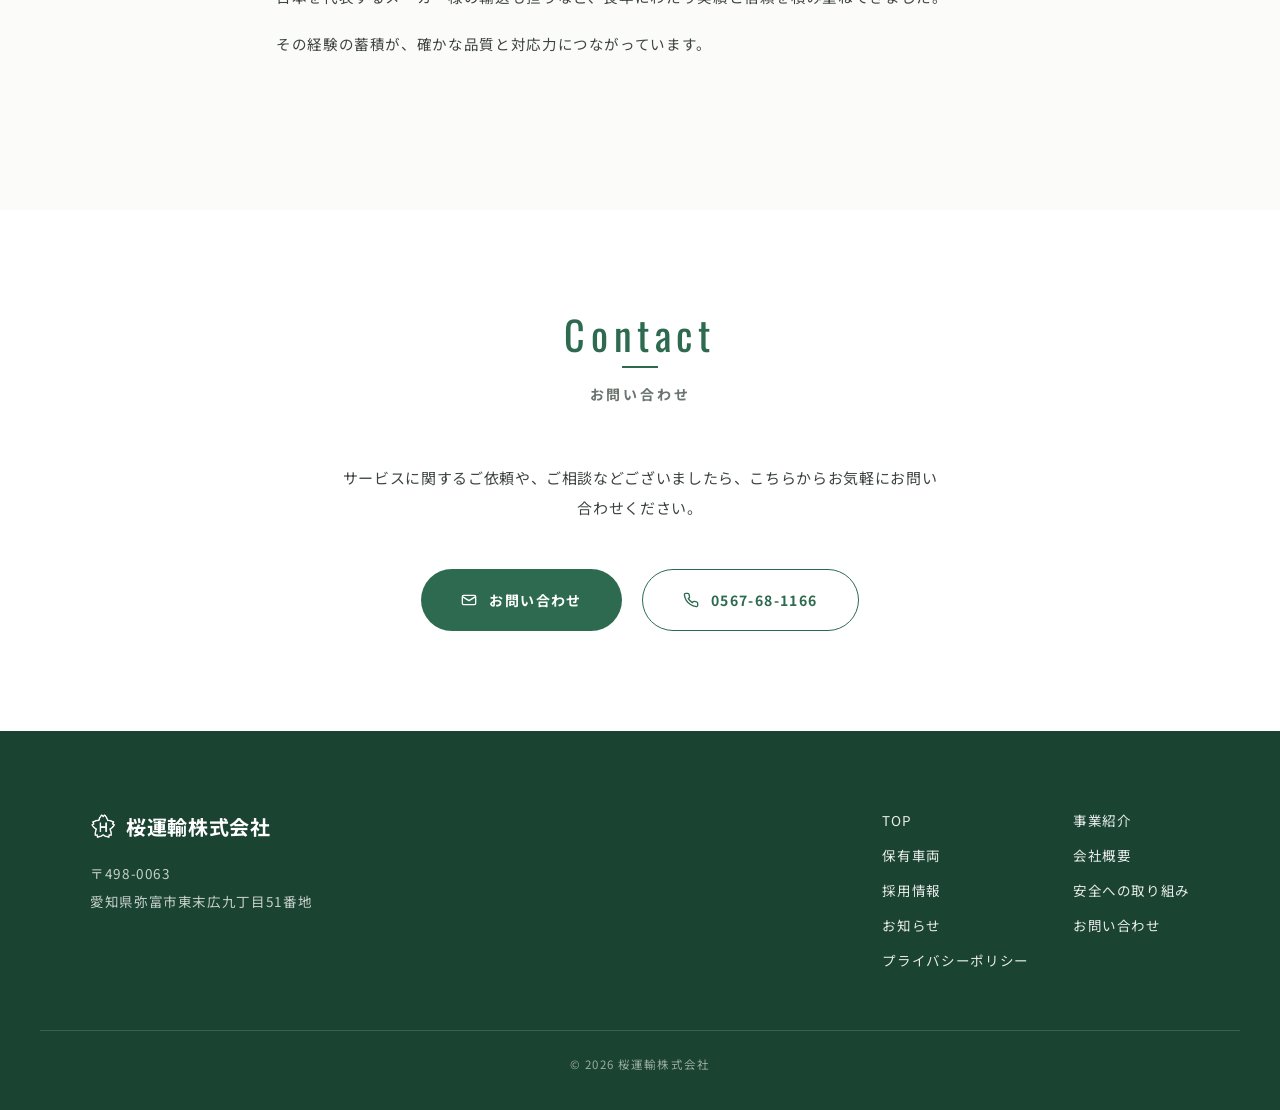
<file: reason.html>
<!DOCTYPE html>
<html lang="ja">
<head>
<meta charset="UTF-8">
<meta name="viewport" content="width=device-width, initial-scale=1.0">
<meta name="description" content="桜運輸株式会社が選ばれる理由。安全体制・車両力・実績に裏打ちされた信頼をご紹介します。">
<link rel="icon" type="image/png" href="assets/img/logo_sakura.png">
<title>選ばれる理由｜桜運輸株式会社（愛知県弥富市）</title>
<link rel="preconnect" href="https://fonts.googleapis.com">
<link rel="preconnect" href="https://fonts.gstatic.com" crossorigin>
<link href="https://fonts.googleapis.com/css2?family=Noto+Sans+JP:wght@400;500;700&family=Oswald:wght@400;500&display=swap" rel="stylesheet">
<link rel="canonical" href="https://www.sakuraunyu.com/reason.html">
<meta property="og:type" content="website">
<meta property="og:locale" content="ja_JP">
<meta property="og:site_name" content="桜運輸株式会社">
<meta property="og:title" content="選ばれる理由｜桜運輸株式会社">
<meta property="og:description" content="桜運輸株式会社が選ばれる理由。安全体制・車両力・実績に裏打ちされた信頼をご紹介します。">
<meta property="og:url" content="https://www.sakuraunyu.com/reason.html">
<meta property="og:image" content="https://www.sakuraunyu.com/assets/img/slide1.jpg">
<meta name="twitter:card" content="summary_large_image">
<script type="application/ld+json">
{
  "@context": "https://schema.org",
  "@type": "BreadcrumbList",
  "itemListElement": [
    {"@type": "ListItem", "position": 1, "name": "ホーム", "item": "https://www.sakuraunyu.com/"},
    {"@type": "ListItem", "position": 2, "name": "選ばれる理由", "item": "https://www.sakuraunyu.com/reason.html"}
  ]
}
</script>
<script type="application/ld+json">
{
  "@context": "https://schema.org",
  "@type": "WebPage",
  "name": "選ばれる理由｜桜運輸株式会社",
  "url": "https://www.sakuraunyu.com/reason.html",
  "inLanguage": "ja",
  "description": "安全を最優先にした輸送体制、多様な輸送ニーズに対応する車両力、昭和42年創業の経験と実績。桜運輸株式会社が選ばれる3つの理由。",
  "isPartOf": {"@type": "WebSite", "name": "桜運輸株式会社", "url": "https://www.sakuraunyu.com/"}
}
</script>
<link rel="stylesheet" href="assets/site.css?v=2">
<style>
.intro{text-align:center;margin-bottom:20px}
.intro p{font-size:15px;color:#3c443f;max-width:760px;margin:0 auto}
</style>
</head>
<body>
<div class="veil"></div>
<div class="curtain" id="curtain"><span class="mark"><img src="assets/img/logo_sakura_white.png" alt="">桜運輸株式会社</span></div>

<header class="header" id="header">
  <a class="brand" href="index.html" data-transition><img src="assets/img/logo_sakura_green.png" alt="桜運輸のロゴ">桜運輸株式会社</a>
  <nav class="gnav">
    <a href="index.html" data-transition>TOP</a>
    <a href="our_business.html" data-transition>事業紹介</a>
    <a href="vehicle.html" data-transition>保有車両</a>
    <a href="company.html" data-transition>会社概要</a>
    <a href="recruit.html" data-transition>採用情報</a>
    <a href="safety.html" data-transition>安全の取り組み</a>
    <a href="news.html" data-transition>お知らせ</a>
    <a class="cta" href="contact.html" data-transition><span>お問い合わせ</span></a>
  </nav>
  <button class="menu-btn" id="menuBtn" aria-label="メニューを開く"><span class="bars"><span></span><span></span><span></span></span></button>
</header>

<div class="mnav" id="mnav">
  <nav>
    <a href="index.html" data-transition>TOP</a><a href="our_business.html" data-transition>事業紹介</a>
    <a href="vehicle.html" data-transition>保有車両</a><a href="company.html" data-transition>会社概要</a>
    <a href="recruit.html" data-transition>採用情報</a><a href="safety.html" data-transition>安全への取り組み</a>
    <a href="news.html" data-transition>お知らせ</a><a href="contact.html" data-transition>お問い合わせ</a>
  </nav>
</div>

<section class="pagehead">
  <div class="bg" style="background-image:url('assets/img/slide3.jpg')"></div>
  <div class="in">
    <span class="en"><span>Reason</span></span>
    <h1 class="ja">選ばれる理由</h1>
  </div>
</section>

<section class="section">
  <div class="wrap">
    <div class="label rev"><span class="en">Our Features</span><span class="ja">私たちの強み</span></div>
    <div class="intro rev d1">
      <p>私たちの強みは、高い技術力と丁寧なサービスにあります。<br>安全を最優先に、経験豊富な人材と充実した車両体制で、多様な輸送ニーズにお応えしています。</p>
    </div>
  </div>
</section>

<section class="section" style="padding-top:0">
  <div class="wrap">
    <div class="numblock rev">
      <div class="n">1</div>
      <div>
        <h3>安全を最優先にした輸送体制</h3>
        <p>当社では「無事故・無違反」を最優先とし、すべての業務において安全を徹底しています。日々の点検や運行管理、教育体制の強化を通じて、高い安全意識を維持しています。</p>
        <p>お客様の安全基準にも柔軟に対応し、安心して任せていただける輸送品質を実現しています。</p>
      </div>
    </div>
    <div class="numblock rev">
      <div class="n">2</div>
      <div>
        <h3>多様な輸送ニーズに対応する車両力</h3>
        <p>海上コンテナ輸送をはじめ、一般貨物トレーラー輸送や大型トラック輸送、さらに低床トレーラーによる特殊貨物輸送まで、幅広いニーズに対応しています。</p>
        <p>全9種類のシャーシや大型ロングトレーラーなど、充実した車両ラインナップにより、サイズや形状の異なる多様な荷物にも柔軟に対応可能です。</p>
      </div>
    </div>
    <div class="numblock rev">
      <div class="n">3</div>
      <div>
        <h3>経験と実績に裏打ちされた信頼</h3>
        <p>昭和42年の創業以来、印刷機械輸送からスタートし、現在では工作機械や石油化学製品など、専門性の高い輸送にも対応。日本を代表するメーカー様の輸送も担うなど、長年にわたり実績と信頼を積み重ねてきました。</p>
        <p>その経験の蓄積が、確かな品質と対応力につながっています。</p>
      </div>
    </div>
  </div>
</section>

<section class="section contactband">
  <div class="label rev"><span class="en">Contact</span><span class="ja">お問い合わせ</span></div>
  <p class="lead rev d1">サービスに関するご依頼や、ご相談などございましたら、こちらからお気軽にお問い合わせください。</p>
  <div class="btns rev d2">
    <a class="btn" href="contact.html" data-transition>
      <svg viewBox="0 0 24 24" fill="none" stroke="currentColor" stroke-width="2"><rect x="2" y="5" width="20" height="14" rx="2"/><path d="m2 7 10 6L22 7"/></svg>
      お問い合わせ
    </a>
    <a class="btn btn--line" href="tel:0567681166">
      <svg viewBox="0 0 24 24" fill="none" stroke="currentColor" stroke-width="2"><path d="M22 16.9v3a2 2 0 0 1-2.2 2 19.8 19.8 0 0 1-8.6-3.1 19.5 19.5 0 0 1-6-6A19.8 19.8 0 0 1 2.1 4.2 2 2 0 0 1 4.1 2h3a2 2 0 0 1 2 1.7c.1 1 .4 2 .7 2.9a2 2 0 0 1-.5 2.1L8 10a16 16 0 0 0 6 6l1.3-1.3a2 2 0 0 1 2.1-.5c.9.3 1.9.6 2.9.7a2 2 0 0 1 1.7 2Z"/></svg>
      0567-68-1166
    </a>
  </div>
</section>

<footer class="footer">
  <div class="wrap">
    <div>
      <div class="name"><img src="assets/img/logo_sakura_white.png" alt="">桜運輸株式会社</div>
      <address>〒498-0063<br>愛知県弥富市東末広九丁目51番地</address>
    </div>
    <nav>
      <a href="index.html" data-transition>TOP</a><a href="our_business.html" data-transition>事業紹介</a>
      <a href="vehicle.html" data-transition>保有車両</a><a href="company.html" data-transition>会社概要</a>
      <a href="recruit.html" data-transition>採用情報</a><a href="safety.html" data-transition>安全への取り組み</a>
      <a href="news.html" data-transition>お知らせ</a><a href="contact.html" data-transition>お問い合わせ</a>
      <a href="privacy.html" data-transition>プライバシーポリシー</a>
    </nav>
  </div>
  <div class="copy">© 2026 桜運輸株式会社</div>
</footer>

<script src="assets/site.js?v=2"></script>
</body>
</html>
</file>
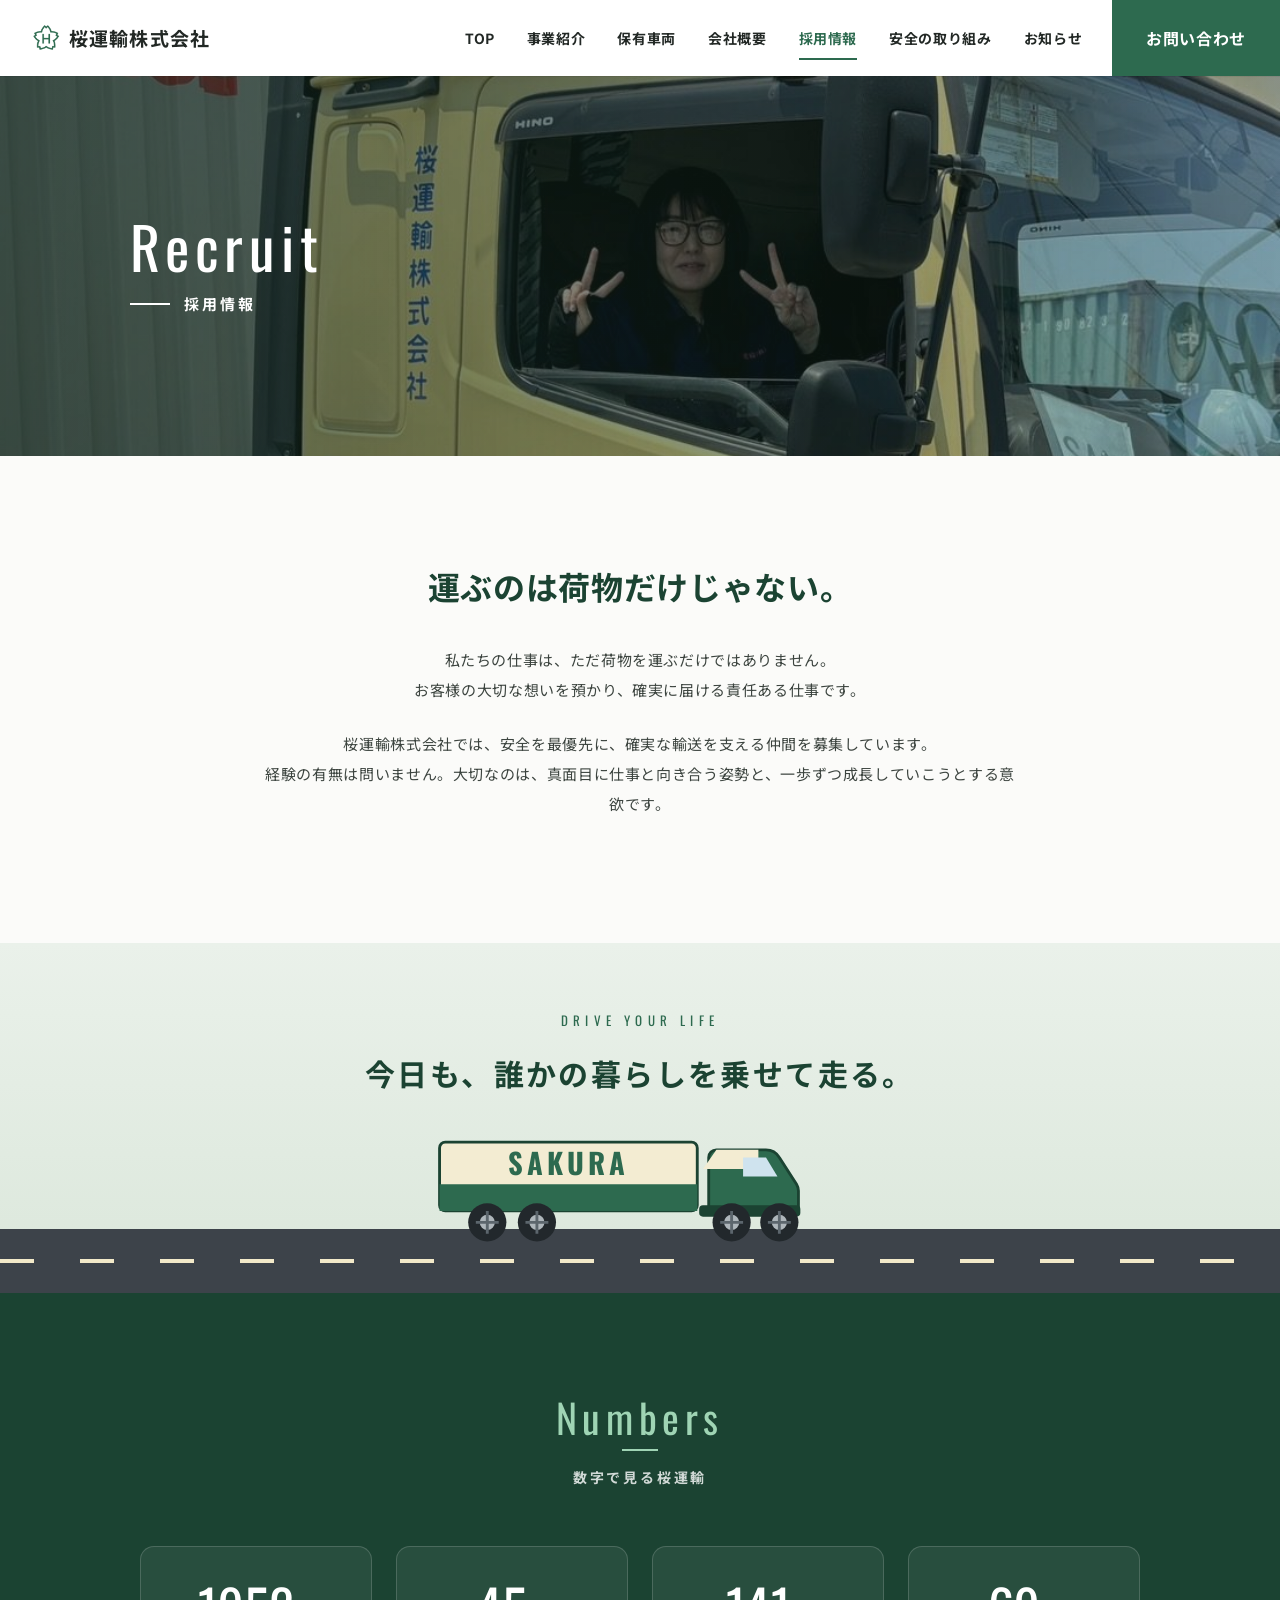
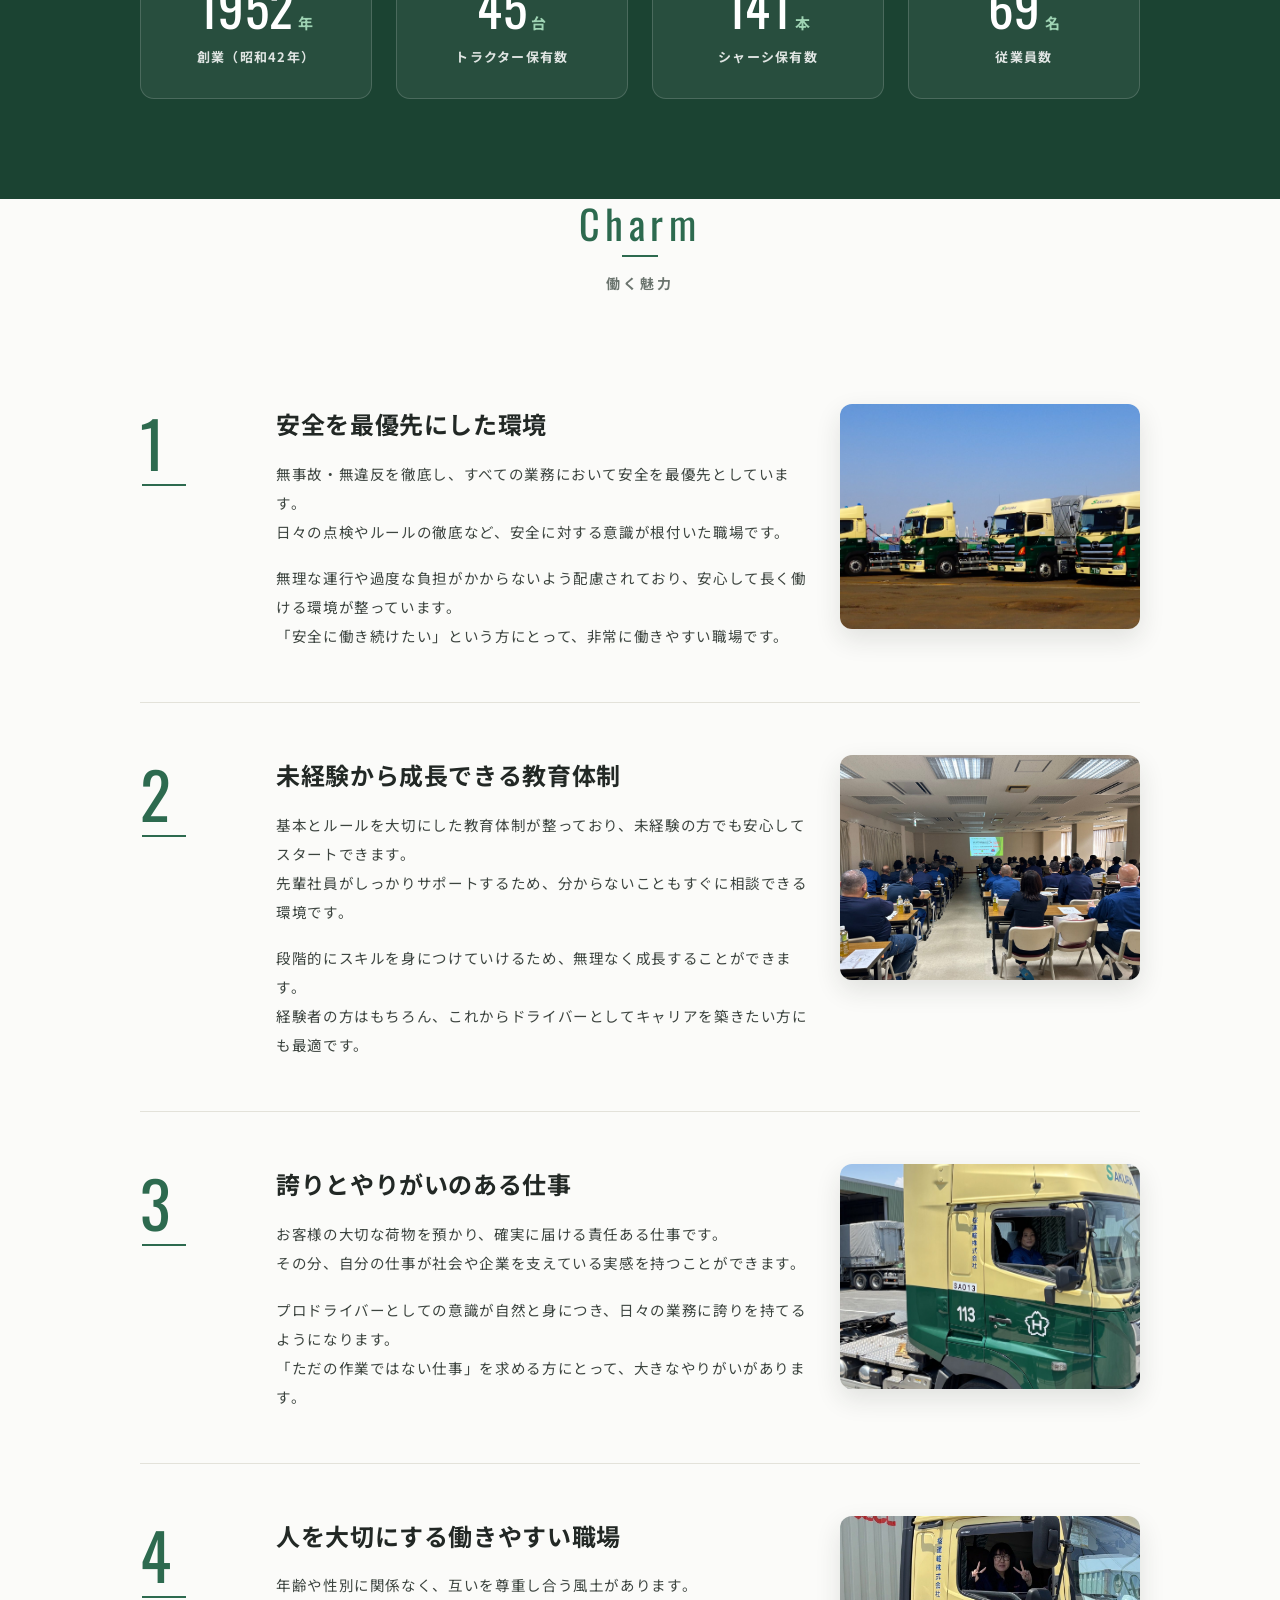
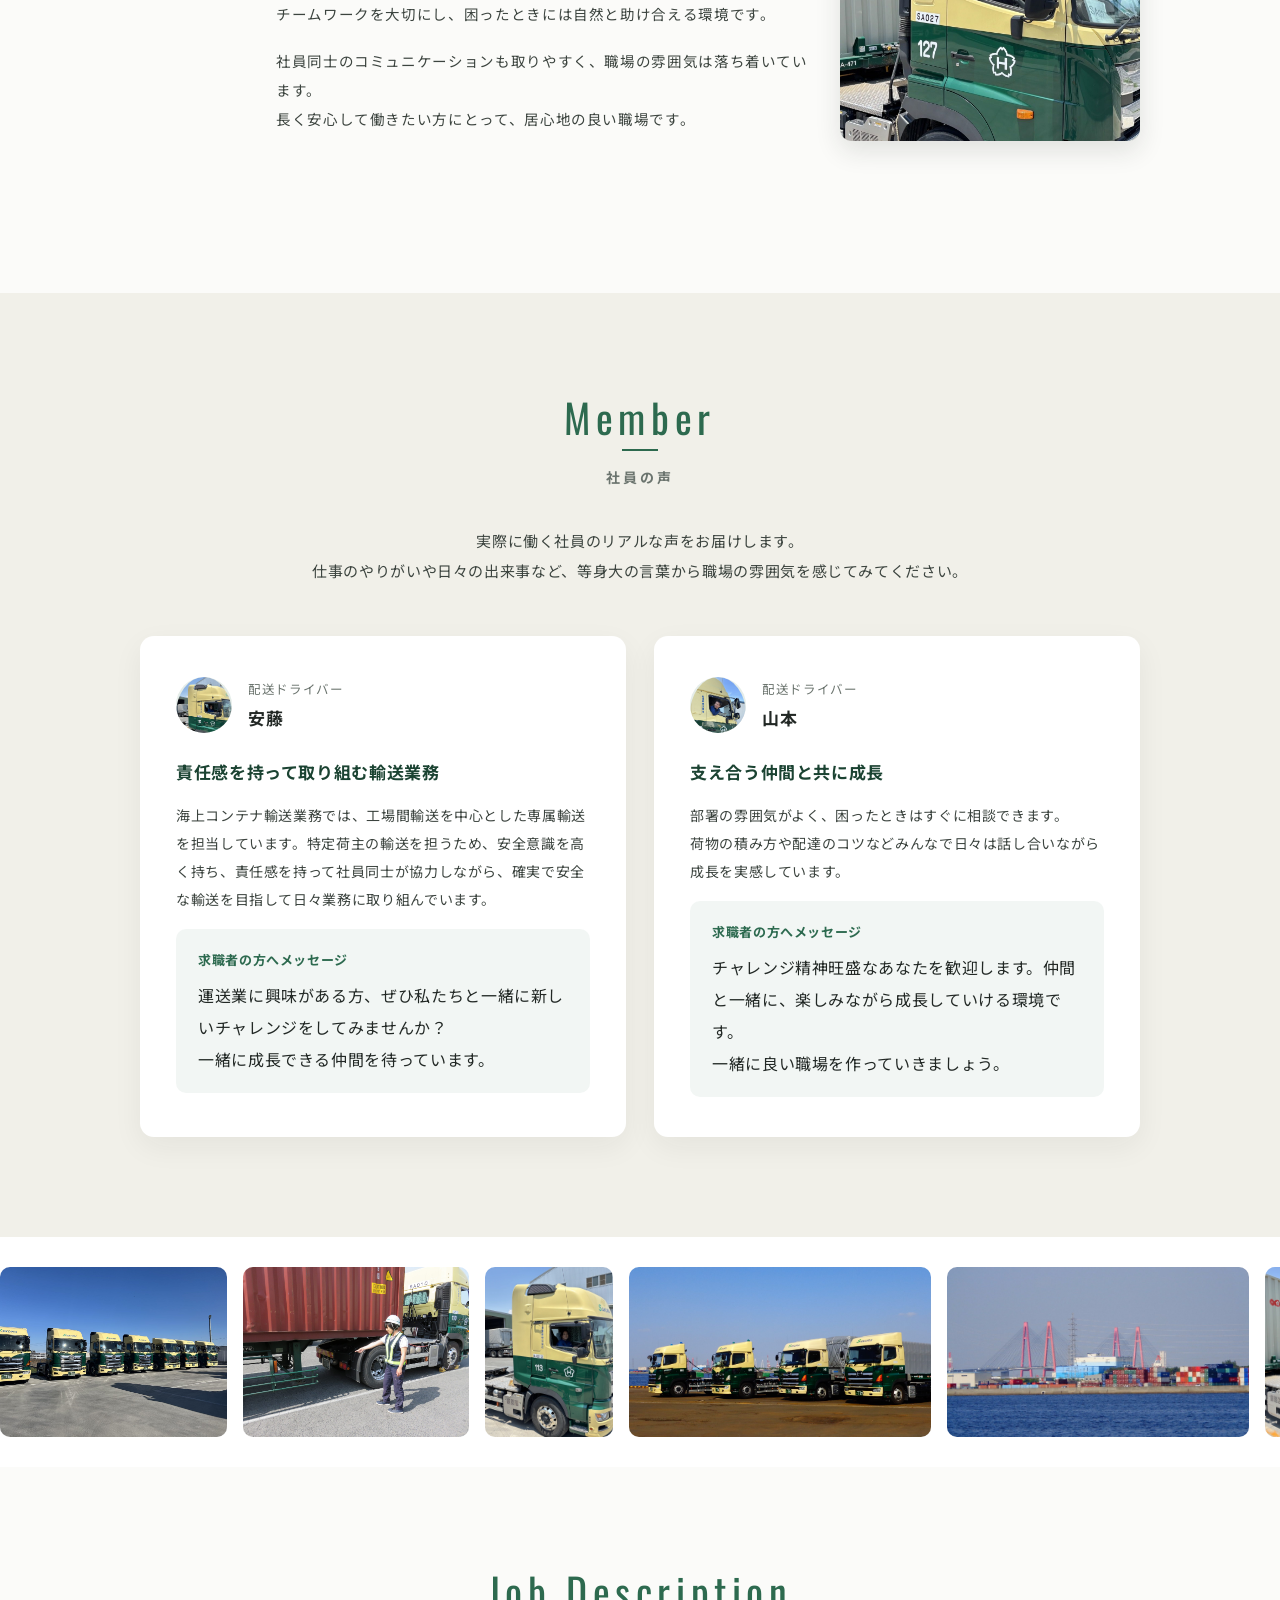
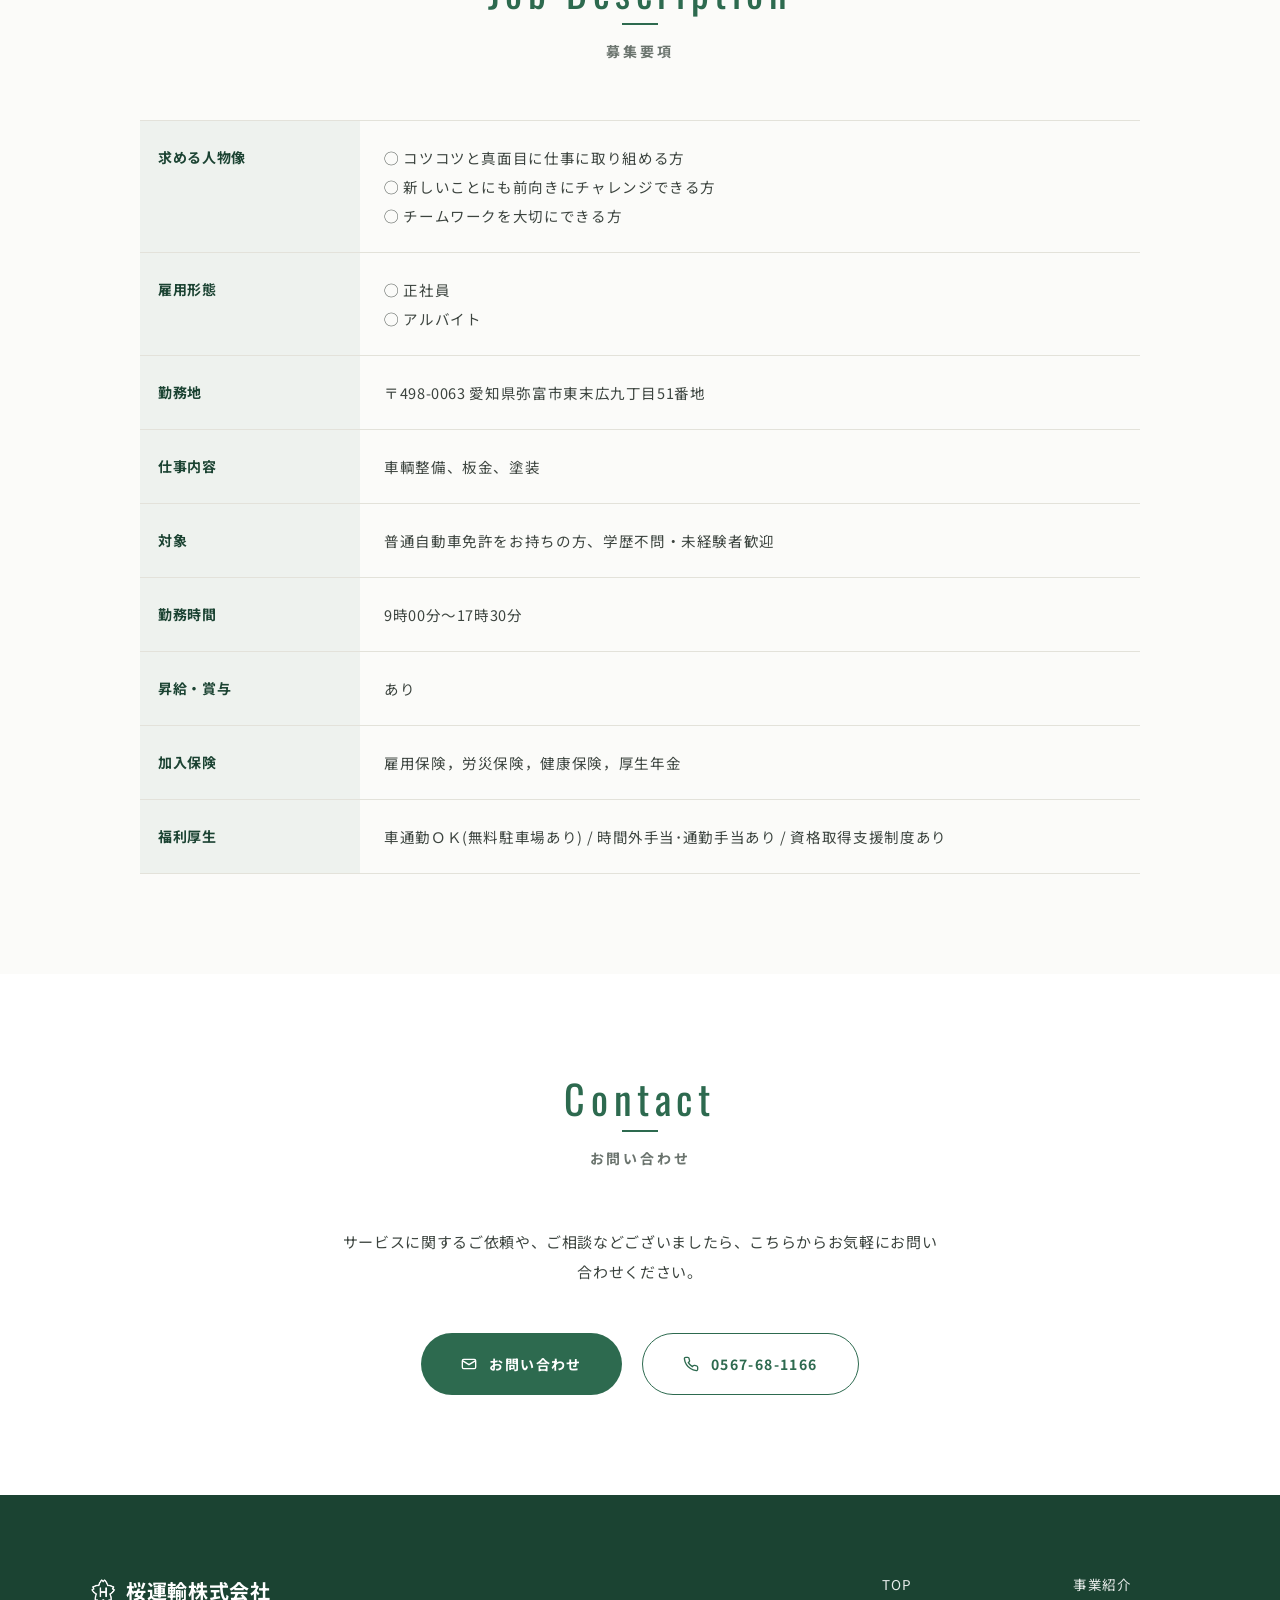
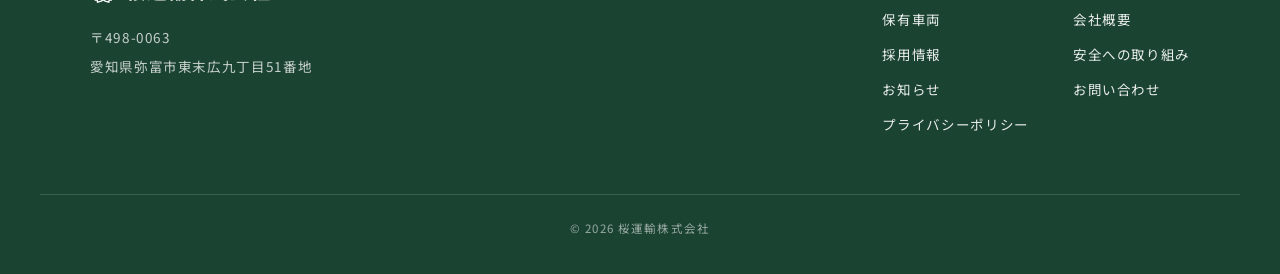
<file: recruit.html>
<!DOCTYPE html>
<html lang="ja">
<head>
<meta charset="UTF-8">
<meta name="viewport" content="width=device-width, initial-scale=1.0">
<meta name="description" content="桜運輸株式会社（愛知県弥富市）の採用情報。正社員・アルバイト募集。学歴不問・未経験者歓迎、資格取得支援制度あり。安全を最優先にした働きやすい環境で、共に働く仲間を募集しています。">
<link rel="icon" type="image/png" href="assets/img/logo_sakura.png">
<title>採用情報｜正社員・アルバイト募集（未経験歓迎）｜桜運輸株式会社（愛知県弥富市）</title>
<link rel="preconnect" href="https://fonts.googleapis.com">
<link rel="preconnect" href="https://fonts.gstatic.com" crossorigin>
<link href="https://fonts.googleapis.com/css2?family=Noto+Sans+JP:wght@400;500;700&family=Oswald:wght@400;500&display=swap" rel="stylesheet">
<link rel="canonical" href="https://www.sakuraunyu.com/recruit.html">
<meta property="og:type" content="website">
<meta property="og:locale" content="ja_JP">
<meta property="og:site_name" content="桜運輸株式会社">
<meta property="og:title" content="採用情報｜正社員・アルバイト募集（未経験歓迎）｜桜運輸株式会社">
<meta property="og:description" content="桜運輸株式会社の採用情報。安全を最優先にした働きやすい環境で、共に働く仲間を募集しています。">
<meta property="og:url" content="https://www.sakuraunyu.com/recruit.html">
<meta property="og:image" content="https://www.sakuraunyu.com/assets/img/slide1.jpg">
<meta name="twitter:card" content="summary_large_image">
<script type="application/ld+json">
{
  "@context": "https://schema.org",
  "@type": "BreadcrumbList",
  "itemListElement": [
    {"@type": "ListItem", "position": 1, "name": "ホーム", "item": "https://www.sakuraunyu.com/"},
    {"@type": "ListItem", "position": 2, "name": "採用情報", "item": "https://www.sakuraunyu.com/recruit.html"}
  ]
}
</script>
<script type="application/ld+json">
{
  "@context": "https://schema.org",
  "@type": "JobPosting",
  "title": "車輌整備・板金・塗装スタッフ（正社員・アルバイト）",
  "description": "車輌整備、板金、塗装のお仕事です。普通自動車免許をお持ちの方、学歴不問・未経験者歓迎。安全を最優先にした働きやすい環境で、共に働く仲間を募集しています。昇給・賞与あり、資格取得支援制度あり。",
  "datePosted": "2026-07-18",
  "employmentType": ["FULL_TIME", "PART_TIME"],
  "hiringOrganization": {
    "@type": "Organization",
    "name": "桜運輸株式会社",
    "sameAs": "https://www.sakuraunyu.com/",
    "logo": "https://www.sakuraunyu.com/assets/img/logo_sakura.png"
  },
  "jobLocation": {
    "@type": "Place",
    "address": {
      "@type": "PostalAddress",
      "postalCode": "498-0063",
      "addressRegion": "愛知県",
      "addressLocality": "弥富市",
      "streetAddress": "東末広九丁目51番地",
      "addressCountry": "JP"
    }
  },
  "workHours": "9:00〜17:30",
  "jobBenefits": "車通勤OK（無料駐車場あり）、時間外手当・通勤手当あり、資格取得支援制度あり、昇給・賞与あり",
  "qualifications": "普通自動車免許をお持ちの方、学歴不問・未経験者歓迎"
}
</script>
<link rel="stylesheet" href="assets/site.css?v=2">
<style>
.copyblock{text-align:center}
.copyblock h2{font-size:clamp(22px,2.8vw,32px);font-weight:700;line-height:1.9;margin-bottom:28px;color:var(--green-deep)}
.copyblock p{font-size:15px;color:#3c443f;max-width:760px;margin:0 auto 1.6em}
.voice{background:#fff;border-radius:14px;padding:40px 36px;box-shadow:0 10px 30px rgba(34,40,37,.06)}
.voice .who{display:flex;align-items:center;gap:16px;margin-bottom:20px}
.voice .who .face{width:56px;height:56px;border-radius:50%;background:rgba(45,106,79,.12);display:grid;place-items:center;color:var(--green)}
.voice .who .face svg{width:28px;height:28px}
.voice .who .role{font-size:12.5px;color:var(--gray);display:block}
.voice .who .nm{font-size:17px;font-weight:700}
.voice h3{font-size:17px;font-weight:700;color:var(--green-deep);margin-bottom:12px}
.voice p{font-size:14px;color:#3c443f;margin-bottom:1.2em}
.voice .msg{background:rgba(45,106,79,.06);border-radius:10px;padding:18px 22px;margin-top:16px}
.voice .msg b{display:block;font-size:13px;color:var(--green);margin-bottom:6px}
.voicegrid{display:grid;grid-template-columns:1fr 1fr;gap:28px}
@media(max-width:820px){.voicegrid{grid-template-columns:1fr}}
.voice .who .face img{width:100%;height:100%;object-fit:cover;border-radius:50%}
.voice .who .face{overflow:hidden}

/* ===== 道路を走るトラックのアニメーション帯 ===== */
.roadband{position:relative;background:linear-gradient(to bottom,#eaf1ea 0%,#dbe7db 100%);overflow:hidden;padding-top:64px}
.roadband .rb-copy{text-align:center;margin-bottom:40px;padding:0 24px}
.roadband .rb-copy .en{font-family:var(--en);font-size:13px;letter-spacing:.4em;color:var(--green);display:block;margin-bottom:10px}
.roadband .rb-copy h3{font-size:clamp(20px,2.6vw,30px);font-weight:700;color:var(--green-deep);letter-spacing:.08em}
.rb-road{position:relative;height:150px}
.rb-road::after{content:"";position:absolute;left:0;right:0;bottom:0;height:64px;background-color:#3d434a;background-image:repeating-linear-gradient(90deg,#f2e9c9 0 34px,transparent 34px 80px);background-size:80px 4px;background-repeat:repeat-x;background-position:0 50%;animation:rb-dash .45s linear infinite}
@keyframes rb-dash{to{background-position:-80px 50%}}
.rb-truck{position:absolute;left:50%;transform:translateX(-50%);bottom:44px;width:min(420px,72vw);z-index:2;animation:rb-bob 1.1s ease-in-out infinite alternate}
@keyframes rb-bob{from{transform:translateX(-50%) translateY(0)}to{transform:translateX(-50%) translateY(-3px)}}
.rb-truck .wheel{animation:rb-spin 1s linear infinite;transform-origin:center;transform-box:fill-box}
@keyframes rb-spin{to{transform:rotate(360deg)}}

/* ===== 数字で見る桜運輸 ===== */
.numbers{background:var(--green-deep)}
.numbers .label .en{color:#9fd4b4}
.numbers .label .ja{color:rgba(255,255,255,.8)}
.numbers .label .ja::before{background:#9fd4b4}
.stats{display:grid;grid-template-columns:repeat(4,1fr);gap:24px;text-align:center;color:#fff}
.stat{background:rgba(255,255,255,.06);border:1px solid rgba(255,255,255,.16);border-radius:14px;padding:34px 12px 28px}
.stat .v{font-family:var(--en);font-size:clamp(34px,4vw,52px);line-height:1;color:#fff;display:block}
.stat .v small{font-family:var(--sans);font-size:15px;font-weight:700;margin-left:4px;color:#9fd4b4}
.stat .t{display:block;margin-top:12px;font-size:13px;font-weight:700;letter-spacing:.1em;color:rgba(255,255,255,.85)}
@media(max-width:820px){.stats{grid-template-columns:repeat(2,1fr)}}

/* ===== 働く魅力に写真 ===== */
.numblock{grid-template-columns:110px 1fr 300px}
.numblock .ph{border-radius:12px;overflow:hidden;box-shadow:0 10px 26px rgba(34,40,37,.12)}
.numblock .ph img{width:100%;aspect-ratio:4/3;object-fit:cover;transition:transform .8s cubic-bezier(.22,1,.36,1)}
.numblock:hover .ph img{transform:scale(1.05)}
@media(max-width:860px){.numblock{grid-template-columns:110px 1fr}.numblock .ph{grid-column:1/-1;max-width:420px}}

/* ===== 写真マーキー ===== */
.mq{overflow:hidden;background:#fff;padding:30px 0}
.mq .track{display:flex;width:max-content;animation:mq-flow 38s linear infinite}
.mq img{height:170px;width:auto;border-radius:10px;margin-right:16px}
@media(max-width:700px){.mq img{height:110px}}
@keyframes mq-flow{to{transform:translateX(-50%)}}
</style>
</head>
<body>
<div class="veil"></div>
<div class="curtain" id="curtain"><span class="mark"><img src="assets/img/logo_sakura_white.png" alt="">桜運輸株式会社</span></div>

<header class="header" id="header">
  <a class="brand" href="index.html" data-transition><img src="assets/img/logo_sakura_green.png" alt="桜運輸のロゴ">桜運輸株式会社</a>
  <nav class="gnav">
    <a href="index.html" data-transition>TOP</a>
    <a href="our_business.html" data-transition>事業紹介</a>
    <a href="vehicle.html" data-transition>保有車両</a>
    <a href="company.html" data-transition>会社概要</a>
    <a href="recruit.html" class="current" data-transition>採用情報</a>
    <a href="safety.html" data-transition>安全の取り組み</a>
    <a href="news.html" data-transition>お知らせ</a>
    <a class="cta" href="contact.html" data-transition><span>お問い合わせ</span></a>
  </nav>
  <button class="menu-btn" id="menuBtn" aria-label="メニューを開く"><span class="bars"><span></span><span></span><span></span></span></button>
</header>

<div class="mnav" id="mnav">
  <nav>
    <a href="index.html" data-transition>TOP</a><a href="our_business.html" data-transition>事業紹介</a>
    <a href="vehicle.html" data-transition>保有車両</a><a href="company.html" data-transition>会社概要</a>
    <a href="recruit.html" data-transition>採用情報</a><a href="safety.html" data-transition>安全への取り組み</a>
    <a href="news.html" data-transition>お知らせ</a><a href="contact.html" data-transition>お問い合わせ</a>
  </nav>
</div>

<section class="pagehead">
  <div class="bg" style="background-image:url('assets/img/top_driver127.jpg');background-position:center 30%"></div>
  <div class="in">
    <span class="en"><span>Recruit</span></span>
    <h1 class="ja">採用情報</h1>
  </div>
</section>

<section class="section">
  <div class="wrap">
    <div class="copyblock rev">
      <h2>運ぶのは荷物だけじゃない。</h2>
      <p>私たちの仕事は、ただ荷物を運ぶだけではありません。<br>お客様の大切な想いを預かり、確実に届ける責任ある仕事です。</p>
      <p>桜運輸株式会社では、安全を最優先に、確実な輸送を支える仲間を募集しています。<br>経験の有無は問いません。大切なのは、真面目に仕事と向き合う姿勢と、一歩ずつ成長していこうとする意欲です。</p>
    </div>
  </div>
</section>

<!-- 道路を走るトラックのアニメーション -->
<section class="roadband">
  <div class="rb-copy rev">
    <span class="en">DRIVE YOUR LIFE</span>
    <h3>今日も、誰かの暮らしを乗せて走る。</h3>
  </div>
  <div class="rb-road">
    <svg class="rb-truck" viewBox="0 0 440 130" aria-hidden="true">
      <!-- トレーラー -->
      <rect x="10" y="18" width="270" height="72" rx="6" fill="#f3ecd2" stroke="#1b4332" stroke-width="3"/>
      <path d="M10 62h270v28H10z" fill="#2d6a4f"/>
      <text x="145" y="52" text-anchor="middle" font-family="Oswald,sans-serif" font-size="30" font-weight="700" fill="#2d6a4f" letter-spacing="4">SAKURA</text>
      <!-- キャブ -->
      <path d="M292 90V34a8 8 0 0 1 8-8h52c6 0 11 3 14 8l18 28a14 14 0 0 1 2 7v21z" fill="#2d6a4f" stroke="#1b4332" stroke-width="3"/>
      <path d="M300 26h44v20h-58z" fill="#f3ecd2"/>
      <path d="M328 34h24l12 20h-36z" fill="#cfe3ee"/>
      <rect x="282" y="84" width="106" height="12" rx="4" fill="#1b4332"/>
      <!-- 車輪 -->
      <g class="wheel"><circle cx="60" cy="102" r="20" fill="#22282c"/><circle cx="60" cy="102" r="8" fill="#aeb6bb"/><path d="M60 88v28M46 102h28" stroke="#22282c" stroke-width="0"/><path d="M60 90v24M48 102h24" stroke="#5c666d" stroke-width="3"/></g>
      <g class="wheel"><circle cx="112" cy="102" r="20" fill="#22282c"/><circle cx="112" cy="102" r="8" fill="#aeb6bb"/><path d="M112 90v24M100 102h24" stroke="#5c666d" stroke-width="3"/></g>
      <g class="wheel"><circle cx="316" cy="102" r="20" fill="#22282c"/><circle cx="316" cy="102" r="8" fill="#aeb6bb"/><path d="M316 90v24M304 102h24" stroke="#5c666d" stroke-width="3"/></g>
      <g class="wheel"><circle cx="366" cy="102" r="20" fill="#22282c"/><circle cx="366" cy="102" r="8" fill="#aeb6bb"/><path d="M366 90v24M354 102h24" stroke="#5c666d" stroke-width="3"/></g>
    </svg>
  </div>
</section>

<!-- 数字で見る桜運輸 -->
<section class="section numbers">
  <div class="wrap">
    <div class="label rev"><span class="en">Numbers</span><span class="ja">数字で見る桜運輸</span></div>
    <div class="stats">
      <div class="stat rev"><span class="v"><span class="cnt" data-n="1967">0</span><small>年</small></span><span class="t">創業（昭和42年）</span></div>
      <div class="stat rev d1"><span class="v"><span class="cnt" data-n="45">0</span><small>台</small></span><span class="t">トラクター保有数</span></div>
      <div class="stat rev d2"><span class="v"><span class="cnt" data-n="142">0</span><small>本</small></span><span class="t">シャーシ保有数</span></div>
      <div class="stat rev d3"><span class="v"><span class="cnt" data-n="70">0</span><small>名</small></span><span class="t">従業員数</span></div>
    </div>
  </div>
</section>

<section class="section" style="padding-top:0">
  <div class="wrap">
    <div class="label rev"><span class="en">Charm</span><span class="ja">働く魅力</span></div>
    <div class="numblock rev">
      <div class="n">1</div>
      <div>
        <h3>安全を最優先にした環境</h3>
        <p>無事故・無違反を徹底し、すべての業務において安全を最優先としています。<br>日々の点検やルールの徹底など、安全に対する意識が根付いた職場です。</p>
        <p>無理な運行や過度な負担がかからないよう配慮されており、安心して長く働ける環境が整っています。<br>「安全に働き続けたい」という方にとって、非常に働きやすい職場です。</p>
      </div>
      <div class="ph"><img src="assets/img/top_trucks1.jpg" alt="整然と並ぶ保有車両" loading="lazy"></div>
    </div>
    <div class="numblock rev">
      <div class="n">2</div>
      <div>
        <h3>未経験から成長できる教育体制</h3>
        <p>基本とルールを大切にした教育体制が整っており、未経験の方でも安心してスタートできます。<br>先輩社員がしっかりサポートするため、分からないこともすぐに相談できる環境です。</p>
        <p>段階的にスキルを身につけていけるため、無理なく成長することができます。<br>経験者の方はもちろん、これからドライバーとしてキャリアを築きたい方にも最適です。</p>
      </div>
      <div class="ph"><img src="assets/img/top_training.jpg" alt="社内研修の様子" loading="lazy"></div>
    </div>
    <div class="numblock rev">
      <div class="n">3</div>
      <div>
        <h3>誇りとやりがいのある仕事</h3>
        <p>お客様の大切な荷物を預かり、確実に届ける責任ある仕事です。<br>その分、自分の仕事が社会や企業を支えている実感を持つことができます。</p>
        <p>プロドライバーとしての意識が自然と身につき、日々の業務に誇りを持てるようになります。<br>「ただの作業ではない仕事」を求める方にとって、大きなやりがいがあります。</p>
      </div>
      <div class="ph"><img src="assets/img/top_driver113.jpg" alt="笑顔のドライバー" loading="lazy"></div>
    </div>
    <div class="numblock rev">
      <div class="n">4</div>
      <div>
        <h3>人を大切にする働きやすい職場</h3>
        <p>年齢や性別に関係なく、互いを尊重し合う風土があります。<br>チームワークを大切にし、困ったときには自然と助け合える環境です。</p>
        <p>社員同士のコミュニケーションも取りやすく、職場の雰囲気は落ち着いています。<br>長く安心して働きたい方にとって、居心地の良い職場です。</p>
      </div>
      <div class="ph"><img src="assets/img/top_driver127.jpg" alt="ドライバーの笑顔" loading="lazy"></div>
    </div>
  </div>
</section>

<section class="section" style="background:#f1f0e9">
  <div class="wrap">
    <div class="label rev"><span class="en">Member</span><span class="ja">社員の声</span></div>
    <p class="rev d1" style="text-align:center;font-size:15px;color:#3c443f;margin:-20px auto 50px;max-width:700px">実際に働く社員のリアルな声をお届けします。<br>仕事のやりがいや日々の出来事など、等身大の言葉から職場の雰囲気を感じてみてください。</p>
    <div class="voicegrid">
      <div class="voice rev">
        <div class="who">
          <div class="face"><img src="assets/img/top_driver113.jpg" alt="配送ドライバー 安藤" loading="lazy"></div>
          <div><span class="role">配送ドライバー</span><span class="nm">安藤</span></div>
        </div>
        <h3>責任感を持って取り組む輸送業務</h3>
        <p>海上コンテナ輸送業務では、工場間輸送を中心とした専属輸送を担当しています。特定荷主の輸送を担うため、安全意識を高く持ち、責任感を持って社員同士が協力しながら、確実で安全な輸送を目指して日々業務に取り組んでいます。</p>
        <div class="msg"><b>求職者の方へメッセージ</b>運送業に興味がある方、ぜひ私たちと一緒に新しいチャレンジをしてみませんか？<br>一緒に成長できる仲間を待っています。</div>
      </div>
      <div class="voice rev d1">
        <div class="who">
          <div class="face"><img src="assets/img/top_driver_window.jpg" alt="配送ドライバー 山本" loading="lazy"></div>
          <div><span class="role">配送ドライバー</span><span class="nm">山本</span></div>
        </div>
        <h3>支え合う仲間と共に成長</h3>
        <p>部署の雰囲気がよく、困ったときはすぐに相談できます。<br>荷物の積み方や配達のコツなどみんなで日々は話し合いながら成長を実感しています。</p>
        <div class="msg"><b>求職者の方へメッセージ</b>チャレンジ精神旺盛なあなたを歓迎します。仲間と一緒に、楽しみながら成長していける環境です。<br>一緒に良い職場を作っていきましょう。</div>
      </div>
    </div>
  </div>
</section>

<!-- 写真マーキー（自動で流れる写真） -->
<div class="mq" aria-hidden="true">
  <div class="track">
    <img src="assets/img/slide1.jpg" alt="" loading="lazy"><img src="assets/img/top_container.jpg" alt="" loading="lazy"><img src="assets/img/top_driver113.jpg" alt="" loading="lazy"><img src="assets/img/top_trucks1.jpg" alt="" loading="lazy"><img src="assets/img/slide2.jpg" alt="" loading="lazy"><img src="assets/img/top_driver127.jpg" alt="" loading="lazy"><img src="assets/img/office.jpg" alt="" loading="lazy"><img src="assets/img/top_training.jpg" alt="" loading="lazy">
    <img src="assets/img/slide1.jpg" alt="" loading="lazy"><img src="assets/img/top_container.jpg" alt="" loading="lazy"><img src="assets/img/top_driver113.jpg" alt="" loading="lazy"><img src="assets/img/top_trucks1.jpg" alt="" loading="lazy"><img src="assets/img/slide2.jpg" alt="" loading="lazy"><img src="assets/img/top_driver127.jpg" alt="" loading="lazy"><img src="assets/img/office.jpg" alt="" loading="lazy"><img src="assets/img/top_training.jpg" alt="" loading="lazy">
  </div>
</div>

<section class="section">
  <div class="wrap">
    <div class="label rev"><span class="en">Job Description</span><span class="ja">募集要項</span></div>
    <dl class="dtable rev d1">
      <div class="row"><dt>求める人物像</dt><dd>◯ コツコツと真面目に仕事に取り組める方<br>◯ 新しいことにも前向きにチャレンジできる方<br>◯ チームワークを大切にできる方</dd></div>
      <div class="row"><dt>雇用形態</dt><dd>◯ 正社員<br>◯ アルバイト</dd></div>
      <div class="row"><dt>勤務地</dt><dd>〒498-0063 愛知県弥富市東末広九丁目51番地</dd></div>
      <div class="row"><dt>仕事内容</dt><dd>車輌整備、板金、塗装</dd></div>
      <div class="row"><dt>対象</dt><dd>普通自動車免許をお持ちの方、学歴不問・未経験者歓迎</dd></div>
      <div class="row"><dt>勤務時間</dt><dd>9時00分〜17時30分</dd></div>
      <div class="row"><dt>昇給・賞与</dt><dd>あり</dd></div>
      <div class="row"><dt>加入保険</dt><dd>雇用保険，労災保険，健康保険，厚生年金</dd></div>
      <div class="row"><dt>福利厚生</dt><dd>車通勤ＯＫ(無料駐車場あり) / 時間外手当･通勤手当あり / 資格取得支援制度あり</dd></div>
    </dl>
  </div>
</section>

<section class="section contactband">
  <div class="label rev"><span class="en">Contact</span><span class="ja">お問い合わせ</span></div>
  <p class="lead rev d1">サービスに関するご依頼や、ご相談などございましたら、こちらからお気軽にお問い合わせください。</p>
  <div class="btns rev d2">
    <a class="btn" href="contact.html" data-transition>
      <svg viewBox="0 0 24 24" fill="none" stroke="currentColor" stroke-width="2"><rect x="2" y="5" width="20" height="14" rx="2"/><path d="m2 7 10 6L22 7"/></svg>
      お問い合わせ
    </a>
    <a class="btn btn--line" href="tel:0567681166">
      <svg viewBox="0 0 24 24" fill="none" stroke="currentColor" stroke-width="2"><path d="M22 16.9v3a2 2 0 0 1-2.2 2 19.8 19.8 0 0 1-8.6-3.1 19.5 19.5 0 0 1-6-6A19.8 19.8 0 0 1 2.1 4.2 2 2 0 0 1 4.1 2h3a2 2 0 0 1 2 1.7c.1 1 .4 2 .7 2.9a2 2 0 0 1-.5 2.1L8 10a16 16 0 0 0 6 6l1.3-1.3a2 2 0 0 1 2.1-.5c.9.3 1.9.6 2.9.7a2 2 0 0 1 1.7 2Z"/></svg>
      0567-68-1166
    </a>
  </div>
</section>

<footer class="footer">
  <div class="wrap">
    <div>
      <div class="name"><img src="assets/img/logo_sakura_white.png" alt="">桜運輸株式会社</div>
      <address>〒498-0063<br>愛知県弥富市東末広九丁目51番地</address>
    </div>
    <nav>
      <a href="index.html" data-transition>TOP</a><a href="our_business.html" data-transition>事業紹介</a>
      <a href="vehicle.html" data-transition>保有車両</a><a href="company.html" data-transition>会社概要</a>
      <a href="recruit.html" data-transition>採用情報</a><a href="safety.html" data-transition>安全への取り組み</a>
      <a href="news.html" data-transition>お知らせ</a><a href="contact.html" data-transition>お問い合わせ</a>
      <a href="privacy.html" data-transition>プライバシーポリシー</a>
    </nav>
  </div>
  <div class="copy">© 2026 桜運輸株式会社</div>
</footer>

<script src="assets/site.js?v=2"></script>
<script>
// 数字で見る桜運輸：画面に入ったらカウントアップ
const cio = new IntersectionObserver(es => es.forEach(e => {
  if (!e.isIntersecting) return;
  cio.unobserve(e.target);
  const el = e.target, target = +el.dataset.n, dur = 1400, st = performance.now();
  const tick = now => {
    const p = Math.min(1, (now - st) / dur);
    el.textContent = Math.round(target * (1 - Math.pow(1 - p, 3)));
    if (p < 1) requestAnimationFrame(tick);
  };
  requestAnimationFrame(tick);
}), {threshold: .5});
document.querySelectorAll('.cnt').forEach(el => cio.observe(el));
</script>
</body>
</html>
</file>
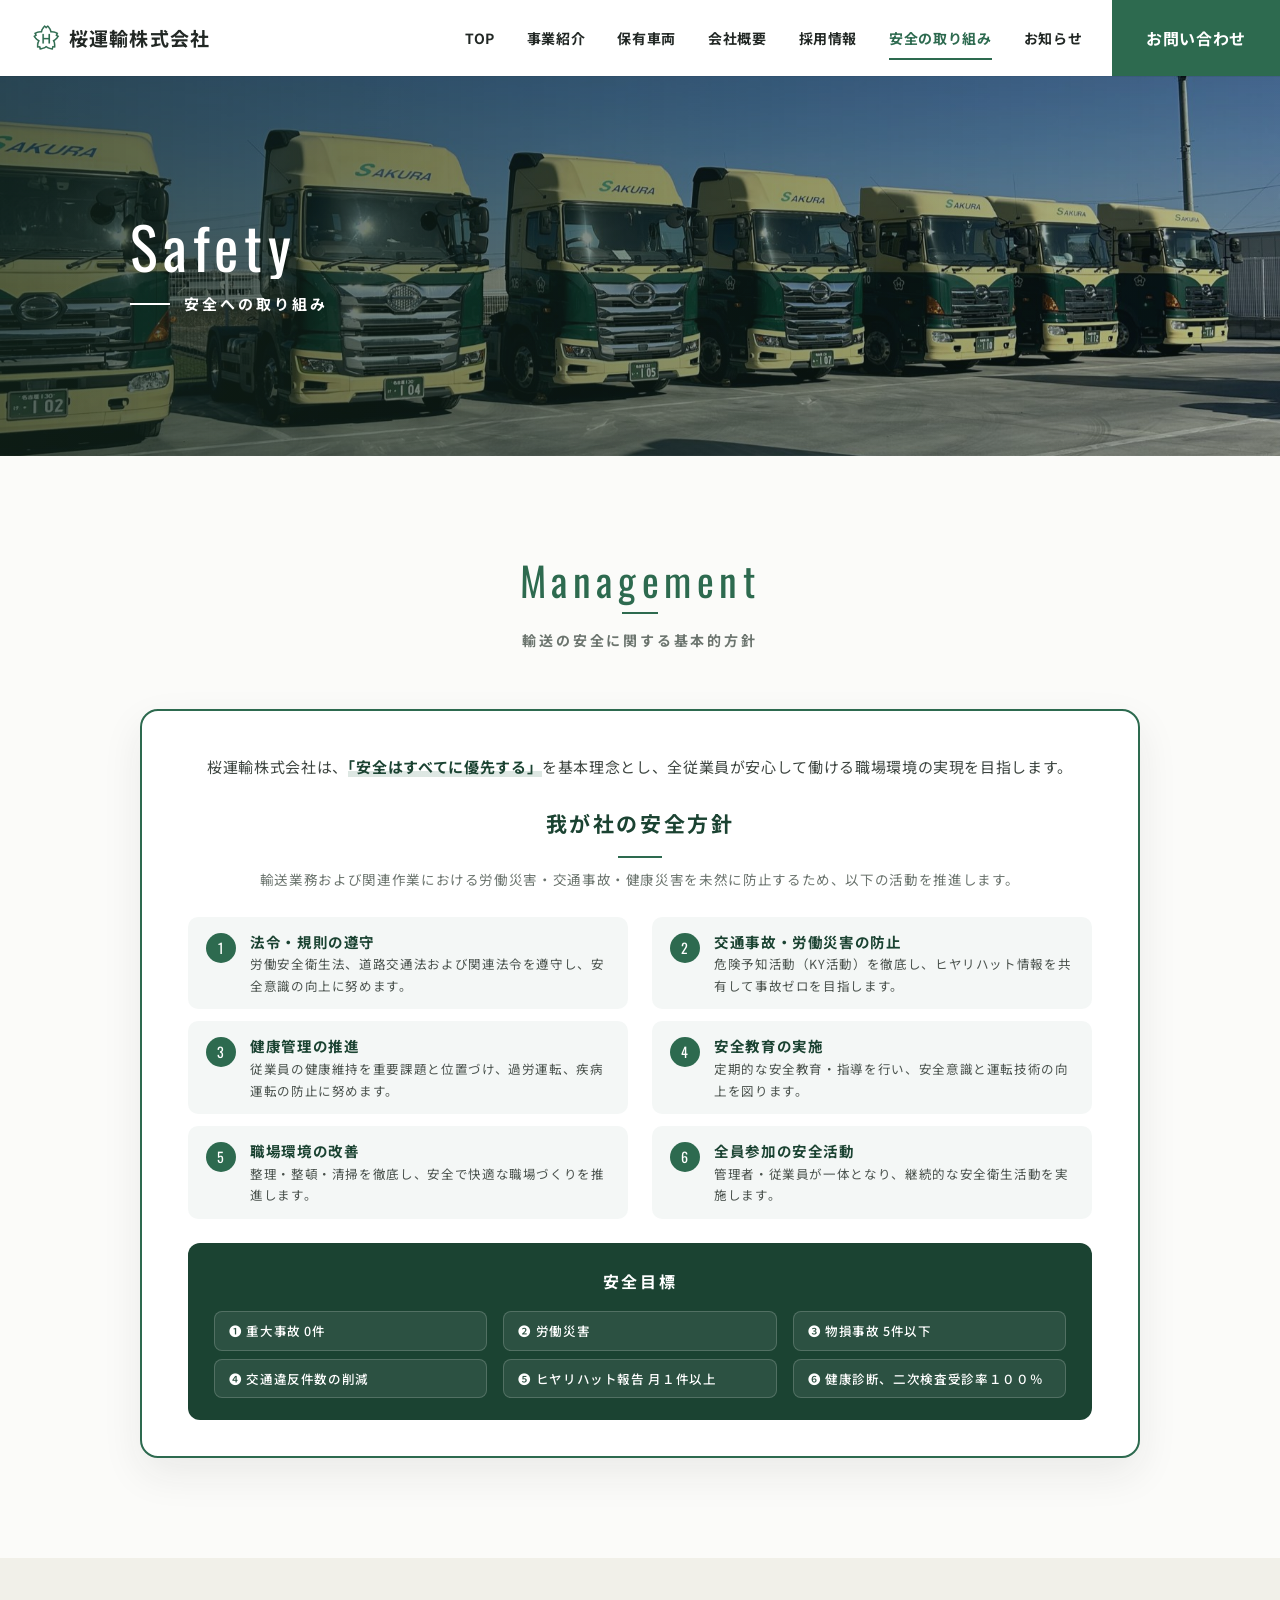
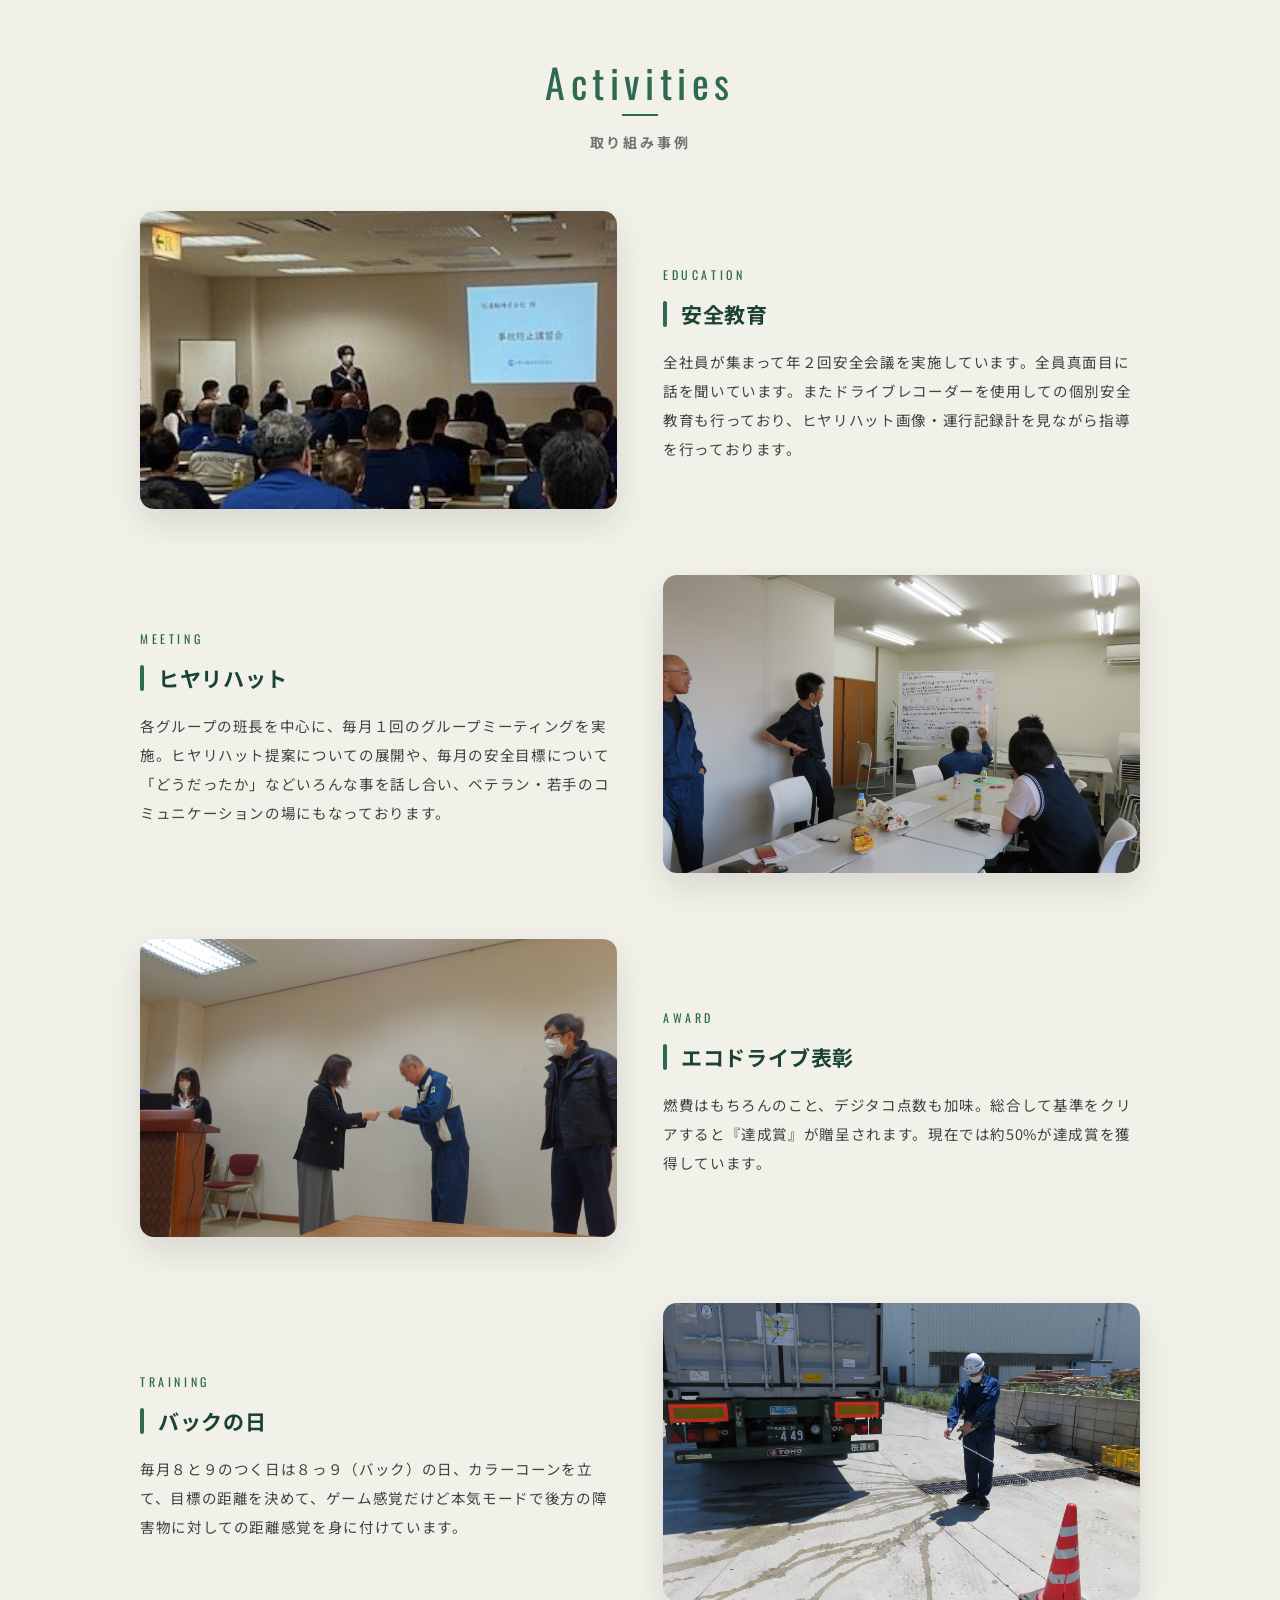
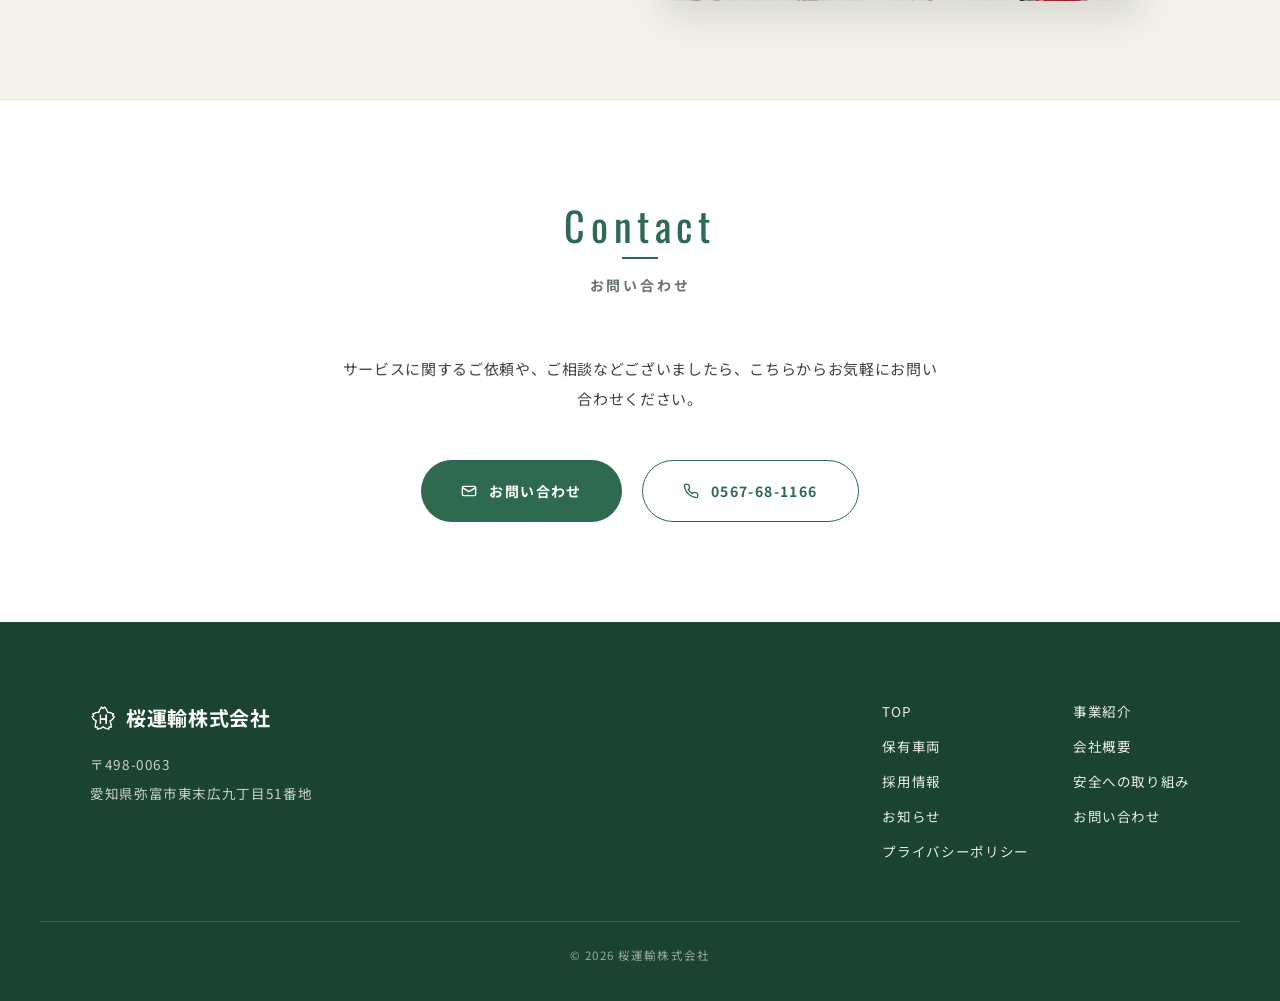
<file: safety.html>
<!DOCTYPE html>
<html lang="ja">
<head>
<meta charset="UTF-8">
<meta name="viewport" content="width=device-width, initial-scale=1.0">
<meta name="description" content="桜運輸株式会社の安全への取り組み。安全方針・安全目標と、安全教育やヒヤリハット活動などの事例をご紹介します。">
<link rel="icon" type="image/png" href="assets/img/logo_sakura.png">
<title>安全への取り組み｜桜運輸株式会社（愛知県弥富市）</title>
<link rel="preconnect" href="https://fonts.googleapis.com">
<link rel="preconnect" href="https://fonts.gstatic.com" crossorigin>
<link href="https://fonts.googleapis.com/css2?family=Noto+Sans+JP:wght@400;500;700&family=Oswald:wght@400;500&display=swap" rel="stylesheet">
<link rel="canonical" href="https://www.sakuraunyu.com/safety.html">
<meta property="og:type" content="website">
<meta property="og:locale" content="ja_JP">
<meta property="og:site_name" content="桜運輸株式会社">
<meta property="og:title" content="安全への取り組み｜桜運輸株式会社">
<meta property="og:description" content="桜運輸株式会社の安全への取り組み。安全方針・安全目標と、安全教育やヒヤリハット活動などの事例をご紹介します。">
<meta property="og:url" content="https://www.sakuraunyu.com/safety.html">
<meta property="og:image" content="https://www.sakuraunyu.com/assets/img/slide1.jpg">
<meta name="twitter:card" content="summary_large_image">
<script type="application/ld+json">
{
  "@context": "https://schema.org",
  "@type": "BreadcrumbList",
  "itemListElement": [
    {"@type": "ListItem", "position": 1, "name": "ホーム", "item": "https://www.sakuraunyu.com/"},
    {"@type": "ListItem", "position": 2, "name": "安全への取り組み", "item": "https://www.sakuraunyu.com/safety.html"}
  ]
}
</script>
<script type="application/ld+json">
{
  "@context": "https://schema.org",
  "@type": "WebPage",
  "name": "安全への取り組み｜桜運輸株式会社",
  "url": "https://www.sakuraunyu.com/safety.html",
  "inLanguage": "ja",
  "description": "「安全はすべてに優先する」を基本理念とした安全方針・安全目標と、安全教育・ヒヤリハット活動・エコドライブ表彰などの取り組み事例。",
  "isPartOf": {"@type": "WebSite", "name": "桜運輸株式会社", "url": "https://www.sakuraunyu.com/"}
}
</script>
<link rel="stylesheet" href="assets/site.css?v=2">
<style>
/* ===== 安全方針ボード（方針＋6項目＋安全目標を1枚に集約） ===== */
.policyboard{background:#fff;border:2px solid var(--green);border-radius:18px;padding:42px 46px 36px;box-shadow:0 16px 40px rgba(34,40,37,.08)}
.policyboard .creed{text-align:center;font-size:15px;color:#3c443f;line-height:1.9}
.policyboard .creed b{color:var(--green-deep);background:linear-gradient(transparent 72%,rgba(45,106,79,.16) 72%)}
.policyboard h3{text-align:center;font-size:21px;font-weight:700;color:var(--green-deep);letter-spacing:.12em;margin:20px 0 8px;position:relative;padding-bottom:14px}
.policyboard h3::after{content:"";position:absolute;left:50%;transform:translateX(-50%);bottom:0;width:44px;height:2px;background:var(--green)}
.policyboard .sub{text-align:center;font-size:13.5px;color:var(--gray);margin-bottom:24px}
.pol6{display:grid;grid-template-columns:1fr 1fr;gap:12px 24px}
.pol6 li{display:flex;gap:14px;align-items:flex-start;background:rgba(45,106,79,.05);border-radius:10px;padding:13px 18px}
.pol6 .n{flex:0 0 30px;height:30px;border-radius:50%;background:var(--green);color:#fff;display:grid;place-items:center;font-family:var(--en);font-size:14px;margin-top:3px}
.pol6 h4{font-size:14.5px;font-weight:700;color:var(--green-deep);line-height:1.6}
.pol6 p{font-size:12.5px;color:#4a524d;line-height:1.75}
@media(max-width:820px){.pol6{grid-template-columns:1fr}.policyboard{padding:30px 22px}}
.goalbar{margin-top:24px;background:var(--green-deep);border-radius:12px;color:#fff;padding:22px 26px}
.goalbar h4{font-size:16px;font-weight:700;letter-spacing:.16em;text-align:center;margin-bottom:14px}
.goalbar ul{display:grid;grid-template-columns:repeat(3,1fr);gap:8px 16px}
.goalbar li{font-size:12.5px;font-weight:500;background:rgba(255,255,255,.08);border:1px solid rgba(255,255,255,.18);border-radius:8px;padding:8px 14px;line-height:1.7}
@media(max-width:820px){.goalbar ul{grid-template-columns:1fr 1fr}}
@media(max-width:560px){.goalbar ul{grid-template-columns:1fr}}
/* ===== 取り組み事例：写真とテキストの交互レイアウト ===== */
.act{display:grid;grid-template-columns:1fr 1fr;gap:46px;align-items:center;margin-bottom:66px}
.act:last-child{margin-bottom:0}
.act .aimg{border-radius:14px;overflow:hidden;box-shadow:0 14px 34px rgba(34,40,37,.12)}
.act .aimg img{width:100%;aspect-ratio:16/10;object-fit:cover;transition:transform .9s cubic-bezier(.22,1,.36,1)}
.act:hover .aimg img{transform:scale(1.05)}
.act.alt .aimg{order:2}
.act .tag{display:inline-block;font-family:var(--en);font-size:12px;letter-spacing:.3em;color:var(--green);margin-bottom:6px}
.act h3{font-size:21px;font-weight:700;color:var(--green-deep);margin-bottom:12px;position:relative;padding-left:18px}
.act h3::before{content:"";position:absolute;left:0;top:8px;bottom:8px;width:4px;border-radius:2px;background:var(--green)}
.act p{font-size:14.5px;color:#3c443f}
@media(max-width:820px){.act{grid-template-columns:1fr;gap:20px}.act.alt .aimg{order:0}}
</style>
</head>
<body>
<div class="veil"></div>
<div class="curtain" id="curtain"><span class="mark"><img src="assets/img/logo_sakura_white.png" alt="">桜運輸株式会社</span></div>

<header class="header" id="header">
  <a class="brand" href="index.html" data-transition><img src="assets/img/logo_sakura_green.png" alt="桜運輸のロゴ">桜運輸株式会社</a>
  <nav class="gnav">
    <a href="index.html" data-transition>TOP</a>
    <a href="our_business.html" data-transition>事業紹介</a>
    <a href="vehicle.html" data-transition>保有車両</a>
    <a href="company.html" data-transition>会社概要</a>
    <a href="recruit.html" data-transition>採用情報</a>
    <a href="safety.html" class="current" data-transition>安全の取り組み</a>
    <a href="news.html" data-transition>お知らせ</a>
    <a class="cta" href="contact.html" data-transition><span>お問い合わせ</span></a>
  </nav>
  <button class="menu-btn" id="menuBtn" aria-label="メニューを開く"><span class="bars"><span></span><span></span><span></span></span></button>
</header>

<div class="mnav" id="mnav">
  <nav>
    <a href="index.html" data-transition>TOP</a><a href="our_business.html" data-transition>事業紹介</a>
    <a href="vehicle.html" data-transition>保有車両</a><a href="company.html" data-transition>会社概要</a>
    <a href="recruit.html" data-transition>採用情報</a><a href="safety.html" data-transition>安全への取り組み</a>
    <a href="news.html" data-transition>お知らせ</a><a href="contact.html" data-transition>お問い合わせ</a>
  </nav>
</div>

<section class="pagehead">
  <div class="bg" style="background-image:url('assets/img/safety_trucks.jpg')"></div>
  <div class="in">
    <span class="en"><span>Safety</span></span>
    <h1 class="ja">安全への取り組み</h1>
  </div>
</section>

<section class="section">
  <div class="wrap">
    <div class="label rev"><span class="en">Management</span><span class="ja">輸送の安全に関する基本的方針</span></div>

    <div class="policyboard rev d1">
      <p class="creed">桜運輸株式会社は、<b>「安全はすべてに優先する」</b>を基本理念とし、全従業員が安心して働ける職場環境の実現を目指します。</p>

      <h3>我が社の安全方針</h3>
      <p class="sub">輸送業務および関連作業における労働災害・交通事故・健康災害を未然に防止するため、以下の活動を推進します。</p>

      <ul class="pol6">
        <li><span class="n">1</span><div><h4>法令・規則の遵守</h4><p>労働安全衛生法、道路交通法および関連法令を遵守し、安全意識の向上に努めます。</p></div></li>
        <li><span class="n">2</span><div><h4>交通事故・労働災害の防止</h4><p>危険予知活動（KY活動）を徹底し、ヒヤリハット情報を共有して事故ゼロを目指します。</p></div></li>
        <li><span class="n">3</span><div><h4>健康管理の推進</h4><p>従業員の健康維持を重要課題と位置づけ、過労運転、疾病運転の防止に努めます。</p></div></li>
        <li><span class="n">4</span><div><h4>安全教育の実施</h4><p>定期的な安全教育・指導を行い、安全意識と運転技術の向上を図ります。</p></div></li>
        <li><span class="n">5</span><div><h4>職場環境の改善</h4><p>整理・整頓・清掃を徹底し、安全で快適な職場づくりを推進します。</p></div></li>
        <li><span class="n">6</span><div><h4>全員参加の安全活動</h4><p>管理者・従業員が一体となり、継続的な安全衛生活動を実施します。</p></div></li>
      </ul>

      <div class="goalbar">
        <h4>安全目標</h4>
        <ul>
          <li>❶ 重大事故 0件</li>
          <li>❷ 労働災害</li>
          <li>❸ 物損事故 5件以下</li>
          <li>❹ 交通違反件数の削減</li>
          <li>❺ ヒヤリハット報告 月１件以上</li>
          <li>❻ 健康診断、二次検査受診率１００％</li>
        </ul>
      </div>
    </div>
  </div>
</section>

<section class="section" style="background:#f1f0e9">
  <div class="wrap">
    <div class="label rev"><span class="en">Activities</span><span class="ja">取り組み事例</span></div>
    <div class="act rev">
      <div class="aimg"><img src="assets/img/safety_koshukai.jpg" alt="事故防止講習会の様子" loading="lazy"></div>
      <div>
        <span class="tag">EDUCATION</span>
        <h3>安全教育</h3>
        <p>全社員が集まって年２回安全会議を実施しています。全員真面目に話を聞いています。またドライブレコーダーを使用しての個別安全教育も行っており、ヒヤリハット画像・運行記録計を見ながら指導を行っております。</p>
      </div>
    </div>
    <div class="act alt rev">
      <div class="aimg"><img src="assets/img/safety_meeting.jpg" alt="グループミーティングの様子" loading="lazy"></div>
      <div>
        <span class="tag">MEETING</span>
        <h3>ヒヤリハット</h3>
        <p>各グループの班長を中心に、毎月１回のグループミーティングを実施。ヒヤリハット提案についての展開や、毎月の安全目標について「どうだったか」などいろんな事を話し合い、ベテラン・若手のコミュニケーションの場にもなっております。</p>
      </div>
    </div>
    <div class="act rev">
      <div class="aimg"><img src="assets/img/safety_award.jpg" alt="エコドライブ表彰の様子" loading="lazy"></div>
      <div>
        <span class="tag">AWARD</span>
        <h3>エコドライブ表彰</h3>
        <p>燃費はもちろんのこと、デジタコ点数も加味。総合して基準をクリアすると『達成賞』が贈呈されます。現在では約50%が達成賞を獲得しています。</p>
      </div>
    </div>
    <div class="act alt rev">
      <div class="aimg"><img src="assets/img/safety_back.jpg" alt="バック訓練の様子" loading="lazy"></div>
      <div>
        <span class="tag">TRAINING</span>
        <h3>バックの日</h3>
        <p>毎月８と９のつく日は８っ９（バック）の日、カラーコーンを立て、目標の距離を決めて、ゲーム感覚だけど本気モードで後方の障害物に対しての距離感覚を身に付けています。</p>
      </div>
    </div>
  </div>
</section>

<section class="section contactband">
  <div class="label rev"><span class="en">Contact</span><span class="ja">お問い合わせ</span></div>
  <p class="lead rev d1">サービスに関するご依頼や、ご相談などございましたら、こちらからお気軽にお問い合わせください。</p>
  <div class="btns rev d2">
    <a class="btn" href="contact.html" data-transition>
      <svg viewBox="0 0 24 24" fill="none" stroke="currentColor" stroke-width="2"><rect x="2" y="5" width="20" height="14" rx="2"/><path d="m2 7 10 6L22 7"/></svg>
      お問い合わせ
    </a>
    <a class="btn btn--line" href="tel:0567681166">
      <svg viewBox="0 0 24 24" fill="none" stroke="currentColor" stroke-width="2"><path d="M22 16.9v3a2 2 0 0 1-2.2 2 19.8 19.8 0 0 1-8.6-3.1 19.5 19.5 0 0 1-6-6A19.8 19.8 0 0 1 2.1 4.2 2 2 0 0 1 4.1 2h3a2 2 0 0 1 2 1.7c.1 1 .4 2 .7 2.9a2 2 0 0 1-.5 2.1L8 10a16 16 0 0 0 6 6l1.3-1.3a2 2 0 0 1 2.1-.5c.9.3 1.9.6 2.9.7a2 2 0 0 1 1.7 2Z"/></svg>
      0567-68-1166
    </a>
  </div>
</section>

<footer class="footer">
  <div class="wrap">
    <div>
      <div class="name"><img src="assets/img/logo_sakura_white.png" alt="">桜運輸株式会社</div>
      <address>〒498-0063<br>愛知県弥富市東末広九丁目51番地</address>
    </div>
    <nav>
      <a href="index.html" data-transition>TOP</a><a href="our_business.html" data-transition>事業紹介</a>
      <a href="vehicle.html" data-transition>保有車両</a><a href="company.html" data-transition>会社概要</a>
      <a href="recruit.html" data-transition>採用情報</a><a href="safety.html" data-transition>安全への取り組み</a>
      <a href="news.html" data-transition>お知らせ</a><a href="contact.html" data-transition>お問い合わせ</a>
      <a href="privacy.html" data-transition>プライバシーポリシー</a>
    </nav>
  </div>
  <div class="copy">© 2026 桜運輸株式会社</div>
</footer>

<script src="assets/site.js?v=2"></script>
</body>
</html>
</file>
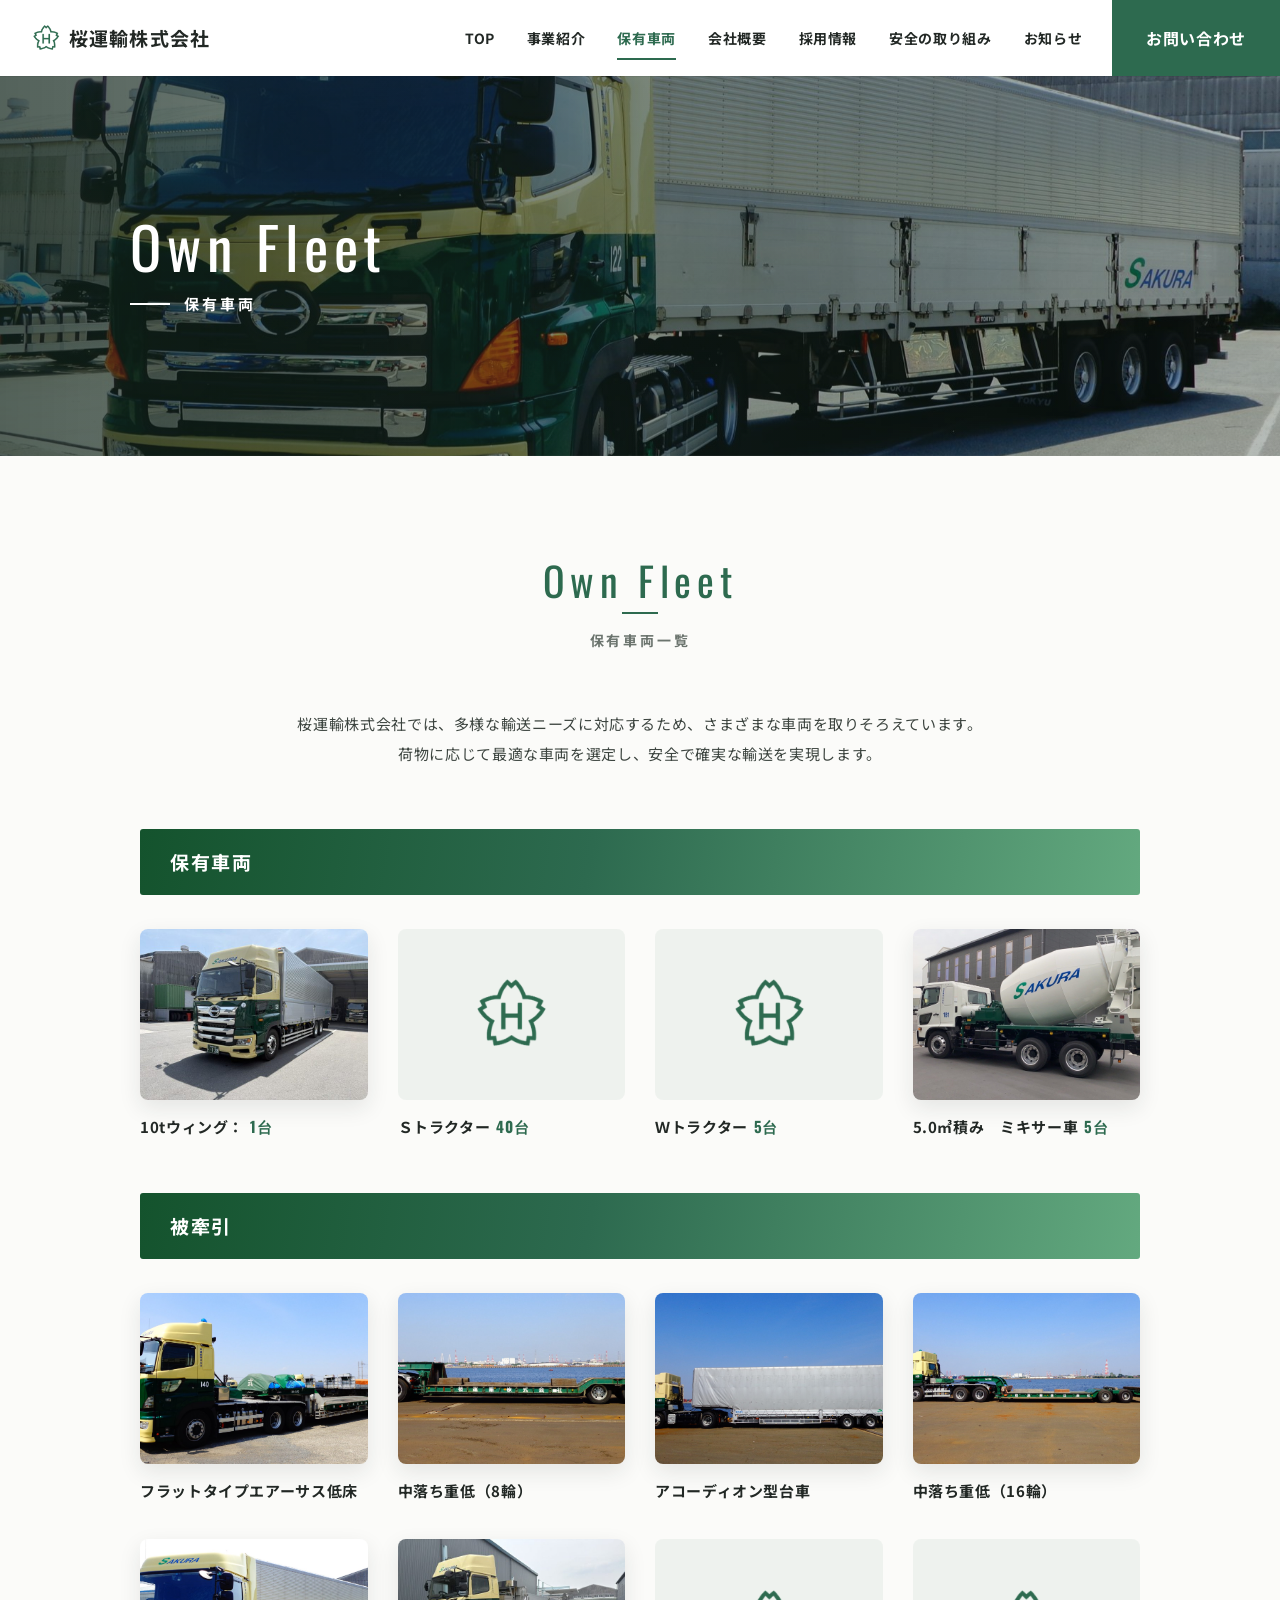
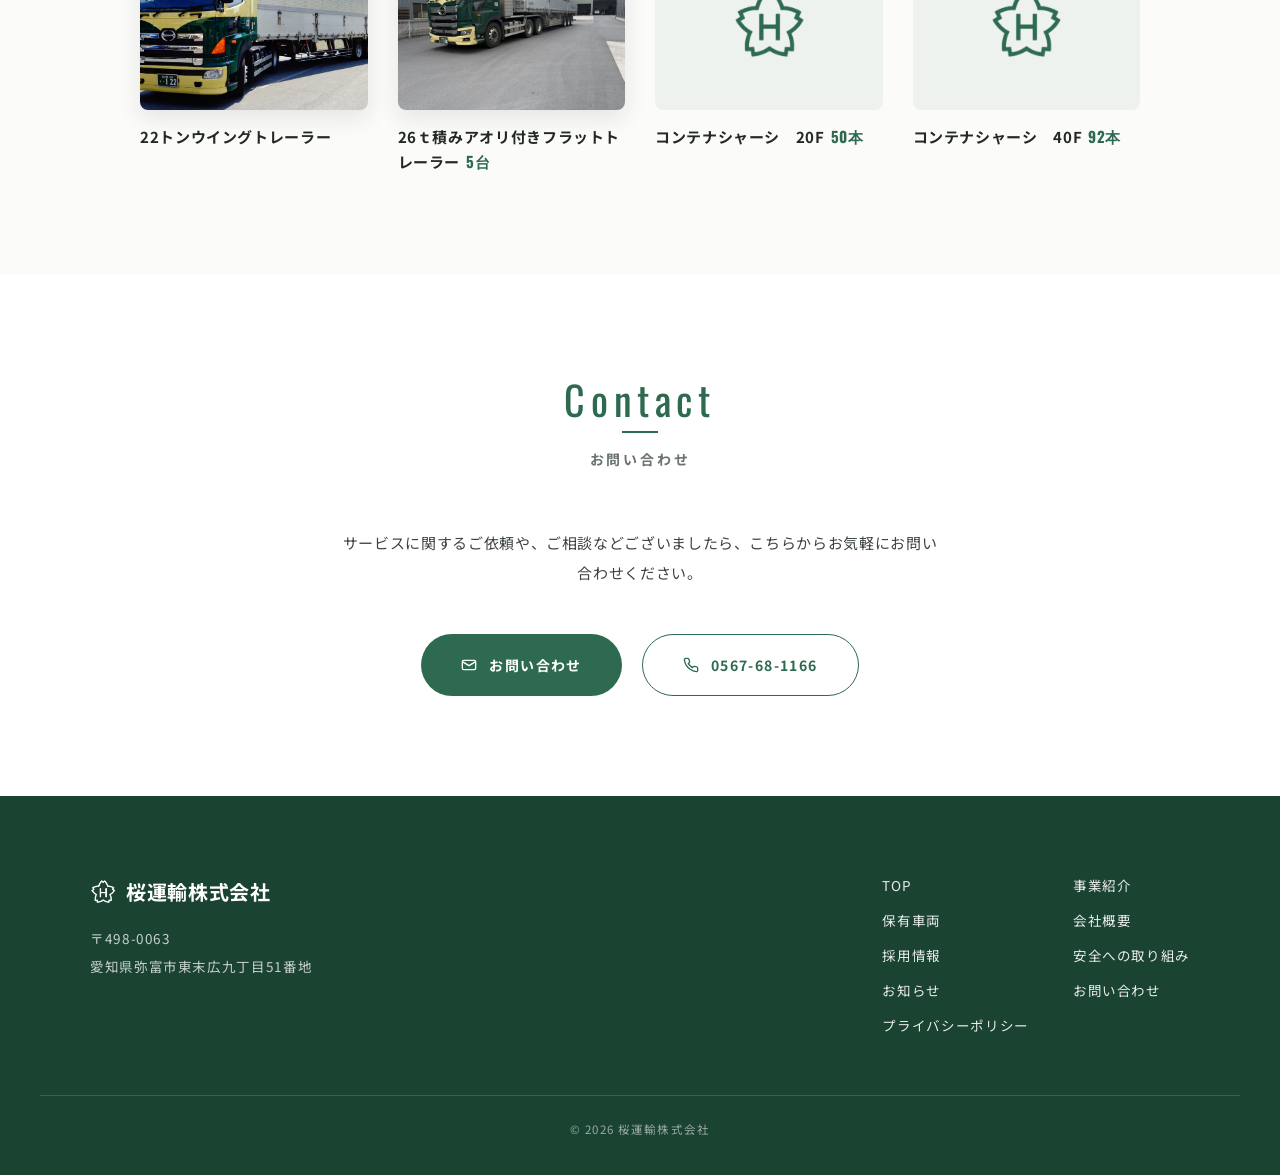
<file: vehicle.html>
<!DOCTYPE html>
<html lang="ja">
<head>
<meta charset="UTF-8">
<meta name="viewport" content="width=device-width, initial-scale=1.0">
<meta name="description" content="桜運輸株式会社（愛知県弥富市）の保有車両一覧。トラクター45台・低床トレーラー・ウイングトレーラー・コンテナシャーシ142本など、多様な輸送ニーズに対応する車両をご紹介します。">
<link rel="icon" type="image/png" href="assets/img/logo_sakura.png">
<title>保有車両｜トラクター45台・コンテナシャーシ142本｜桜運輸株式会社</title>
<link rel="preconnect" href="https://fonts.googleapis.com">
<link rel="preconnect" href="https://fonts.gstatic.com" crossorigin>
<link href="https://fonts.googleapis.com/css2?family=Noto+Sans+JP:wght@400;500;700&family=Oswald:wght@400;500&display=swap" rel="stylesheet">
<link rel="canonical" href="https://www.sakuraunyu.com/vehicle.html">
<meta property="og:type" content="website">
<meta property="og:locale" content="ja_JP">
<meta property="og:site_name" content="桜運輸株式会社">
<meta property="og:title" content="保有車両｜トラクター45台・コンテナシャーシ142本｜桜運輸株式会社">
<meta property="og:description" content="桜運輸株式会社の保有車両一覧。トラクター45台・各種トレーラー・コンテナシャーシ142本など、多様な輸送ニーズに対応する車両をご紹介します。">
<meta property="og:url" content="https://www.sakuraunyu.com/vehicle.html">
<meta property="og:image" content="https://www.sakuraunyu.com/assets/img/slide1.jpg">
<meta name="twitter:card" content="summary_large_image">
<script type="application/ld+json">
{
  "@context": "https://schema.org",
  "@type": "BreadcrumbList",
  "itemListElement": [
    {"@type": "ListItem", "position": 1, "name": "ホーム", "item": "https://www.sakuraunyu.com/"},
    {"@type": "ListItem", "position": 2, "name": "保有車両", "item": "https://www.sakuraunyu.com/vehicle.html"}
  ]
}
</script>
<script type="application/ld+json">
{
  "@context": "https://schema.org",
  "@type": "ItemList",
  "name": "桜運輸株式会社 保有車両一覧",
  "description": "多様な輸送ニーズに対応する保有車両のラインナップ",
  "itemListElement": [
    {"@type": "ListItem", "position": 1, "name": "10tウィング（1台）"},
    {"@type": "ListItem", "position": 2, "name": "Sトラクター（40台）"},
    {"@type": "ListItem", "position": 3, "name": "Wトラクター（5台）"},
    {"@type": "ListItem", "position": 4, "name": "5.0立方メートル積みミキサー車（5台）"},
    {"@type": "ListItem", "position": 5, "name": "フラットタイプエアーサス低床トレーラー"},
    {"@type": "ListItem", "position": 6, "name": "中落ち重低トレーラー（8輪・16輪）"},
    {"@type": "ListItem", "position": 7, "name": "アコーディオン型台車"},
    {"@type": "ListItem", "position": 8, "name": "22トンウイングトレーラー"},
    {"@type": "ListItem", "position": 9, "name": "26t積みアオリ付きフラットトレーラー（5台）"},
    {"@type": "ListItem", "position": 10, "name": "コンテナシャーシ20F（50本）"},
    {"@type": "ListItem", "position": 11, "name": "コンテナシャーシ40F（92本）"}
  ]
}
</script>
<link rel="stylesheet" href="assets/site.css?v=2">
<style>
.intro{text-align:center;margin-bottom:60px}
.intro p{font-size:15px;color:#3c443f;max-width:760px;margin:0 auto}
/* 緑グラデーションのカテゴリ帯 */
.vband{background:linear-gradient(100deg,#14532d,#2d6a4f 45%,#63a97f);color:#fff;font-size:19px;font-weight:700;letter-spacing:.08em;padding:14px 30px;margin:54px 0 34px;border-radius:3px}
/* 写真＋車両名のグリッド */
.vgrid{display:grid;grid-template-columns:repeat(4,1fr);gap:36px 30px}
.vitem figure{border-radius:8px;overflow:hidden;aspect-ratio:4/3;box-shadow:0 8px 22px rgba(34,40,37,.1)}
.vitem figure img{width:100%;height:100%;object-fit:cover;transition:transform .7s cubic-bezier(.22,1,.36,1)}
.vitem:hover figure img{transform:scale(1.07)}
.vitem .noimg{aspect-ratio:4/3;border-radius:8px;background:rgba(45,106,79,.06) url('assets/img/logo_sakura_green.png') center/74px auto no-repeat}
.vitem .nm{font-size:15px;font-weight:700;margin-top:14px;line-height:1.7}
.vitem .nm b{font-family:var(--en);color:var(--green);margin-left:6px}
@media(max-width:900px){.vgrid{grid-template-columns:repeat(2,1fr)}}
</style>
</head>
<body>
<div class="veil"></div>
<div class="curtain" id="curtain"><span class="mark"><img src="assets/img/logo_sakura_white.png" alt="">桜運輸株式会社</span></div>

<header class="header" id="header">
  <a class="brand" href="index.html" data-transition><img src="assets/img/logo_sakura_green.png" alt="桜運輸のロゴ">桜運輸株式会社</a>
  <nav class="gnav">
    <a href="index.html" data-transition>TOP</a>
    <a href="our_business.html" data-transition>事業紹介</a>
    <a href="vehicle.html" class="current" data-transition>保有車両</a>
    <a href="company.html" data-transition>会社概要</a>
    <a href="recruit.html" data-transition>採用情報</a>
    <a href="safety.html" data-transition>安全の取り組み</a>
    <a href="news.html" data-transition>お知らせ</a>
    <a class="cta" href="contact.html" data-transition><span>お問い合わせ</span></a>
  </nav>
  <button class="menu-btn" id="menuBtn" aria-label="メニューを開く"><span class="bars"><span></span><span></span><span></span></span></button>
</header>

<div class="mnav" id="mnav">
  <nav>
    <a href="index.html" data-transition>TOP</a><a href="our_business.html" data-transition>事業紹介</a>
    <a href="vehicle.html" data-transition>保有車両</a><a href="company.html" data-transition>会社概要</a>
    <a href="recruit.html" data-transition>採用情報</a><a href="safety.html" data-transition>安全への取り組み</a>
    <a href="news.html" data-transition>お知らせ</a><a href="contact.html" data-transition>お問い合わせ</a>
  </nav>
</div>

<section class="pagehead">
  <div class="bg" style="background-image:url('assets/img/fleet_162.jpg')"></div>
  <div class="in">
    <span class="en"><span>Own Fleet</span></span>
    <h1 class="ja">保有車両</h1>
  </div>
</section>

<section class="section">
  <div class="wrap">
    <div class="label rev"><span class="en">Own Fleet</span><span class="ja">保有車両一覧</span></div>
    <div class="intro rev d1">
      <p>桜運輸株式会社では、多様な輸送ニーズに対応するため、さまざまな車両を取りそろえています。<br>荷物に応じて最適な車両を選定し、安全で確実な輸送を実現します。</p>
    </div>

    <div class="rev">
      <div class="vband">保有車両</div>
      <div class="vgrid">
        <div class="vitem">
          <figure><img src="assets/img/fleet_1907.jpg" alt="10tウィング" loading="lazy"></figure>
          <div class="nm">10tウィング：<b>1台</b></div>
        </div>
        <div class="vitem">
          <div class="noimg"></div>
          <div class="nm">Ｓトラクター<b>40台</b></div>
        </div>
        <div class="vitem">
          <div class="noimg"></div>
          <div class="nm">Ｗトラクター<b>5台</b></div>
        </div>
        <div class="vitem">
          <figure><img src="assets/img/biz_mixer.jpg" alt="5.0立方メートル積みミキサー車" loading="lazy"></figure>
          <div class="nm">5.0㎥積み　ミキサー車<b>5台</b></div>
        </div>
      </div>
    </div>

    <div class="rev">
      <div class="vband">被牽引</div>
      <div class="vgrid">
        <div class="vitem">
          <figure><img src="assets/img/fleet_175.jpg" alt="フラットタイプエアーサス低床" loading="lazy"></figure>
          <div class="nm">フラットタイプエアーサス低床</div>
        </div>
        <div class="vitem">
          <figure><img src="assets/img/fleet_191.jpg" alt="中落ち重低（8輪）" loading="lazy"></figure>
          <div class="nm">中落ち重低（8輪）</div>
        </div>
        <div class="vitem">
          <figure><img src="assets/img/fleet_176.jpg" alt="アコーディオン型台車" loading="lazy"></figure>
          <div class="nm">アコーディオン型台車</div>
        </div>
        <div class="vitem">
          <figure><img src="assets/img/fleet_185.jpg" alt="中落ち重低（16輪）" loading="lazy"></figure>
          <div class="nm">中落ち重低（16輪）</div>
        </div>
        <div class="vitem">
          <figure><img src="assets/img/fleet_162.jpg" alt="22トンウイングトレーラー" loading="lazy"></figure>
          <div class="nm">22トンウイングトレーラー</div>
        </div>
        <div class="vitem">
          <figure><img src="assets/img/fleet_1963.jpg" alt="26ｔ積みアオリ付きフラットトレーラー" loading="lazy"></figure>
          <div class="nm">26ｔ積みアオリ付きフラットトレーラー<b>5台</b></div>
        </div>
        <div class="vitem">
          <div class="noimg"></div>
          <div class="nm">コンテナシャーシ　20F<b>50本</b></div>
        </div>
        <div class="vitem">
          <div class="noimg"></div>
          <div class="nm">コンテナシャーシ　40F<b>92本</b></div>
        </div>
      </div>
    </div>
  </div>
</section>

<section class="section contactband">
  <div class="label rev"><span class="en">Contact</span><span class="ja">お問い合わせ</span></div>
  <p class="lead rev d1">サービスに関するご依頼や、ご相談などございましたら、こちらからお気軽にお問い合わせください。</p>
  <div class="btns rev d2">
    <a class="btn" href="contact.html" data-transition>
      <svg viewBox="0 0 24 24" fill="none" stroke="currentColor" stroke-width="2"><rect x="2" y="5" width="20" height="14" rx="2"/><path d="m2 7 10 6L22 7"/></svg>
      お問い合わせ
    </a>
    <a class="btn btn--line" href="tel:0567681166">
      <svg viewBox="0 0 24 24" fill="none" stroke="currentColor" stroke-width="2"><path d="M22 16.9v3a2 2 0 0 1-2.2 2 19.8 19.8 0 0 1-8.6-3.1 19.5 19.5 0 0 1-6-6A19.8 19.8 0 0 1 2.1 4.2 2 2 0 0 1 4.1 2h3a2 2 0 0 1 2 1.7c.1 1 .4 2 .7 2.9a2 2 0 0 1-.5 2.1L8 10a16 16 0 0 0 6 6l1.3-1.3a2 2 0 0 1 2.1-.5c.9.3 1.9.6 2.9.7a2 2 0 0 1 1.7 2Z"/></svg>
      0567-68-1166
    </a>
  </div>
</section>

<footer class="footer">
  <div class="wrap">
    <div>
      <div class="name"><img src="assets/img/logo_sakura_white.png" alt="">桜運輸株式会社</div>
      <address>〒498-0063<br>愛知県弥富市東末広九丁目51番地</address>
    </div>
    <nav>
      <a href="index.html" data-transition>TOP</a><a href="our_business.html" data-transition>事業紹介</a>
      <a href="vehicle.html" data-transition>保有車両</a><a href="company.html" data-transition>会社概要</a>
      <a href="recruit.html" data-transition>採用情報</a><a href="safety.html" data-transition>安全への取り組み</a>
      <a href="news.html" data-transition>お知らせ</a><a href="contact.html" data-transition>お問い合わせ</a>
      <a href="privacy.html" data-transition>プライバシーポリシー</a>
    </nav>
  </div>
  <div class="copy">© 2026 桜運輸株式会社</div>
</footer>

<script src="assets/site.js?v=2"></script>
</body>
</html>
</file>
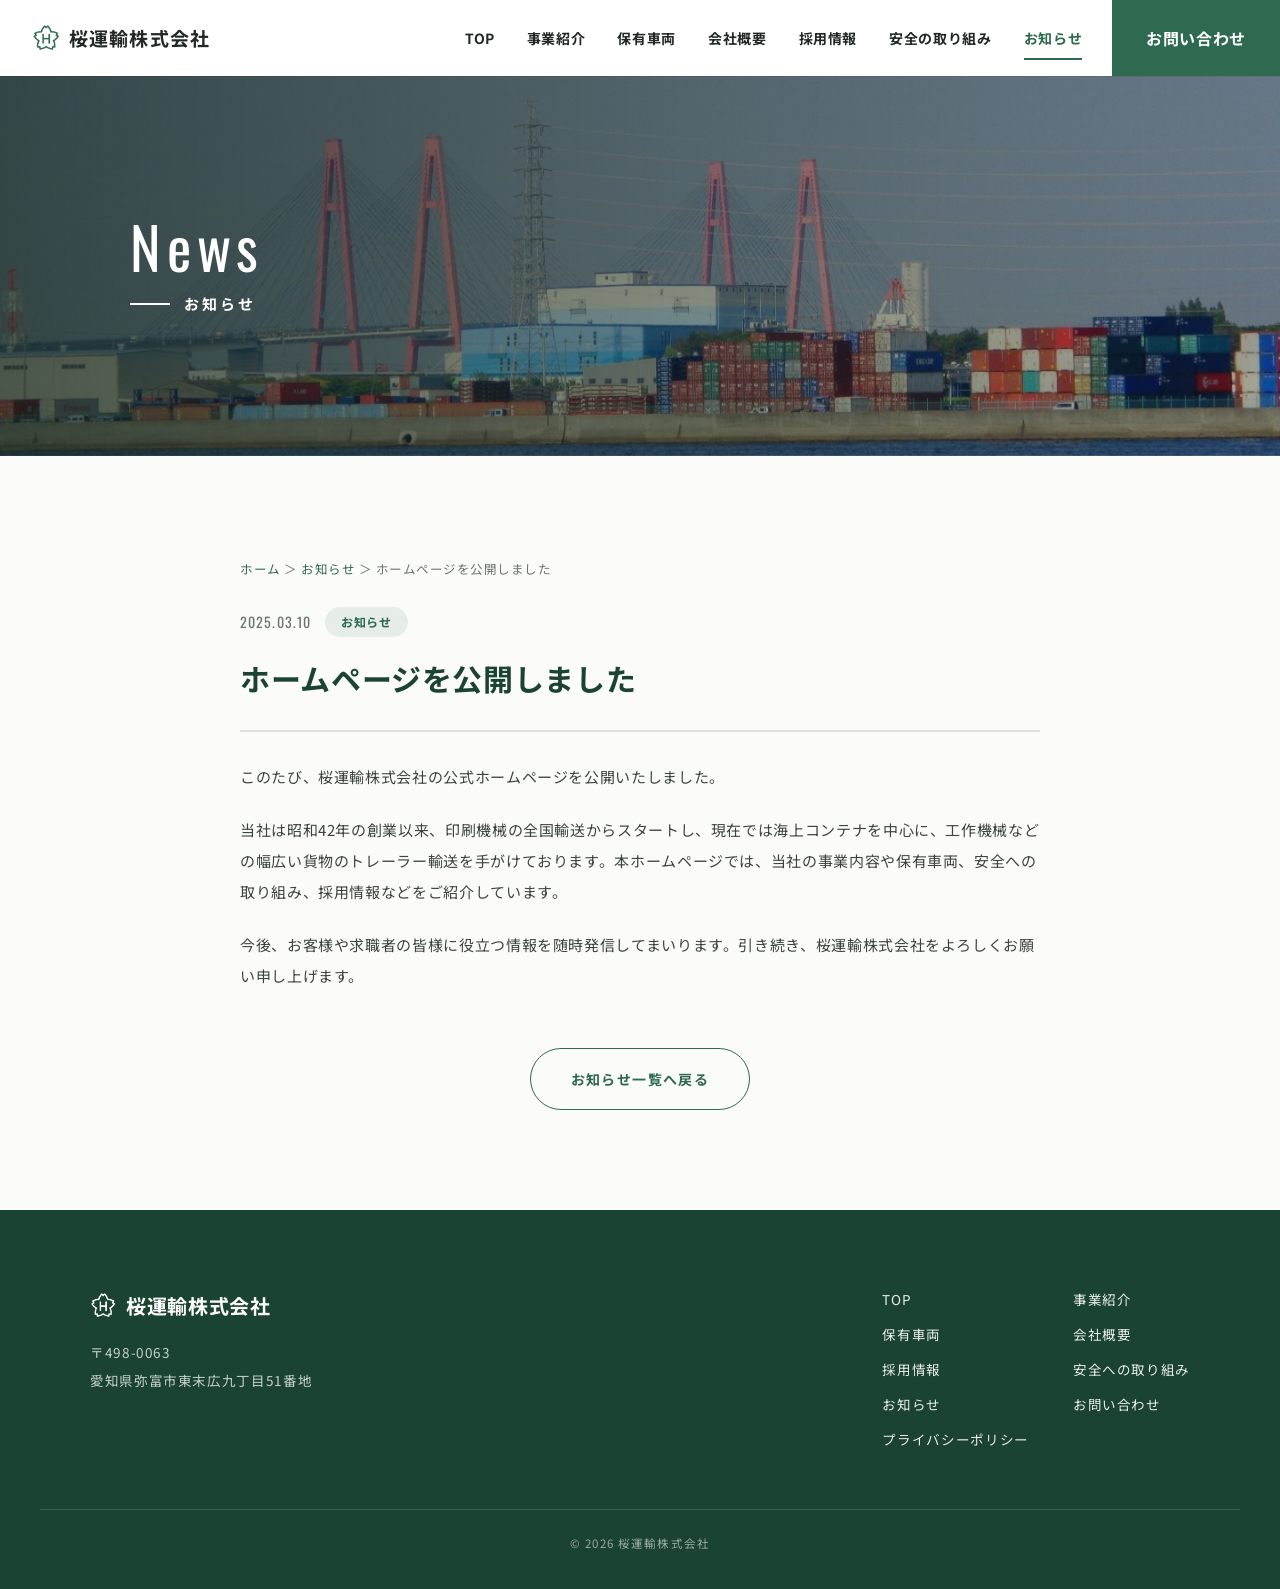
<file: news/2025-03-10-website-open.html>
<!DOCTYPE html>
<html lang="ja">
<head>
<meta charset="UTF-8">
<meta name="viewport" content="width=device-width, initial-scale=1.0">
<meta name="description" content="桜運輸株式会社の公式ホームページを公開しました。海上コンテナ輸送を中心とした当社の事業や取り組みをご紹介しています。">
<link rel="icon" type="image/png" href="../assets/img/logo_sakura.png">
<title>ホームページを公開しました｜お知らせ｜桜運輸株式会社</title>
<link rel="canonical" href="https://sakura-unyu.co.jp/news/2025-03-10-website-open.html">
<meta property="og:type" content="article">
<meta property="og:locale" content="ja_JP">
<meta property="og:site_name" content="桜運輸株式会社">
<meta property="og:title" content="ホームページを公開しました｜桜運輸株式会社">
<meta property="og:description" content="桜運輸株式会社の公式ホームページを公開しました。">
<meta property="og:url" content="https://sakura-unyu.co.jp/news/2025-03-10-website-open.html">
<meta property="og:image" content="https://sakura-unyu.co.jp/assets/img/slide2.jpg">
<meta property="article:published_time" content="2025-03-10">
<meta name="twitter:card" content="summary_large_image">
<link rel="preconnect" href="https://fonts.googleapis.com">
<link rel="preconnect" href="https://fonts.gstatic.com" crossorigin>
<link href="https://fonts.googleapis.com/css2?family=Noto+Sans+JP:wght@400;500;700&family=Oswald:wght@400;500&display=swap" rel="stylesheet">
<link rel="stylesheet" href="../assets/site.css?v=2">
<script type="application/ld+json">
{
  "@context": "https://schema.org",
  "@type": "NewsArticle",
  "headline": "ホームページを公開しました",
  "datePublished": "2025-03-10",
  "dateModified": "2025-03-10",
  "image": ["https://sakura-unyu.co.jp/assets/img/slide2.jpg"],
  "author": {"@type": "Organization", "name": "桜運輸株式会社", "url": "https://sakura-unyu.co.jp/"},
  "publisher": {
    "@type": "Organization",
    "name": "桜運輸株式会社",
    "logo": {"@type": "ImageObject", "url": "https://sakura-unyu.co.jp/assets/img/logo_sakura.png"}
  },
  "mainEntityOfPage": {"@type": "WebPage", "@id": "https://sakura-unyu.co.jp/news/2025-03-10-website-open.html"},
  "description": "桜運輸株式会社の公式ホームページを公開しました。"
}
</script>
<script type="application/ld+json">
{
  "@context": "https://schema.org",
  "@type": "BreadcrumbList",
  "itemListElement": [
    {"@type": "ListItem", "position": 1, "name": "ホーム", "item": "https://sakura-unyu.co.jp/"},
    {"@type": "ListItem", "position": 2, "name": "お知らせ", "item": "https://sakura-unyu.co.jp/news.html"},
    {"@type": "ListItem", "position": 3, "name": "ホームページを公開しました", "item": "https://sakura-unyu.co.jp/news/2025-03-10-website-open.html"}
  ]
}
</script>
<style>
.article{max-width:800px;margin:0 auto}
.article .crumbs{font-size:12.5px;color:var(--gray);margin-bottom:26px;letter-spacing:.04em}
.article .crumbs a{color:var(--green)}
.article .meta{display:flex;align-items:center;gap:14px;margin-bottom:16px}
.article .meta time{font-family:var(--en);font-size:14px;letter-spacing:.08em;color:var(--gray)}
.article .meta .cat{font-size:12px;font-weight:700;color:var(--green);background:rgba(45,106,79,.1);border-radius:999px;padding:3px 16px}
.article h1{font-size:clamp(22px,3vw,30px);font-weight:700;line-height:1.7;color:var(--green-deep);margin-bottom:30px;padding-bottom:26px;border-bottom:2px solid #e3e2da}
.article .body{font-size:15px;color:#3c443f;line-height:2.05}
.article .body p{margin:0 0 1.5em}
.article .body img{border-radius:12px;margin:12px 0 28px}
.article .back{margin-top:56px;text-align:center}
</style>
</head>
<body>
<div class="veil"></div>
<div class="curtain" id="curtain"><span class="mark"><img src="../assets/img/logo_sakura_white.png" alt="">桜運輸株式会社</span></div>

<header class="header" id="header">
  <a class="brand" href="../index.html" data-transition><img src="../assets/img/logo_sakura_green.png" alt="桜運輸のロゴ">桜運輸株式会社</a>
  <nav class="gnav">
    <a href="../index.html" data-transition>TOP</a>
    <a href="../our_business.html" data-transition>事業紹介</a>
    <a href="../vehicle.html" data-transition>保有車両</a>
    <a href="../company.html" data-transition>会社概要</a>
    <a href="../recruit.html" data-transition>採用情報</a>
    <a href="../safety.html" data-transition>安全の取り組み</a>
    <a href="../news.html" class="current" data-transition>お知らせ</a>
    <a class="cta" href="../contact.html" data-transition><span>お問い合わせ</span></a>
  </nav>
  <button class="menu-btn" id="menuBtn" aria-label="メニューを開く"><span class="bars"><span></span><span></span><span></span></span></button>
</header>

<div class="mnav" id="mnav">
  <nav>
    <a href="../index.html" data-transition>TOP</a><a href="../our_business.html" data-transition>事業紹介</a>
    <a href="../vehicle.html" data-transition>保有車両</a><a href="../company.html" data-transition>会社概要</a>
    <a href="../recruit.html" data-transition>採用情報</a><a href="../safety.html" data-transition>安全への取り組み</a>
    <a href="../news.html" data-transition>お知らせ</a><a href="../contact.html" data-transition>お問い合わせ</a>
  </nav>
</div>

<section class="pagehead">
  <div class="bg" style="background-image:url('../assets/img/slide2.jpg')"></div>
  <div class="in">
    <span class="en"><span>News</span></span>
    <span class="ja">お知らせ</span>
  </div>
</section>

<section class="section">
  <div class="wrap">
    <article class="article rev">
      <p class="crumbs"><a href="../index.html" data-transition>ホーム</a> ＞ <a href="../news.html" data-transition>お知らせ</a> ＞ ホームページを公開しました</p>
      <div class="meta">
        <time datetime="2025-03-10">2025.03.10</time>
        <span class="cat">お知らせ</span>
      </div>
      <h1>ホームページを公開しました</h1>
      <div class="body">
        <p>このたび、桜運輸株式会社の公式ホームページを公開いたしました。</p>
        <p>当社は昭和42年の創業以来、印刷機械の全国輸送からスタートし、現在では海上コンテナを中心に、工作機械などの幅広い貨物のトレーラー輸送を手がけております。本ホームページでは、当社の事業内容や保有車両、安全への取り組み、採用情報などをご紹介しています。</p>
        <p>今後、お客様や求職者の皆様に役立つ情報を随時発信してまいります。引き続き、桜運輸株式会社をよろしくお願い申し上げます。</p>
      </div>
      <div class="back">
        <a class="btn btn--line" href="../news.html" data-transition>お知らせ一覧へ戻る</a>
      </div>
    </article>
  </div>
</section>

<footer class="footer">
  <div class="wrap">
    <div>
      <div class="name"><img src="../assets/img/logo_sakura_white.png" alt="">桜運輸株式会社</div>
      <address>〒498-0063<br>愛知県弥富市東末広九丁目51番地</address>
    </div>
    <nav>
      <a href="../index.html" data-transition>TOP</a><a href="../our_business.html" data-transition>事業紹介</a>
      <a href="../vehicle.html" data-transition>保有車両</a><a href="../company.html" data-transition>会社概要</a>
      <a href="../recruit.html" data-transition>採用情報</a><a href="../safety.html" data-transition>安全への取り組み</a>
      <a href="../news.html" data-transition>お知らせ</a><a href="../contact.html" data-transition>お問い合わせ</a>
      <a href="../privacy.html" data-transition>プライバシーポリシー</a>
    </nav>
  </div>
  <div class="copy">© 2026 桜運輸株式会社</div>
</footer>

<script src="../assets/site.js?v=2"></script>
</body>
</html>
</file>
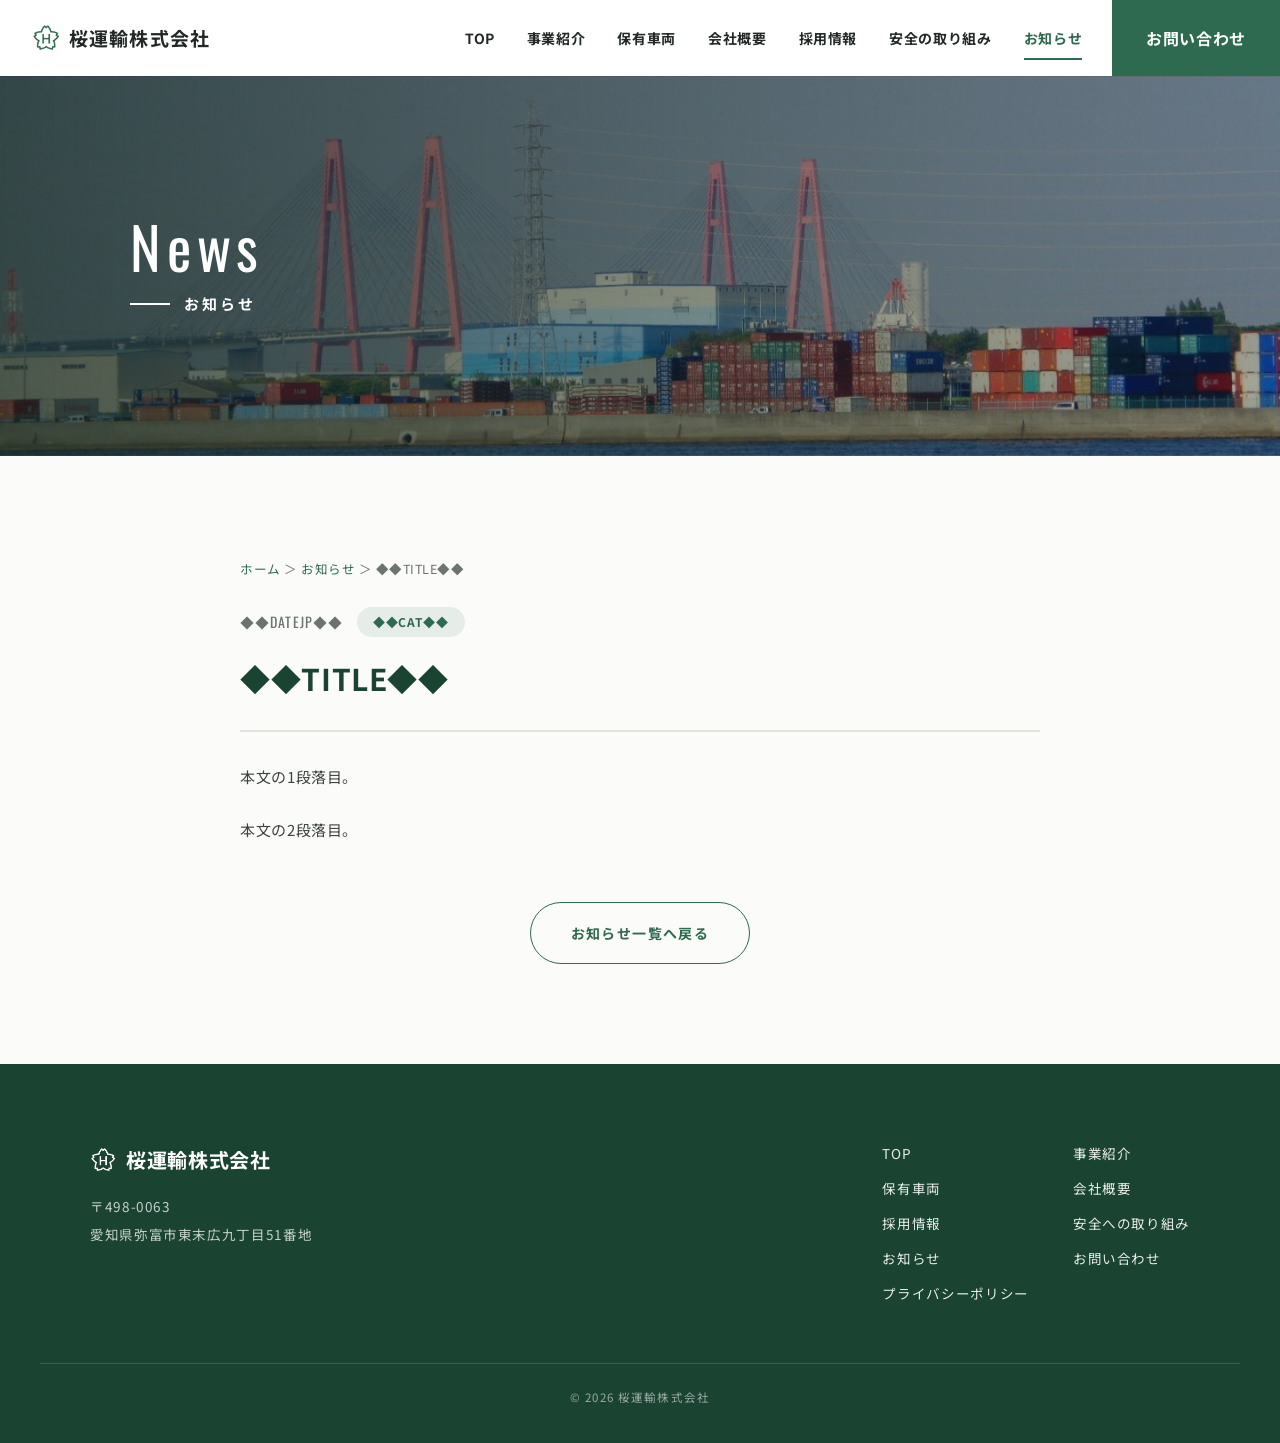
<file: news/_template.html>
<!DOCTYPE html>
<!-- ============================================================
  お知らせ記事テンプレート
  ============================================================
  【使い方】※詳細は sakura-unyu-ops リポジトリの docs/運用ガイド.md
  1. このファイルをコピーして「YYYY-MM-DD-内容.html」にリネーム
     例：2026-08-01-summer-holiday.html
  2. ファイル内の ◆◆ で始まる箇所（8種類）をすべて書き換える
     ◆◆TITLE◆◆   … 記事タイトル
     ◆◆DESC◆◆    … 記事の要約（80字前後）
     ◆◆FILE◆◆    … このファイル名（例：2026-08-01-summer-holiday.html）
     ◆◆DATE◆◆    … 日付 YYYY-MM-DD（例：2026-08-01）
     ◆◆DATEJP◆◆  … 表示用日付 YYYY.MM.DD（例：2026.08.01）
     ◆◆IMG◆◆     … OGP画像（例：slide2.jpg ※assets/img/内のファイル名）
     ◆◆BODY◆◆    … 本文（<p>段落</p>を並べる）
     ◆◆CAT◆◆     … カテゴリ（例：お知らせ／採用／安全）
  3. news.html の一覧、index.html の新着欄、sitemap.xml にも追記
  ============================================================ -->
<html lang="ja">
<head>
<meta charset="UTF-8">
<meta name="viewport" content="width=device-width, initial-scale=1.0">
<meta name="description" content="◆◆DESC◆◆">
<link rel="icon" type="image/png" href="../assets/img/logo_sakura.png">
<title>◆◆TITLE◆◆｜お知らせ｜桜運輸株式会社</title>
<link rel="canonical" href="https://www.sakuraunyu.com/news/◆◆FILE◆◆">
<meta property="og:type" content="article">
<meta property="og:locale" content="ja_JP">
<meta property="og:site_name" content="桜運輸株式会社">
<meta property="og:title" content="◆◆TITLE◆◆｜桜運輸株式会社">
<meta property="og:description" content="◆◆DESC◆◆">
<meta property="og:url" content="https://www.sakuraunyu.com/news/◆◆FILE◆◆">
<meta property="og:image" content="https://www.sakuraunyu.com/assets/img/◆◆IMG◆◆">
<meta property="article:published_time" content="◆◆DATE◆◆">
<meta name="twitter:card" content="summary_large_image">
<link rel="preconnect" href="https://fonts.googleapis.com">
<link rel="preconnect" href="https://fonts.gstatic.com" crossorigin>
<link href="https://fonts.googleapis.com/css2?family=Noto+Sans+JP:wght@400;500;700&family=Oswald:wght@400;500&display=swap" rel="stylesheet">
<link rel="stylesheet" href="../assets/site.css?v=2">
<script type="application/ld+json">
{
  "@context": "https://schema.org",
  "@type": "NewsArticle",
  "headline": "◆◆TITLE◆◆",
  "datePublished": "◆◆DATE◆◆",
  "dateModified": "◆◆DATE◆◆",
  "image": ["https://www.sakuraunyu.com/assets/img/◆◆IMG◆◆"],
  "author": {"@type": "Organization", "name": "桜運輸株式会社", "url": "https://www.sakuraunyu.com/"},
  "publisher": {
    "@type": "Organization",
    "name": "桜運輸株式会社",
    "logo": {"@type": "ImageObject", "url": "https://www.sakuraunyu.com/assets/img/logo_sakura.png"}
  },
  "mainEntityOfPage": {"@type": "WebPage", "@id": "https://www.sakuraunyu.com/news/◆◆FILE◆◆"},
  "description": "◆◆DESC◆◆"
}
</script>
<script type="application/ld+json">
{
  "@context": "https://schema.org",
  "@type": "BreadcrumbList",
  "itemListElement": [
    {"@type": "ListItem", "position": 1, "name": "ホーム", "item": "https://www.sakuraunyu.com/"},
    {"@type": "ListItem", "position": 2, "name": "お知らせ", "item": "https://www.sakuraunyu.com/news.html"},
    {"@type": "ListItem", "position": 3, "name": "◆◆TITLE◆◆", "item": "https://www.sakuraunyu.com/news/◆◆FILE◆◆"}
  ]
}
</script>
<style>
.article{max-width:800px;margin:0 auto}
.article .crumbs{font-size:12.5px;color:var(--gray);margin-bottom:26px;letter-spacing:.04em}
.article .crumbs a{color:var(--green)}
.article .meta{display:flex;align-items:center;gap:14px;margin-bottom:16px}
.article .meta time{font-family:var(--en);font-size:14px;letter-spacing:.08em;color:var(--gray)}
.article .meta .cat{font-size:12px;font-weight:700;color:var(--green);background:rgba(45,106,79,.1);border-radius:999px;padding:3px 16px}
.article h1{font-size:clamp(22px,3vw,30px);font-weight:700;line-height:1.7;color:var(--green-deep);margin-bottom:30px;padding-bottom:26px;border-bottom:2px solid #e3e2da}
.article .body{font-size:15px;color:#3c443f;line-height:2.05}
.article .body p{margin:0 0 1.5em}
.article .body img{border-radius:12px;margin:12px 0 28px}
.article .back{margin-top:56px;text-align:center}
</style>
</head>
<body>
<div class="veil"></div>
<div class="curtain" id="curtain"><span class="mark"><img src="../assets/img/logo_sakura_white.png" alt="">桜運輸株式会社</span></div>

<header class="header" id="header">
  <a class="brand" href="../index.html" data-transition><img src="../assets/img/logo_sakura_green.png" alt="桜運輸のロゴ">桜運輸株式会社</a>
  <nav class="gnav">
    <a href="../index.html" data-transition>TOP</a>
    <a href="../our_business.html" data-transition>事業紹介</a>
    <a href="../vehicle.html" data-transition>保有車両</a>
    <a href="../company.html" data-transition>会社概要</a>
    <a href="../recruit.html" data-transition>採用情報</a>
    <a href="../safety.html" data-transition>安全の取り組み</a>
    <a href="../news.html" class="current" data-transition>お知らせ</a>
    <a class="cta" href="../contact.html" data-transition><span>お問い合わせ</span></a>
  </nav>
  <button class="menu-btn" id="menuBtn" aria-label="メニューを開く"><span class="bars"><span></span><span></span><span></span></span></button>
</header>

<div class="mnav" id="mnav">
  <nav>
    <a href="../index.html" data-transition>TOP</a><a href="../our_business.html" data-transition>事業紹介</a>
    <a href="../vehicle.html" data-transition>保有車両</a><a href="../company.html" data-transition>会社概要</a>
    <a href="../recruit.html" data-transition>採用情報</a><a href="../safety.html" data-transition>安全への取り組み</a>
    <a href="../news.html" data-transition>お知らせ</a><a href="../contact.html" data-transition>お問い合わせ</a>
  </nav>
</div>

<section class="pagehead">
  <div class="bg" style="background-image:url('../assets/img/slide2.jpg')"></div>
  <div class="in">
    <span class="en"><span>News</span></span>
    <span class="ja">お知らせ</span>
  </div>
</section>

<section class="section">
  <div class="wrap">
    <article class="article rev">
      <p class="crumbs"><a href="../index.html" data-transition>ホーム</a> ＞ <a href="../news.html" data-transition>お知らせ</a> ＞ ◆◆TITLE◆◆</p>
      <div class="meta">
        <time datetime="◆◆DATE◆◆">◆◆DATEJP◆◆</time>
        <span class="cat">◆◆CAT◆◆</span>
      </div>
      <h1>◆◆TITLE◆◆</h1>
      <div class="body">
        <!-- ◆◆BODY◆◆ ここから本文。<p>〜</p>を必要なだけ並べる。
             画像を入れる場合：<img src="../assets/img/ファイル名.jpg" alt="説明" loading="lazy"> -->
        <p>本文の1段落目。</p>
        <p>本文の2段落目。</p>
        <!-- ◆◆BODY◆◆ ここまで -->
      </div>
      <div class="back">
        <a class="btn btn--line" href="../news.html" data-transition>お知らせ一覧へ戻る</a>
      </div>
    </article>
  </div>
</section>

<footer class="footer">
  <div class="wrap">
    <div>
      <div class="name"><img src="../assets/img/logo_sakura_white.png" alt="">桜運輸株式会社</div>
      <address>〒498-0063<br>愛知県弥富市東末広九丁目51番地</address>
    </div>
    <nav>
      <a href="../index.html" data-transition>TOP</a><a href="../our_business.html" data-transition>事業紹介</a>
      <a href="../vehicle.html" data-transition>保有車両</a><a href="../company.html" data-transition>会社概要</a>
      <a href="../recruit.html" data-transition>採用情報</a><a href="../safety.html" data-transition>安全への取り組み</a>
      <a href="../news.html" data-transition>お知らせ</a><a href="../contact.html" data-transition>お問い合わせ</a>
      <a href="../privacy.html" data-transition>プライバシーポリシー</a>
    </nav>
  </div>
  <div class="copy">© 2026 桜運輸株式会社</div>
</footer>

<script src="../assets/site.js?v=2"></script>
</body>
</html>
</file>
<file: assets/site.css>
/* ============================================================
   桜運輸株式会社 共通スタイル（下層ページ用）
   ============================================================ */
:root{
  --green:#2d6a4f;
  --green-deep:#1b4332;
  --ink:#222825;
  --gray:#6b746e;
  --bg:#fbfbf9;
  --sans:"Noto Sans JP","Hiragino Kaku Gothic ProN",sans-serif;
  --en:"Oswald",sans-serif;
}
*{margin:0;padding:0;box-sizing:border-box}
html{scroll-behavior:smooth}
body{font-family:var(--sans);color:var(--ink);background:var(--bg);line-height:2;letter-spacing:.04em;overflow-x:hidden}
img{max-width:100%;display:block}
a{color:inherit;text-decoration:none}
ul{list-style:none}

/* ===== ページ到着時のベール（カーテン遷移の受け） ===== */
.veil{position:fixed;inset:0;z-index:1000;background:var(--green-deep);transform-origin:top;pointer-events:none;animation:veil-out .65s cubic-bezier(.77,0,.18,1) .1s forwards}
@keyframes veil-out{to{transform:scaleY(0)}}

/* ===== ページ遷移カーテン ===== */
.curtain{position:fixed;inset:0;z-index:990;pointer-events:none;display:grid;place-items:center}
.curtain::before{content:"";position:absolute;inset:0;background:var(--green-deep);transform:scaleY(0);transform-origin:bottom}
.curtain .mark{position:relative;color:#fff;font-size:24px;font-weight:700;letter-spacing:.3em;opacity:0}
.curtain.play{pointer-events:auto}
.curtain.play::before{animation:cur-in .55s cubic-bezier(.77,0,.18,1) forwards}
.curtain.play .mark{animation:mark-in .4s .3s forwards}
@keyframes cur-in{to{transform:scaleY(1)}}
@keyframes mark-in{from{opacity:0;transform:translateY(14px)}to{opacity:1;transform:none}}

/* ===== ヘッダー ===== */
.header{position:fixed;top:0;left:0;right:0;z-index:100;display:flex;align-items:center;justify-content:space-between;background:#fff;height:76px;padding-left:32px;box-shadow:0 1px 0 rgba(0,0,0,.06);transition:height .35s}
.header.shrink{height:62px}
.brand{font-size:19px;font-weight:700;letter-spacing:.06em}
.gnav{display:flex;align-items:center;height:100%}
.gnav a:not(.cta){font-size:14px;font-weight:700;padding:0 16px;position:relative;height:100%;display:flex;align-items:center;transition:color .3s}
.gnav a:not(.cta)::after{content:"";position:absolute;left:16px;right:16px;bottom:16px;height:2px;background:var(--green);transform:scaleX(0);transform-origin:right;transition:transform .35s cubic-bezier(.22,1,.36,1)}
.gnav a:not(.cta):hover{color:var(--green)}
.gnav a:not(.cta):hover::after,.gnav a.current::after{transform:scaleX(1);transform-origin:left}
.gnav a.current{color:var(--green)}
.gnav .cta{display:flex;align-items:center;height:100%;background:var(--green);color:#fff;font-weight:700;padding:0 34px;margin-left:14px;position:relative;overflow:hidden}
.gnav .cta span{position:relative;z-index:1}
.gnav .cta::before{content:"";position:absolute;inset:0;background:var(--green-deep);transform:scaleX(0);transform-origin:right;transition:transform .4s cubic-bezier(.22,1,.36,1)}
.gnav .cta:hover::before{transform:scaleX(1);transform-origin:left}
@media(max-width:1080px){.gnav a:not(.cta){display:none}}

/* ===== ハンバーガーメニュー（全画面ドロワー） ===== */
.menu-btn{width:76px;height:100%;flex:0 0 auto;background:var(--green-deep);border:none;cursor:pointer;position:relative;z-index:210;display:none;place-items:center}
.menu-btn .bars{width:26px;height:18px;position:relative}
.menu-btn .bars span{position:absolute;left:0;width:100%;height:2px;background:#fff;border-radius:2px;transition:transform .35s cubic-bezier(.22,1,.36,1),opacity .25s,top .35s}
.menu-btn .bars span:nth-child(1){top:0}
.menu-btn .bars span:nth-child(2){top:8px}
.menu-btn .bars span:nth-child(3){top:16px}
body.menu-open .menu-btn .bars span:nth-child(1){top:8px;transform:rotate(45deg)}
body.menu-open .menu-btn .bars span:nth-child(2){opacity:0}
body.menu-open .menu-btn .bars span:nth-child(3){top:8px;transform:rotate(-45deg)}
/* PCでは非表示。1080px以下（タブレット・スマホ）でのみ表示する。
   この上書きは .menu-btn の display:none より後に書くこと（メディアクエリは詳細度を上げないため） */
@media(max-width:1080px){.menu-btn{display:grid}}
.mnav{position:fixed;inset:0;z-index:205;background:var(--green-deep);display:grid;place-items:center;opacity:0;pointer-events:none;transition:opacity .45s}
body.menu-open .mnav{opacity:1;pointer-events:auto}
.mnav nav{display:grid;grid-template-columns:repeat(2,auto);gap:30px 72px;font-size:18px;font-weight:700;color:#fff;letter-spacing:.06em}
.mnav nav a{opacity:0;transform:translateY(16px);transition:opacity .5s cubic-bezier(.22,1,.36,1),transform .5s cubic-bezier(.22,1,.36,1),color .3s}
body.menu-open .mnav nav a{opacity:1;transform:none}
.mnav nav a:nth-child(2n){transition-delay:.08s}
.mnav nav a:hover{color:#9fd4b4}
@media(max-width:480px){.mnav nav{gap:24px 44px;font-size:16px}}

/* ===== 下層ページの見出し帯 ===== */
.pagehead{position:relative;margin-top:76px;height:min(46vh,380px);min-height:240px;display:flex;align-items:center;overflow:hidden}
.pagehead .bg{position:absolute;inset:0;background-image:var(--ph);background-size:cover;background-position:var(--ph-pos,center);transform:scale(1.1);animation:ph-zoom 6s cubic-bezier(.22,1,.36,1) .3s forwards}
@keyframes ph-zoom{to{transform:scale(1)}}
.pagehead::after{content:"";position:absolute;inset:0;background:linear-gradient(to right,rgba(18,38,28,.72),rgba(18,38,28,.3))}
.pagehead .in{position:relative;z-index:2;color:#fff;max-width:1100px;margin:0 auto;padding:0 40px;width:100%}
.pagehead .en{font-family:var(--en);font-size:clamp(38px,5vw,58px);letter-spacing:.1em;line-height:1.15;display:block;overflow:hidden}
.pagehead .en span{display:inline-block;transform:translateY(110%);animation:ph-rise .9s cubic-bezier(.22,1,.36,1) .55s forwards}
@keyframes ph-rise{to{transform:translateY(0)}}
.pagehead .ja{font-size:15px;font-weight:700;letter-spacing:.2em;display:inline-flex;align-items:center;gap:14px;margin-top:10px;opacity:0;animation:ph-fade .8s .95s forwards}
.pagehead .ja::before{content:"";width:40px;height:2px;background:#fff}
@keyframes ph-fade{to{opacity:1}}

/* ===== 共通セクション ===== */
.section{padding:100px 40px}
.wrap{max-width:1000px;margin:0 auto}
.label{text-align:center;margin-bottom:54px}
.label .en{font-family:var(--en);font-size:clamp(28px,3.2vw,40px);letter-spacing:.14em;color:var(--green);display:block;line-height:1.2}
.label .ja{font-size:14px;font-weight:700;letter-spacing:.2em;color:var(--gray);display:inline-block;margin-top:8px;position:relative;padding-top:14px}
.label .ja::before{content:"";position:absolute;top:0;left:50%;transform:translateX(-50%);width:36px;height:2px;background:var(--green)}
.label--left{text-align:left}
.label--left .ja::before{left:0;transform:none}
.rev{opacity:0;transform:translateY(38px);transition:opacity 1s cubic-bezier(.22,1,.36,1),transform 1s cubic-bezier(.22,1,.36,1)}
.rev.on{opacity:1;transform:none}
.rev.d1{transition-delay:.14s}.rev.d2{transition-delay:.28s}.rev.d3{transition-delay:.42s}
.more,.btn{display:inline-flex;align-items:center;gap:12px;font-size:14px;font-weight:700;letter-spacing:.1em;color:#fff;background:var(--green);padding:16px 40px;border-radius:999px;transition:box-shadow .3s,transform .3s,background .3s,color .3s;border:none;cursor:pointer}
.more:hover,.btn:hover{transform:translateY(-3px);box-shadow:0 12px 26px rgba(45,106,79,.35)}
.btn--line{background:transparent;border:1.5px solid var(--green);color:var(--green)}
.btn--line:hover{background:rgba(45,106,79,.07);box-shadow:none}
.more svg,.btn svg{width:16px;height:16px}

/* ===== 番号付きブロック（事業紹介・強み・働く魅力） ===== */
.numblock{display:grid;grid-template-columns:110px 1fr;gap:26px;padding:52px 0;border-bottom:1px solid #e3e2da;align-items:start}
.numblock:last-of-type{border-bottom:none}
.numblock .n{font-family:var(--en);font-size:64px;line-height:1;color:var(--green);position:relative;padding-top:6px}
.numblock .n::after{content:"";position:absolute;left:2px;bottom:-12px;width:44px;height:2px;background:var(--green)}
.numblock h3{font-size:clamp(19px,2vw,24px);font-weight:700;line-height:1.7;margin-bottom:14px}
.numblock .cat{display:inline-block;font-size:13px;font-weight:700;color:var(--green);background:rgba(45,106,79,.1);border-radius:999px;padding:2px 16px;margin-bottom:12px}
.numblock p{font-size:14.5px;color:#3c443f;margin-bottom:1.2em}
.numblock p:last-child{margin-bottom:0}
@media(max-width:700px){.numblock{grid-template-columns:1fr;gap:8px}}

/* ===== 表（会社概要・募集要項） ===== */
.dtable{width:100%;border-top:1px solid #e3e2da}
.dtable .row{display:grid;grid-template-columns:220px 1fr;border-bottom:1px solid #e3e2da}
.dtable .row dt{padding:22px 18px;font-weight:700;font-size:14px;background:rgba(45,106,79,.06);color:var(--green-deep)}
.dtable .row dd{padding:22px 24px;font-size:14.5px;color:#3c443f}
@media(max-width:700px){.dtable .row{grid-template-columns:1fr}.dtable .row dt{padding-bottom:6px}.dtable .row dd{padding-top:0}}

/* ===== カード ===== */
.cardgrid{display:grid;grid-template-columns:repeat(2,1fr);gap:28px}
.card{background:#fff;border-radius:14px;padding:40px 34px;box-shadow:0 10px 30px rgba(34,40,37,.06);transition:transform .45s cubic-bezier(.22,1,.36,1),box-shadow .45s}
.card:hover{transform:translateY(-8px);box-shadow:0 22px 44px rgba(34,40,37,.12)}
.card h3{font-size:18px;font-weight:700;line-height:1.7;margin-bottom:12px;color:var(--green-deep)}
.card p{font-size:14px;color:#3c443f}
@media(max-width:820px){.cardgrid{grid-template-columns:1fr}}

/* ===== お問い合わせ帯 ===== */
.contactband{background:#fff;text-align:center}
.contactband p.lead{max-width:600px;margin:0 auto 46px;font-size:15px;color:#3c443f}
.contactband .btns{display:flex;justify-content:center;gap:20px;flex-wrap:wrap}

/* ===== フッター ===== */
.footer{background:var(--green-deep);color:rgba(255,255,255,.9);padding:76px 40px 34px}
.footer .wrap{max-width:1100px;display:flex;justify-content:space-between;gap:44px;flex-wrap:wrap}
.footer .name{font-size:20px;font-weight:700;color:#fff;margin-bottom:12px}
.footer address{font-style:normal;font-size:13.5px;line-height:2.1;color:rgba(255,255,255,.75)}
.footer nav{display:grid;grid-template-columns:repeat(2,auto);gap:8px 44px;font-size:13.5px}
.footer nav a{transition:opacity .3s}
.footer nav a:hover{opacity:.7}
.footer .copy{margin-top:56px;padding-top:22px;border-top:1px solid rgba(255,255,255,.15);text-align:center;font-size:11.5px;letter-spacing:.1em;color:rgba(255,255,255,.55)}

/* スマホでヘッダーが折り返さないよう微調整 */
@media(max-width:520px){.brand{font-size:14.5px}.gnav .cta{padding:0 16px;font-size:12.5px}.header{padding-left:16px}.menu-btn{width:60px}}

/* ヘッダーロゴ＋ボタン密着レイアウト */
.header{justify-content:flex-start}
.gnav{margin-left:auto}
.brand{display:flex;align-items:center;gap:9px}
.brand img{width:28px;height:auto;flex:0 0 auto}

/* メニュー展開中はヘッダー（×ボタン含む）を前面に出す */
body.menu-open .header{z-index:220}
/* カーテン・フッターの白ロゴ */
.curtain .mark{display:flex;flex-direction:column;align-items:center;gap:16px}
.curtain .mark img{width:54px;height:auto}
.footer .name{display:flex;align-items:center;gap:10px}
.footer .name img{width:26px;height:auto}
</file>
